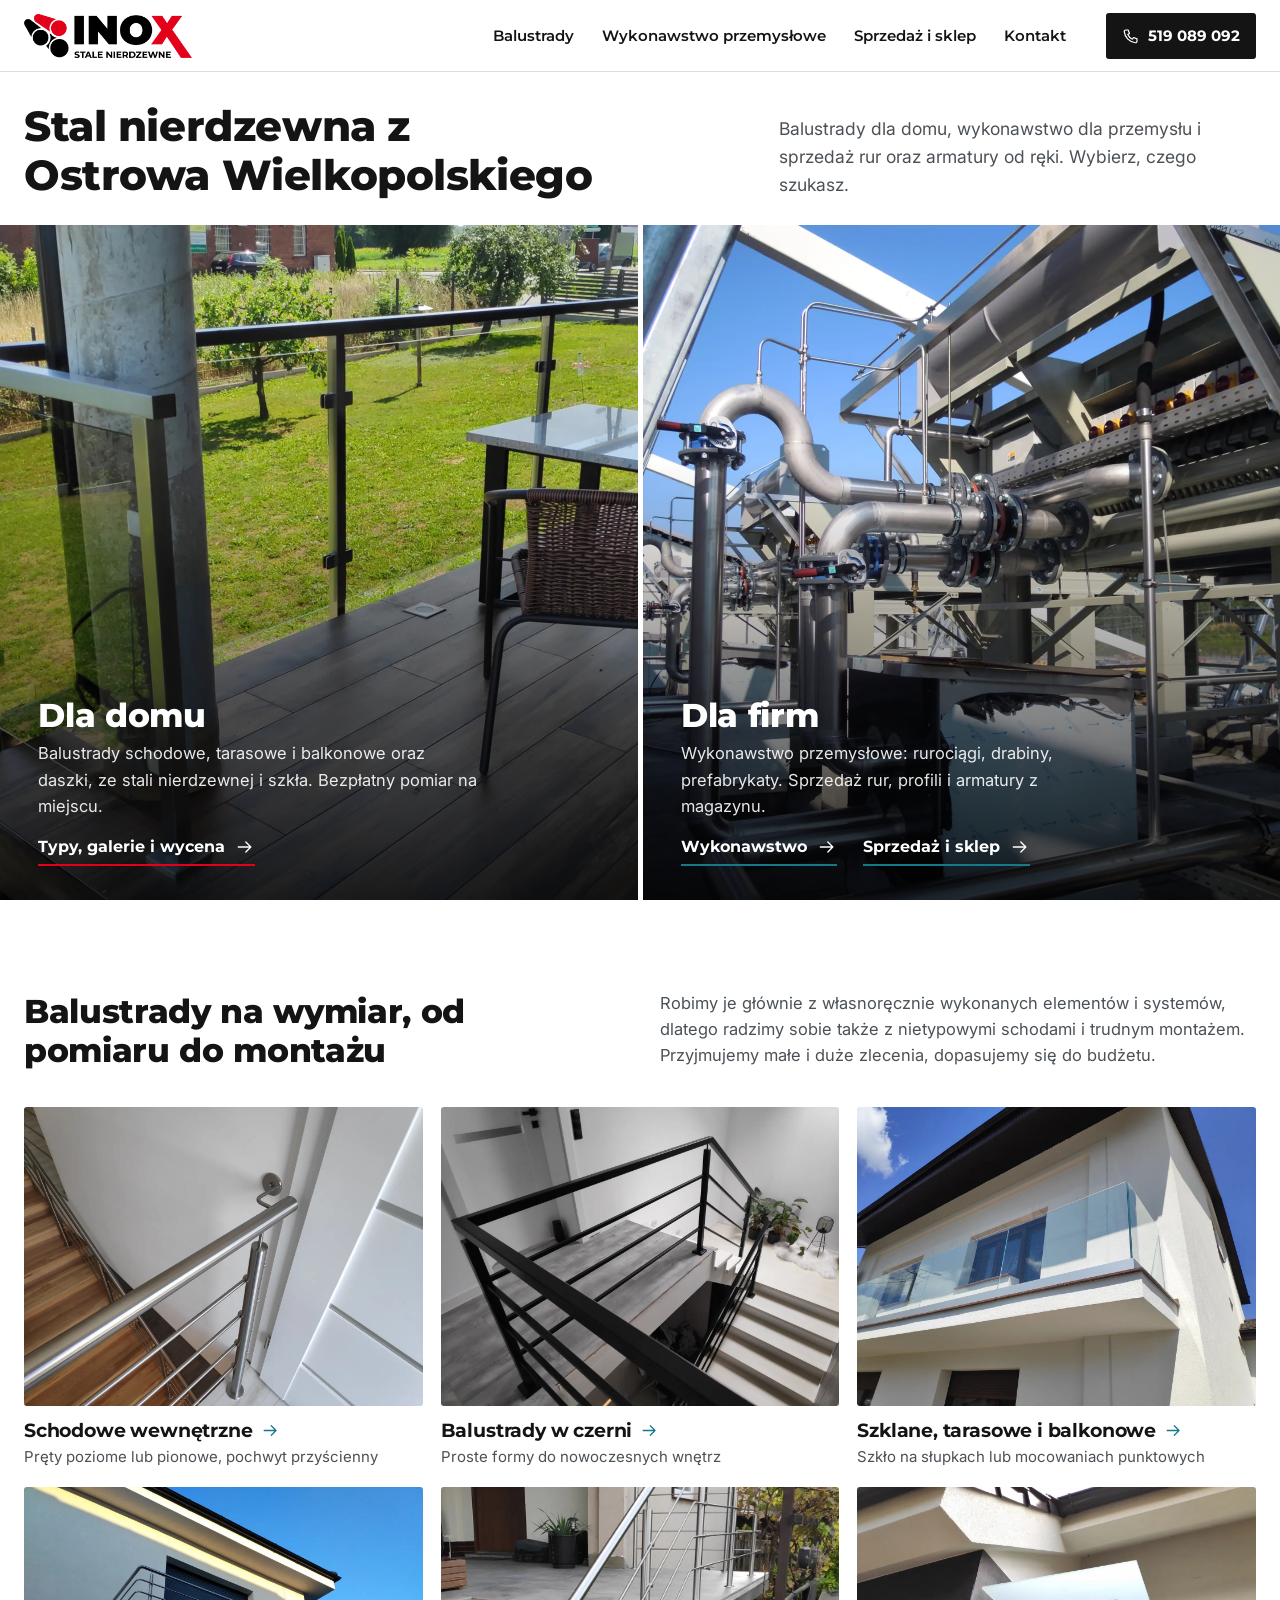
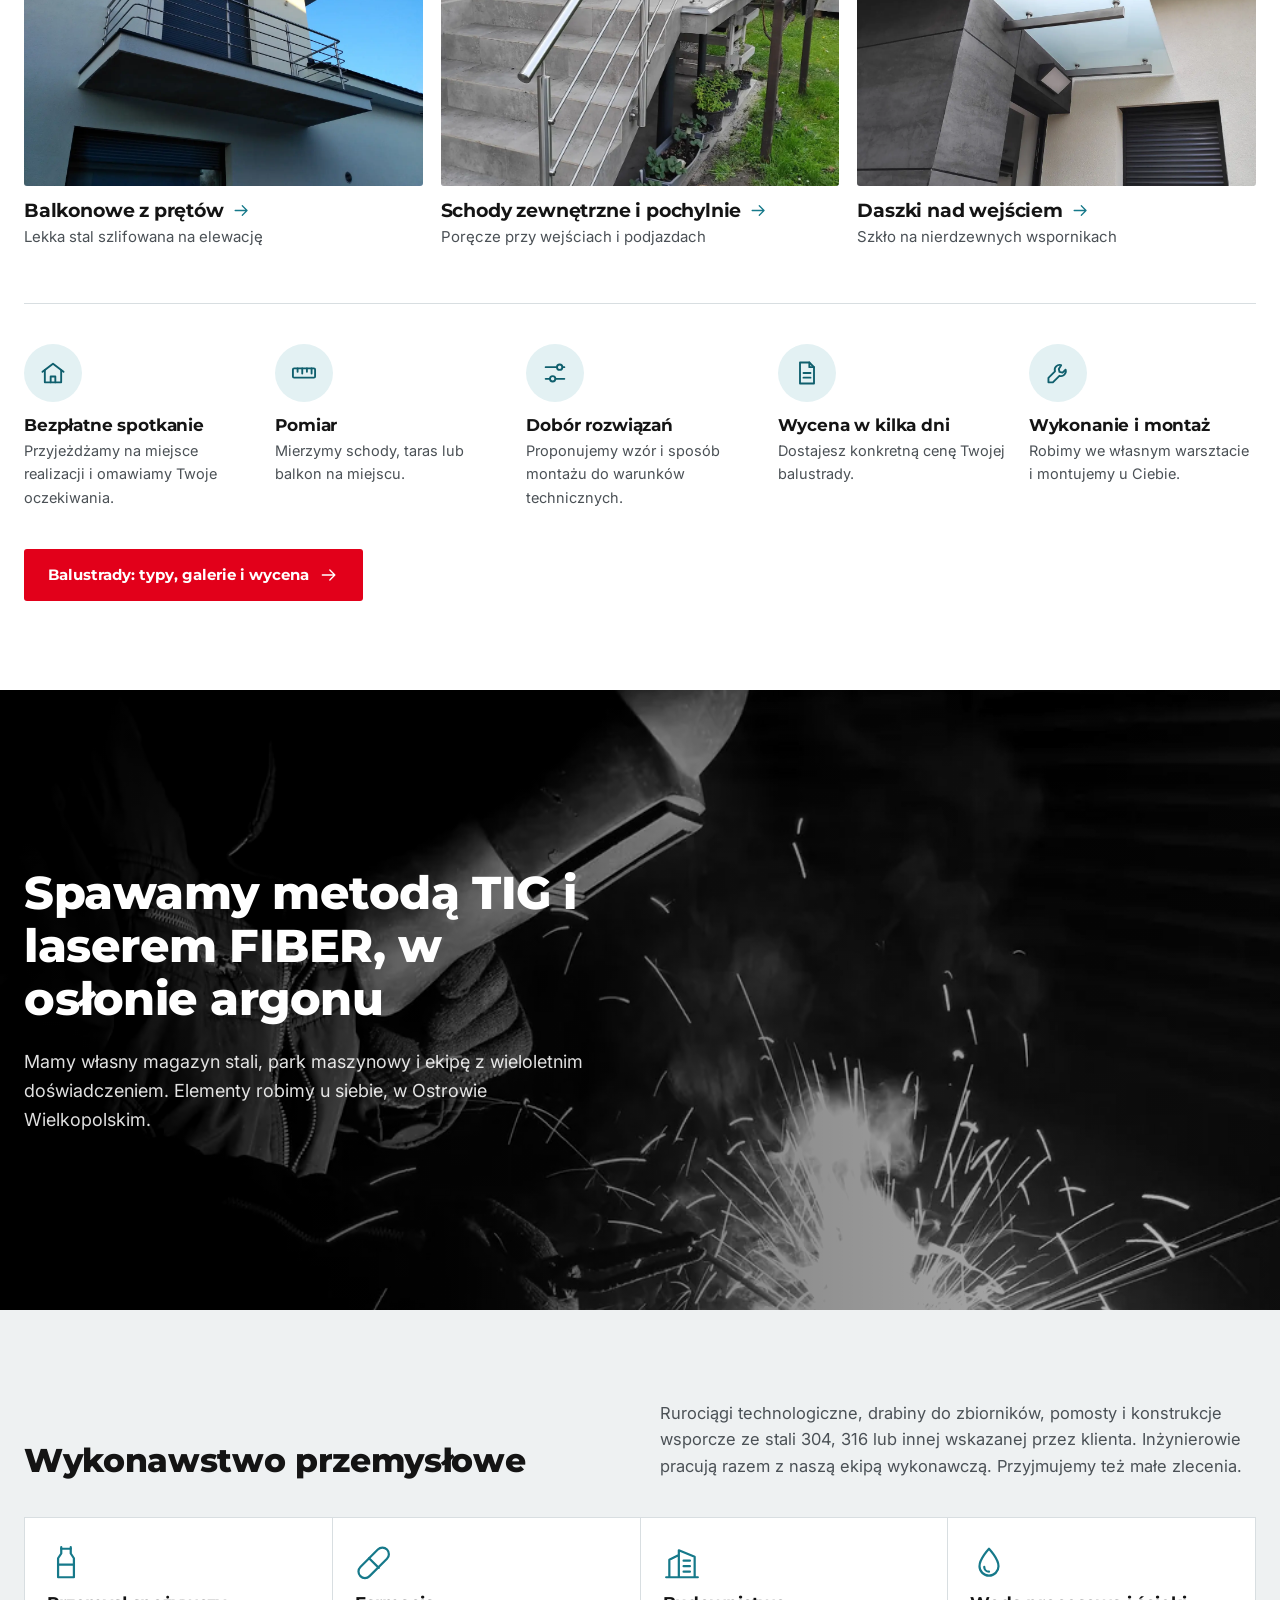
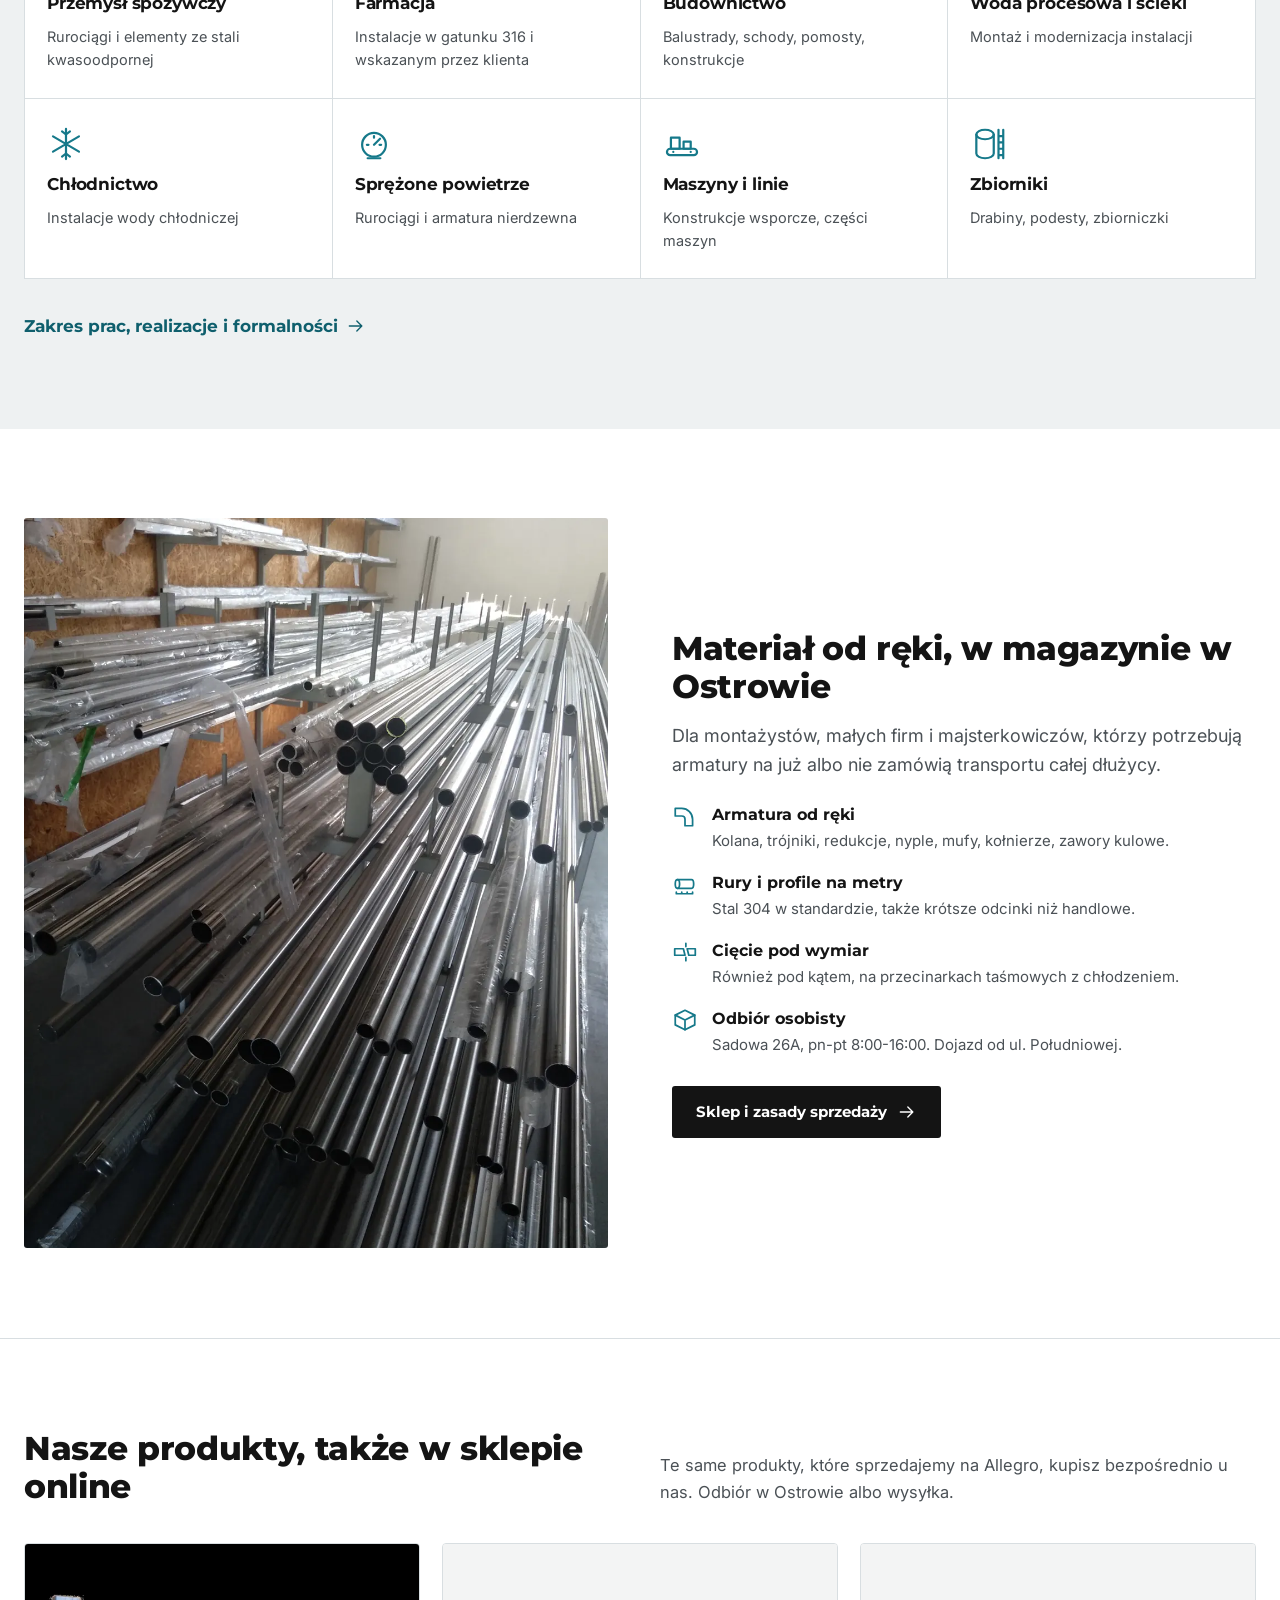
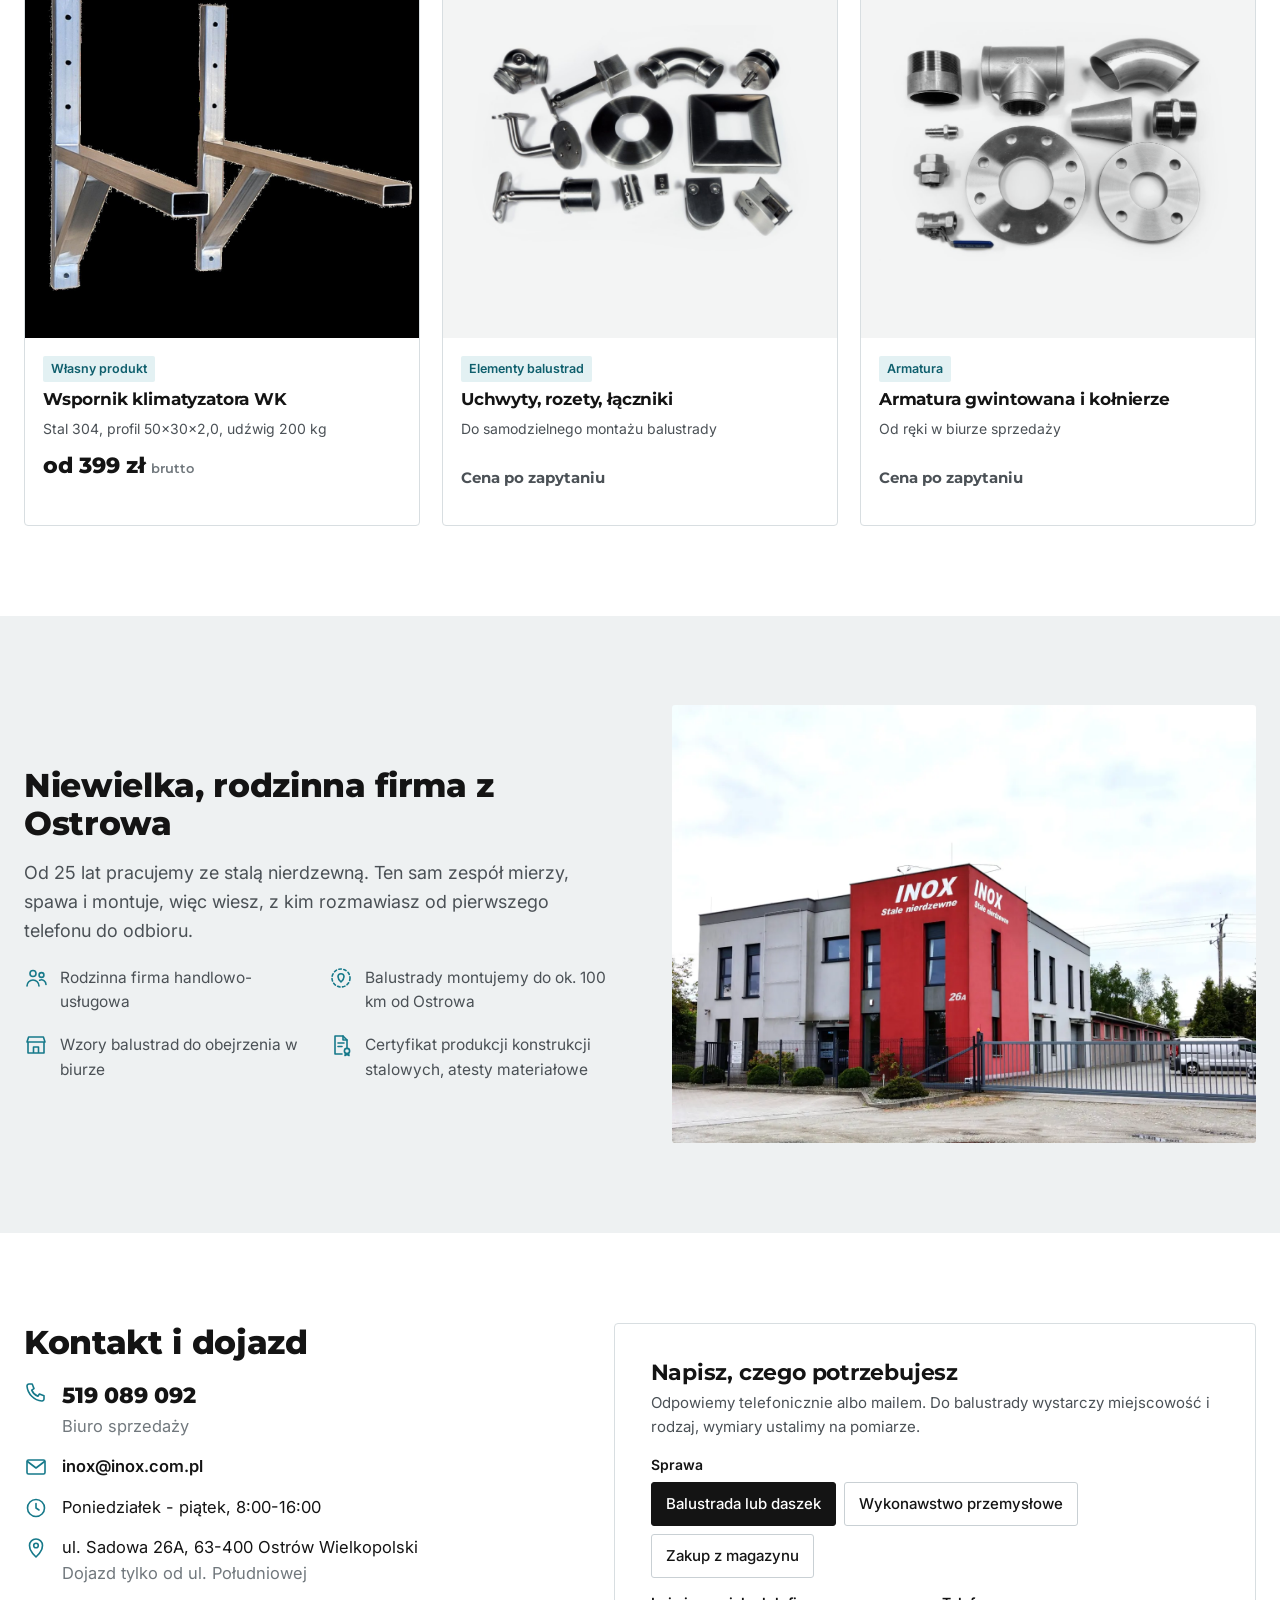
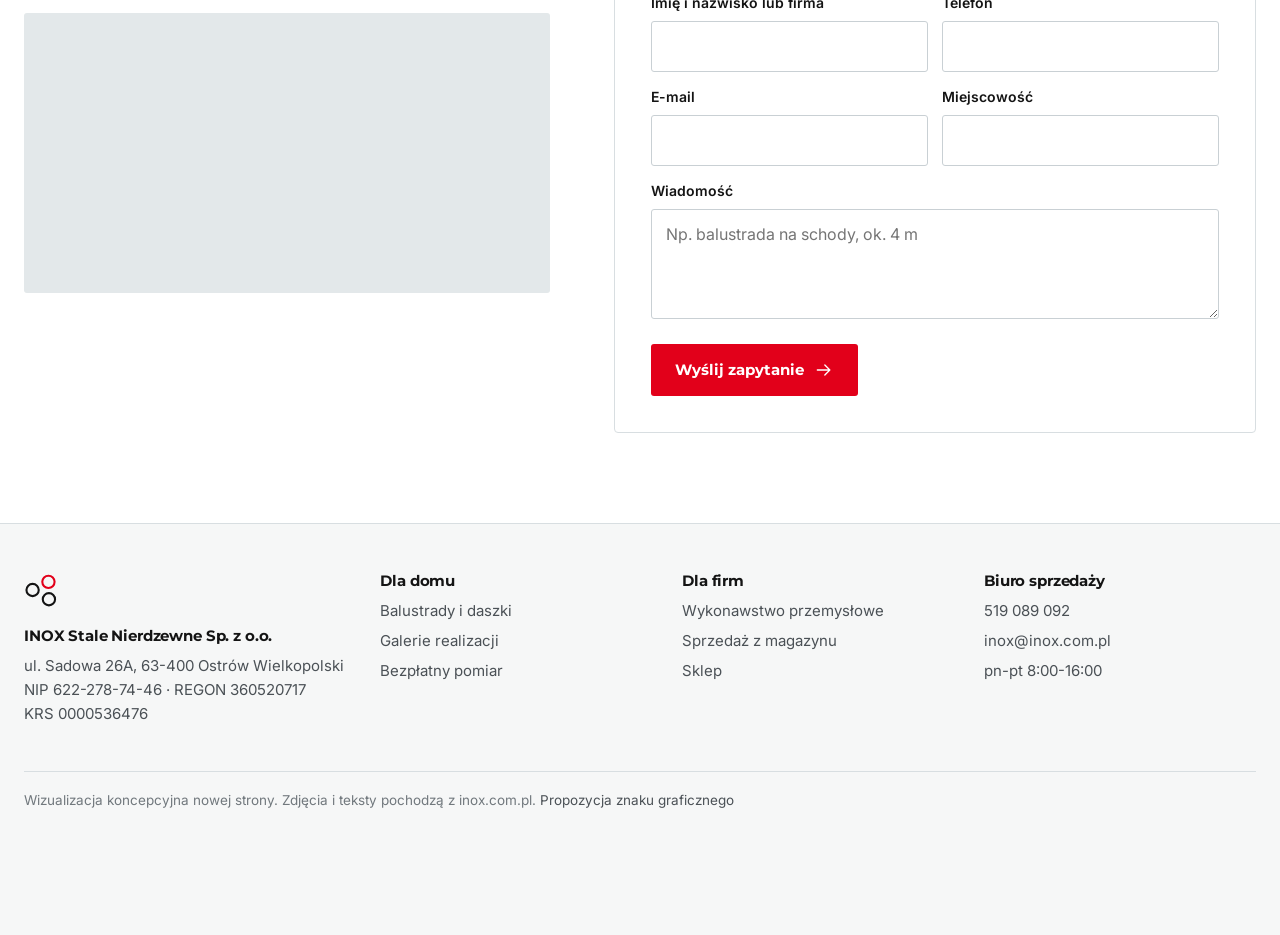
<file: index.html>
<!doctype html>
<html lang="pl">
<head>
<meta charset="utf-8">
<meta name="viewport" content="width=device-width, initial-scale=1">
<meta name="robots" content="noindex">
<title>INOX Stale Nierdzewne - balustrady, wykonawstwo, sprzedaż stali | Ostrów Wielkopolski</title>
<meta name="description" content="Balustrady ze stali nierdzewnej i szkła dla domu, wykonawstwo przemysłowe oraz sprzedaż rur, profili i armatury od ręki. Ostrów Wielkopolski, ul. Sadowa 26A.">
<link rel="icon" href="img/znak.svg" type="image/svg+xml">
<link rel="preconnect" href="https://fonts.googleapis.com"><link rel="preconnect" href="https://fonts.gstatic.com" crossorigin>
<link href="https://fonts.googleapis.com/css2?family=Inter:wght@400;500;600&family=Montserrat:wght@600;700;800&display=swap" rel="stylesheet">
<link rel="stylesheet" href="style.css">
</head>
<body>
<!-- Wizualizacja koncepcyjna nowej strony INOX Stale Nierdzewne. Teksty i zdjecia z inox.com.pl. -->
<header class="top"><div class="wrap">
  <a class="logo" href="index.html"><img src="img/logo.png" alt="INOX Stale Nierdzewne" width="168" height="44"></a>
  <nav class="nav" aria-label="Menu główne">
    <a href="balustrady.html">Balustrady</a>
    <a href="wykonawstwo.html">Wykonawstwo przemysłowe</a>
    <a href="sklep.html">Sprzedaż i sklep</a>
    <a href="#kontakt">Kontakt</a>
  </nav>
  <a class="top-tel" href="tel:+48519089092"><svg class="ico"><use href="icons.svg#i-phone"/></svg>519 089 092</a>
  <a class="tel-ico" href="tel:+48519089092" aria-label="Zadzwoń 519 089 092"><svg class="ico"><use href="icons.svg#i-phone"/></svg></a>
  <button class="burger" aria-label="Menu" aria-expanded="false"><svg class="ico"><use href="icons.svg#i-menu"/></svg></button>
</div></header>
<div class="panel">
  <a href="balustrady.html"><span>Balustrady<small>schodowe, tarasowe, balkonowe, daszki</small></span><svg class="ico"><use href="icons.svg#i-arrow"/></svg></a>
  <a href="wykonawstwo.html"><span>Wykonawstwo przemysłowe<small>rurociągi, drabiny, konstrukcje wsporcze</small></span><svg class="ico"><use href="icons.svg#i-arrow"/></svg></a>
  <a href="sklep.html"><span>Sprzedaż i sklep<small>rury na metry, armatura, elementy balustrad</small></span><svg class="ico"><use href="icons.svg#i-arrow"/></svg></a>
  <a href="#kontakt"><span>Kontakt i dojazd</span><svg class="ico"><use href="icons.svg#i-arrow"/></svg></a>
  <p class="pc">Biuro sprzedaży pn-pt 8:00-16:00<br><a href="tel:+48519089092">519 089 092</a> · <a href="mailto:inox@inox.com.pl">inox@inox.com.pl</a></p>
</div>

<main>
<section class="hero">
  <div class="hero-intro"><div class="wrap">
    <h1>Stal nierdzewna z Ostrowa Wielkopolskiego</h1>
    <p class="lead">Balustrady dla domu, wykonawstwo dla przemysłu i sprzedaż rur oraz armatury od ręki. Wybierz, czego szukasz.</p>
  </div></div>
  <div class="paths">
    <a class="path" href="balustrady.html">
      <img src="img/hero-taras.webp" alt="Balustrada ze stali nierdzewnej i szkła na tarasie domu" width="1800" height="1350">
      <div class="path-in">
        <h2>Dla domu</h2>
        <p>Balustrady schodowe, tarasowe i balkonowe oraz daszki, ze stali nierdzewnej i szkła. Bezpłatny pomiar na miejscu.</p>
        <span class="go">Typy, galerie i wycena <svg class="ico"><use href="icons.svg#i-arrow"/></svg></span>
      </div>
    </a>
    <div class="path path-firmy">
      <img src="img/hero-przemysl.webp" alt="Rurociągi technologiczne ze stali nierdzewnej wykonane przez INOX" width="1800" height="1350">
      <div class="path-in">
        <h2>Dla firm</h2>
        <p>Wykonawstwo przemysłowe: rurociągi, drabiny, prefabrykaty. Sprzedaż rur, profili i armatury z magazynu.</p>
        <div class="path-links">
          <a href="wykonawstwo.html"><span class="go">Wykonawstwo <svg class="ico"><use href="icons.svg#i-arrow"/></svg></span></a>
          <a href="sklep.html"><span class="go">Sprzedaż i sklep <svg class="ico"><use href="icons.svg#i-arrow"/></svg></span></a>
        </div>
      </div>
    </div>
  </div>
</section>

<section class="sec" id="balustrady">
  <div class="wrap">
    <div class="sec-head">
      <h2>Balustrady na wymiar, od pomiaru do montażu</h2>
      <p>Robimy je głównie z własnoręcznie wykonanych elementów i systemów, dlatego radzimy sobie także z nietypowymi schodami i trudnym montażem. Przyjmujemy małe i duże zlecenia, dopasujemy się do budżetu.</p>
    </div>
    <div class="types">
      <a class="type" href="balustrady.html#schodowe"><figure><img src="img/b-sch1.webp" alt="Balustrada schodowa wewnętrzna ze stali nierdzewnej" loading="lazy" width="1400" height="1050"></figure><h3>Schodowe wewnętrzne <svg class="ico"><use href="icons.svg#i-arrow"/></svg></h3><p>Pręty poziome lub pionowe, pochwyt przyścienny</p></a>
      <a class="type" href="balustrady.html#czarne"><figure><img src="img/b-cz2.webp" alt="Czarna balustrada schodowa" loading="lazy" width="1400" height="1050"></figure><h3>Balustrady w czerni <svg class="ico"><use href="icons.svg#i-arrow"/></svg></h3><p>Proste formy do nowoczesnych wnętrz</p></a>
      <a class="type" href="balustrady.html#szklane"><figure><img src="img/balkon-szklo.webp" alt="Szklana balustrada balkonowa" loading="lazy" width="1400" height="1050"></figure><h3>Szklane, tarasowe i balkonowe <svg class="ico"><use href="icons.svg#i-arrow"/></svg></h3><p>Szkło na słupkach lub mocowaniach punktowych</p></a>
      <a class="type" href="balustrady.html#balkonowe"><figure><img src="img/b-pr1.webp" alt="Balustrada balkonowa ze stali nierdzewnej z prętami" loading="lazy" width="1400" height="1050"></figure><h3>Balkonowe z prętów <svg class="ico"><use href="icons.svg#i-arrow"/></svg></h3><p>Lekka stal szlifowana na elewację</p></a>
      <a class="type" href="balustrady.html#zewnetrzne"><figure><img src="img/schody-zewn.webp" alt="Poręcz nierdzewna przy schodach zewnętrznych" loading="lazy" width="1050" height="1400" style="object-position:50% 35%"></figure><h3>Schody zewnętrzne i pochylnie <svg class="ico"><use href="icons.svg#i-arrow"/></svg></h3><p>Poręcze przy wejściach i podjazdach</p></a>
      <a class="type" href="balustrady.html#daszki"><figure><img src="img/b-da2.webp" alt="Daszek szklany nad wejściem" loading="lazy" width="1400" height="1050"></figure><h3>Daszki nad wejściem <svg class="ico"><use href="icons.svg#i-arrow"/></svg></h3><p>Szkło na nierdzewnych wspornikach</p></a>
    </div>
    <div class="steps">
      <div class="step"><div class="ib"><svg class="ico"><use href="icons.svg#i-meet"/></svg></div><h3>Bezpłatne spotkanie</h3><p>Przyjeżdżamy na miejsce realizacji i omawiamy Twoje oczekiwania.</p></div>
      <div class="step"><div class="ib"><svg class="ico"><use href="icons.svg#i-measure"/></svg></div><h3>Pomiar</h3><p>Mierzymy schody, taras lub balkon na miejscu.</p></div>
      <div class="step"><div class="ib"><svg class="ico"><use href="icons.svg#i-sliders"/></svg></div><h3>Dobór rozwiązań</h3><p>Proponujemy wzór i sposób montażu do warunków technicznych.</p></div>
      <div class="step"><div class="ib"><svg class="ico"><use href="icons.svg#i-doc"/></svg></div><h3>Wycena w kilka dni</h3><p>Dostajesz konkretną cenę Twojej balustrady.</p></div>
      <div class="step"><div class="ib"><svg class="ico"><use href="icons.svg#i-wrench"/></svg></div><h3>Wykonanie i montaż</h3><p>Robimy we własnym warsztacie i montujemy u Ciebie.</p></div>
    </div>
    <p style="margin:40px 0 0"><a class="btn btn-red" href="balustrady.html">Balustrady: typy, galerie i wycena <svg class="ico"><use href="icons.svg#i-arrow"/></svg></a></p>
  </div>
</section>

<section class="band">
  <img src="img/spawanie.webp" alt="Spawanie stali nierdzewnej" loading="lazy" width="1000" height="750">
  <div class="wrap">
    <h2>Spawamy metodą TIG i laserem FIBER, w osłonie argonu</h2>
    <p>Mamy własny magazyn stali, park maszynowy i ekipę z wieloletnim doświadczeniem. Elementy robimy u siebie, w Ostrowie Wielkopolskim.</p>
  </div>
</section>

<section class="sec sec-steel" id="wykonawstwo">
  <div class="wrap">
    <div class="sec-head">
      <h2>Wykonawstwo przemysłowe</h2>
      <p>Rurociągi technologiczne, drabiny do zbiorników, pomosty i konstrukcje wsporcze ze stali 304, 316 lub innej wskazanej przez klienta. Inżynierowie pracują razem z naszą ekipą wykonawczą. Przyjmujemy też małe zlecenia.</p>
    </div>
    <!-- Lista branz: spozywcza, farmacja, budownictwo z briefu klientki; pozostale wynikaja z uslug na inox.com.pl. Do potwierdzenia. -->
    <div class="inds">
      <div class="ind"><svg class="ico"><use href="icons.svg#i-food"/></svg><h3>Przemysł spożywczy</h3><p>Rurociągi i elementy ze stali kwasoodpornej</p></div>
      <div class="ind"><svg class="ico"><use href="icons.svg#i-pharma"/></svg><h3>Farmacja</h3><p>Instalacje w gatunku 316 i wskazanym przez klienta</p></div>
      <div class="ind"><svg class="ico"><use href="icons.svg#i-build"/></svg><h3>Budownictwo</h3><p>Balustrady, schody, pomosty, konstrukcje</p></div>
      <div class="ind"><svg class="ico"><use href="icons.svg#i-water"/></svg><h3>Woda procesowa i ścieki</h3><p>Montaż i modernizacja instalacji</p></div>
      <div class="ind"><svg class="ico"><use href="icons.svg#i-cold"/></svg><h3>Chłodnictwo</h3><p>Instalacje wody chłodniczej</p></div>
      <div class="ind"><svg class="ico"><use href="icons.svg#i-air"/></svg><h3>Sprężone powietrze</h3><p>Rurociągi i armatura nierdzewna</p></div>
      <div class="ind"><svg class="ico"><use href="icons.svg#i-line"/></svg><h3>Maszyny i linie</h3><p>Konstrukcje wsporcze, części maszyn</p></div>
      <div class="ind"><svg class="ico"><use href="icons.svg#i-tank"/></svg><h3>Zbiorniki</h3><p>Drabiny, podesty, zbiorniczki</p></div>
    </div>
    <p style="margin:34px 0 0"><a class="link" href="wykonawstwo.html">Zakres prac, realizacje i formalności <svg class="ico"><use href="icons.svg#i-arrow"/></svg></a></p>
  </div>
</section>

<section class="sec" id="sprzedaz">
  <div class="wrap">
    <div class="split">
      <figure class="split-foto tall"><img src="img/magazyn-rury.webp" alt="Rury ze stali nierdzewnej w magazynie INOX" loading="lazy" width="1050" height="1400"></figure>
      <div>
        <h2>Materiał od ręki, w magazynie w Ostrowie</h2>
        <p class="lead">Dla montażystów, małych firm i majsterkowiczów, którzy potrzebują armatury na już albo nie zamówią transportu całej dłużycy.</p>
        <ul class="ilist">
          <li><svg class="ico"><use href="icons.svg#i-elbow"/></svg><div><b>Armatura od ręki</b><span>Kolana, trójniki, redukcje, nyple, mufy, kołnierze, zawory kulowe.</span></div></li>
          <li><svg class="ico"><use href="icons.svg#i-pipe"/></svg><div><b>Rury i profile na metry</b><span>Stal 304 w standardzie, także krótsze odcinki niż handlowe.</span></div></li>
          <li><svg class="ico"><use href="icons.svg#i-cut"/></svg><div><b>Cięcie pod wymiar</b><span>Również pod kątem, na przecinarkach taśmowych z chłodzeniem.</span></div></li>
          <li><svg class="ico"><use href="icons.svg#i-box"/></svg><div><b>Odbiór osobisty</b><span>Sadowa 26A, pn-pt 8:00-16:00. Dojazd od ul. Południowej.</span></div></li>
        </ul>
        <a class="btn btn-ink" href="sklep.html">Sklep i zasady sprzedaży <svg class="ico"><use href="icons.svg#i-arrow"/></svg></a>
      </div>
    </div>
  </div>
</section>

<hr class="sep">

<section class="sec" id="sklep">
  <div class="wrap">
    <div class="sec-head">
      <h2>Nasze produkty, także w sklepie online</h2>
      <p>Te same produkty, które sprzedajemy na Allegro, kupisz bezpośrednio u nas. Odbiór w Ostrowie albo wysyłka.</p>
    </div>
    <div class="prods">
      <a class="prod" href="sklep.html" style="text-decoration:none;color:inherit"><figure><img src="img/wspornik.jpg" alt="Wspornik klimatyzatora ze stali nierdzewnej" loading="lazy" width="1000" height="1000"></figure><div class="prod-in"><span class="badge">Własny produkt</span><h3>Wspornik klimatyzatora WK</h3><p class="spec">Stal 304, profil 50x30x2,0, udźwig 200 kg</p><p class="price">od 399 zł <small>brutto</small></p></div></a>
      <a class="prod" href="sklep.html" style="text-decoration:none;color:inherit"><figure class="pack"><img src="img/elementy-packshot.jpg" alt="Elementy balustrad ze stali nierdzewnej" loading="lazy" width="1000" height="667"></figure><div class="prod-in"><span class="badge">Elementy balustrad</span><h3>Uchwyty, rozety, łączniki</h3><p class="spec">Do samodzielnego montażu balustrady</p><p class="ask">Cena po zapytaniu</p></div></a>
      <a class="prod" href="sklep.html" style="text-decoration:none;color:inherit"><figure class="pack"><img src="img/armatura-packshot.jpg" alt="Armatura nierdzewna gwintowana i kołnierze" loading="lazy" width="1000" height="667"></figure><div class="prod-in"><span class="badge">Armatura</span><h3>Armatura gwintowana i kołnierze</h3><p class="spec">Od ręki w biurze sprzedaży</p><p class="ask">Cena po zapytaniu</p></div></a>
    </div>
  </div>
</section>

<section class="sec sec-steel" id="o-firmie">
  <div class="wrap">
    <div class="split rev">
      <figure class="split-foto"><img src="img/siedziba.webp" alt="Siedziba INOX Stale Nierdzewne przy ul. Sadowej 26A w Ostrowie Wielkopolskim" loading="lazy" width="1400" height="1050"></figure>
      <div>
        <h2>Niewielka, rodzinna firma z Ostrowa</h2>
        <p class="lead">Od 25 lat pracujemy ze stalą nierdzewną. Ten sam zespół mierzy, spawa i montuje, więc wiesz, z kim rozmawiasz od pierwszego telefonu do odbioru.</p>
        <ul class="facts">
          <li><svg class="ico"><use href="icons.svg#i-family"/></svg>Rodzinna firma handlowo-usługowa</li>
          <li><svg class="ico"><use href="icons.svg#i-route"/></svg>Balustrady montujemy do ok. 100 km od Ostrowa</li>
          <li><svg class="ico"><use href="icons.svg#i-store"/></svg>Wzory balustrad do obejrzenia w biurze</li>
          <li><svg class="ico"><use href="icons.svg#i-cert"/></svg>Certyfikat produkcji konstrukcji stalowych, atesty materiałowe</li>
        </ul>
      </div>
    </div>
  </div>
</section>

<section class="sec" id="kontakt">
  <div class="wrap contact">
    <div>
      <h2>Kontakt i dojazd</h2>
      <ul class="cdata">
        <li><svg class="ico"><use href="icons.svg#i-phone"/></svg><div><a class="big" href="tel:+48519089092">519 089 092</a><br><span class="muted">Biuro sprzedaży</span></div></li>
        <li><svg class="ico"><use href="icons.svg#i-mail"/></svg><a href="mailto:inox@inox.com.pl">inox@inox.com.pl</a></li>
        <li><svg class="ico"><use href="icons.svg#i-clock"/></svg><span>Poniedziałek - piątek, 8:00-16:00</span></li>
        <li><svg class="ico"><use href="icons.svg#i-pin"/></svg><span>ul. Sadowa 26A, 63-400 Ostrów Wielkopolski<br><span class="muted">Dojazd tylko od ul. Południowej</span></span></li>
      </ul>
      <iframe class="map" title="Mapa dojazdu do INOX, ul. Sadowa 26A" loading="lazy" src="https://www.openstreetmap.org/export/embed.html?bbox=17.8035%2C51.6221%2C17.8235%2C51.6301&amp;layer=mapnik&amp;marker=51.62610%2C17.81351"></iframe>
    </div>
    <form class="form" novalidate>
      <h3>Napisz, czego potrzebujesz</h3>
      <p>Odpowiemy telefonicznie albo mailem. Do balustrady wystarczy miejscowość i rodzaj, wymiary ustalimy na pomiarze.</p>
      <div class="f-grid">
        <div class="full"><label>Sprawa</label>
          <div class="chips">
            <label><input type="radio" name="typ" value="balustrada" checked><span>Balustrada lub daszek</span></label>
            <label><input type="radio" name="typ" value="przemysl"><span>Wykonawstwo przemysłowe</span></label>
            <label><input type="radio" name="typ" value="zakup"><span>Zakup z magazynu</span></label>
          </div>
        </div>
        <div><label for="f-imie">Imię i nazwisko lub firma</label><input id="f-imie" name="imie" autocomplete="name"></div>
        <div><label for="f-tel">Telefon</label><input id="f-tel" name="tel" type="tel" autocomplete="tel"></div>
        <div><label for="f-mail">E-mail</label><input id="f-mail" name="mail" type="email" autocomplete="email"></div>
        <div><label for="f-miasto">Miejscowość</label><input id="f-miasto" name="miasto"></div>
        <div class="full"><label for="f-msg">Wiadomość</label><textarea id="f-msg" name="msg" placeholder="Np. balustrada na schody, ok. 4 m"></textarea></div>
      </div>
      <button class="btn btn-red" type="submit">Wyślij zapytanie <svg class="ico"><use href="icons.svg#i-arrow"/></svg></button>
      <div class="f-ok" role="status"></div>
    </form>
  </div>
</section>
</main>

<footer class="foot">
  <div class="wrap">
    <div>
      <svg class="znak-mini" viewBox="0 0 112 120" aria-hidden="true"><use href="icons.svg#znak"/></svg>
      <h4>INOX Stale Nierdzewne Sp. z o.o.</h4>
      <p>ul. Sadowa 26A, 63-400 Ostrów Wielkopolski<br>NIP 622-278-74-46 · REGON 360520717<br>KRS 0000536476</p>
    </div>
    <div><h4>Dla domu</h4><ul><li><a href="balustrady.html">Balustrady i daszki</a></li><li><a href="balustrady.html#galerie">Galerie realizacji</a></li><li><a href="balustrady.html#wycena">Bezpłatny pomiar</a></li></ul></div>
    <div><h4>Dla firm</h4><ul><li><a href="wykonawstwo.html">Wykonawstwo przemysłowe</a></li><li><a href="sklep.html">Sprzedaż z magazynu</a></li><li><a href="sklep.html#produkty">Sklep</a></li></ul></div>
    <div><h4>Biuro sprzedaży</h4><ul><li><a href="tel:+48519089092">519 089 092</a></li><li><a href="mailto:inox@inox.com.pl">inox@inox.com.pl</a></li><li>pn-pt 8:00-16:00</li></ul></div>
    <p class="koncept">Wizualizacja koncepcyjna nowej strony. Zdjęcia i teksty pochodzą z inox.com.pl. <a href="znak.html">Propozycja znaku graficznego</a></p>
  </div>
</footer>

<div class="mob">
  <a class="btn btn-ink" href="tel:+48519089092"><svg class="ico"><use href="icons.svg#i-phone"/></svg>Zadzwoń</a>
  <a class="btn btn-red" href="#kontakt">Napisz do nas</a>
</div>
<script src="app.js"></script>
</body>
</html>
</file>
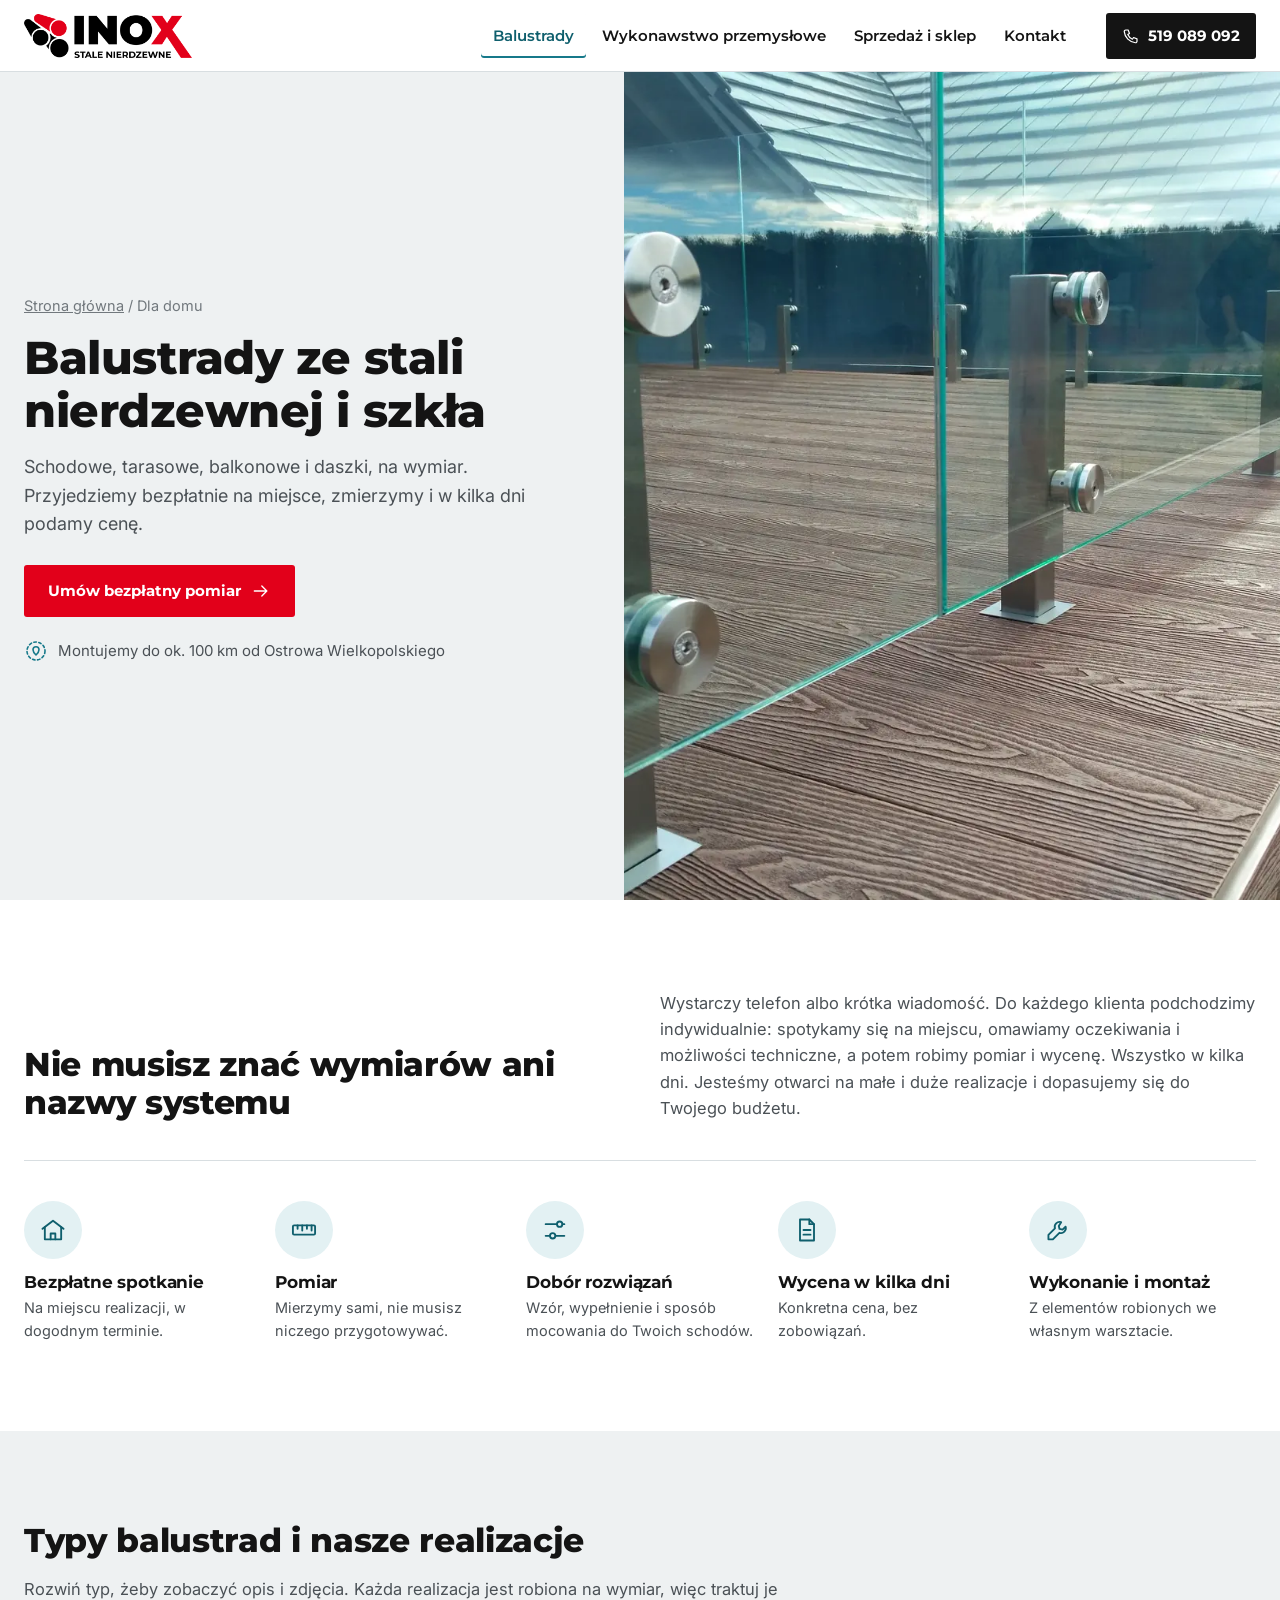
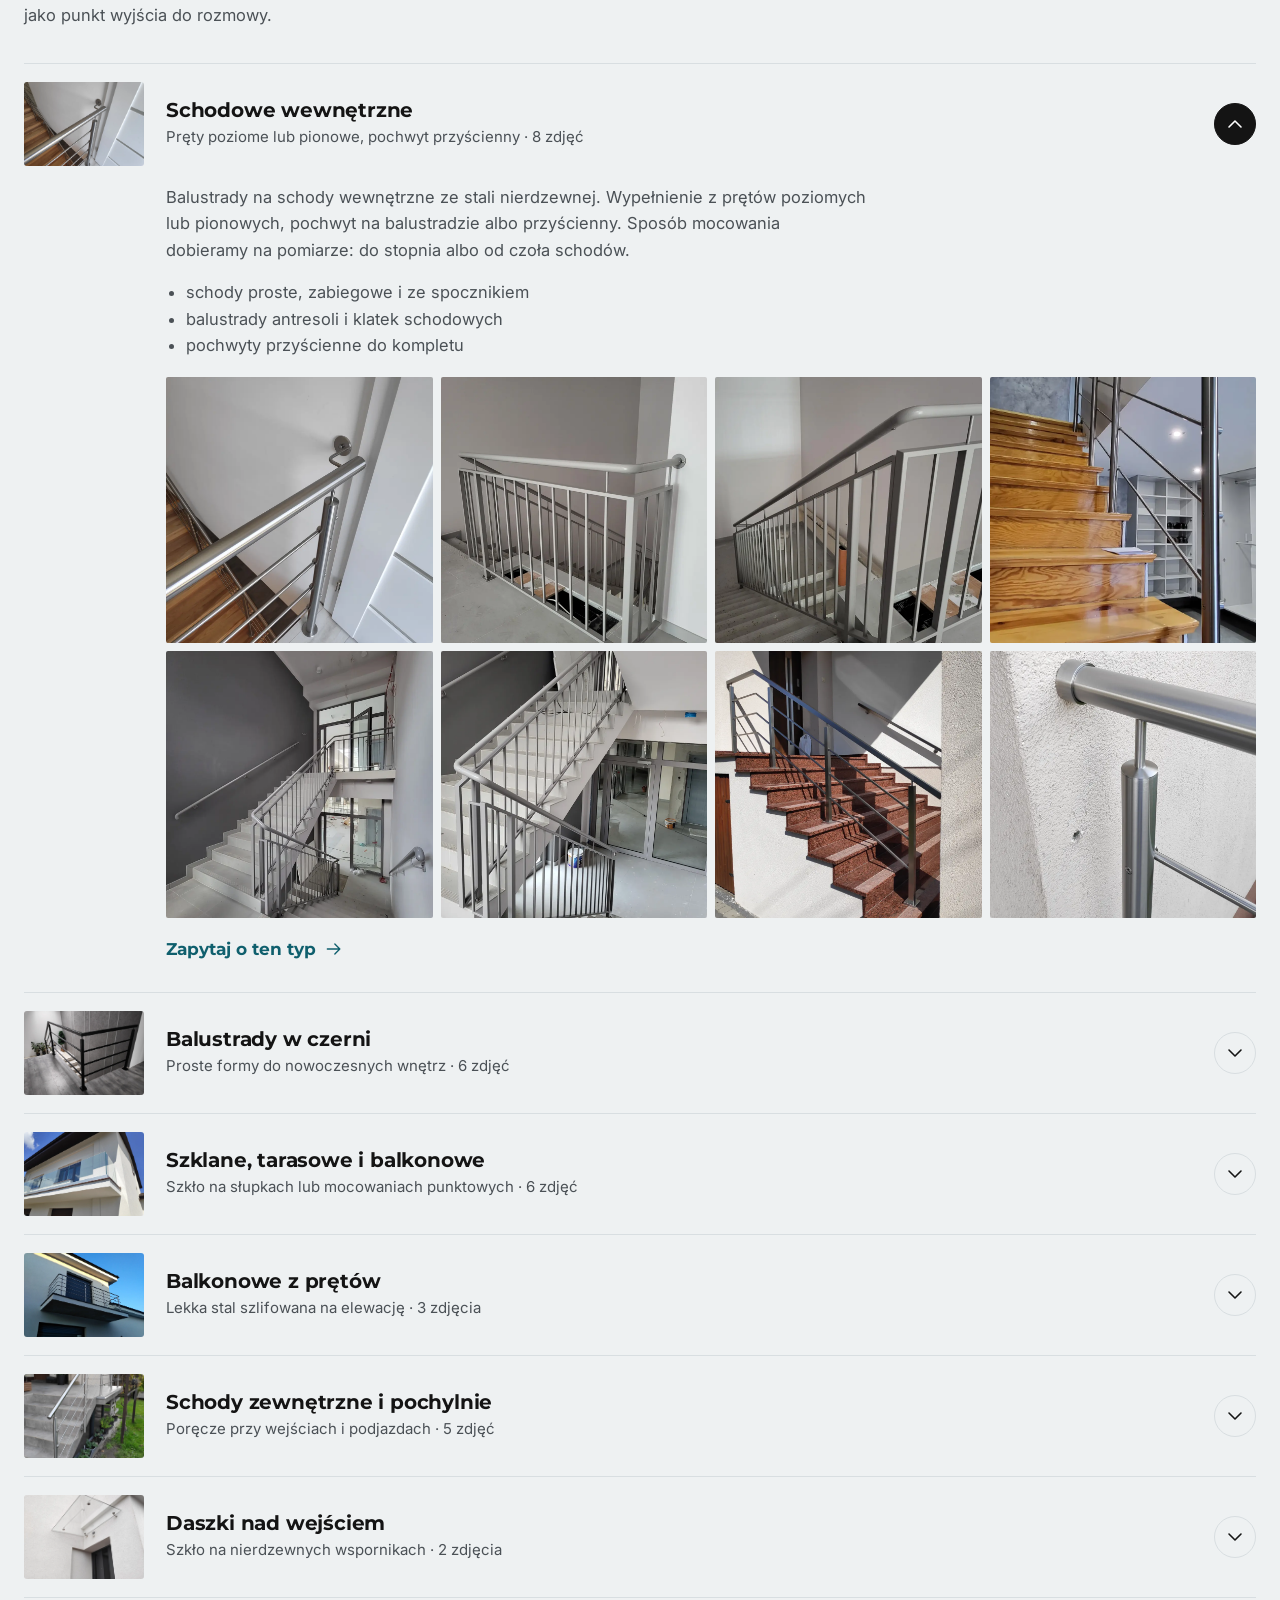
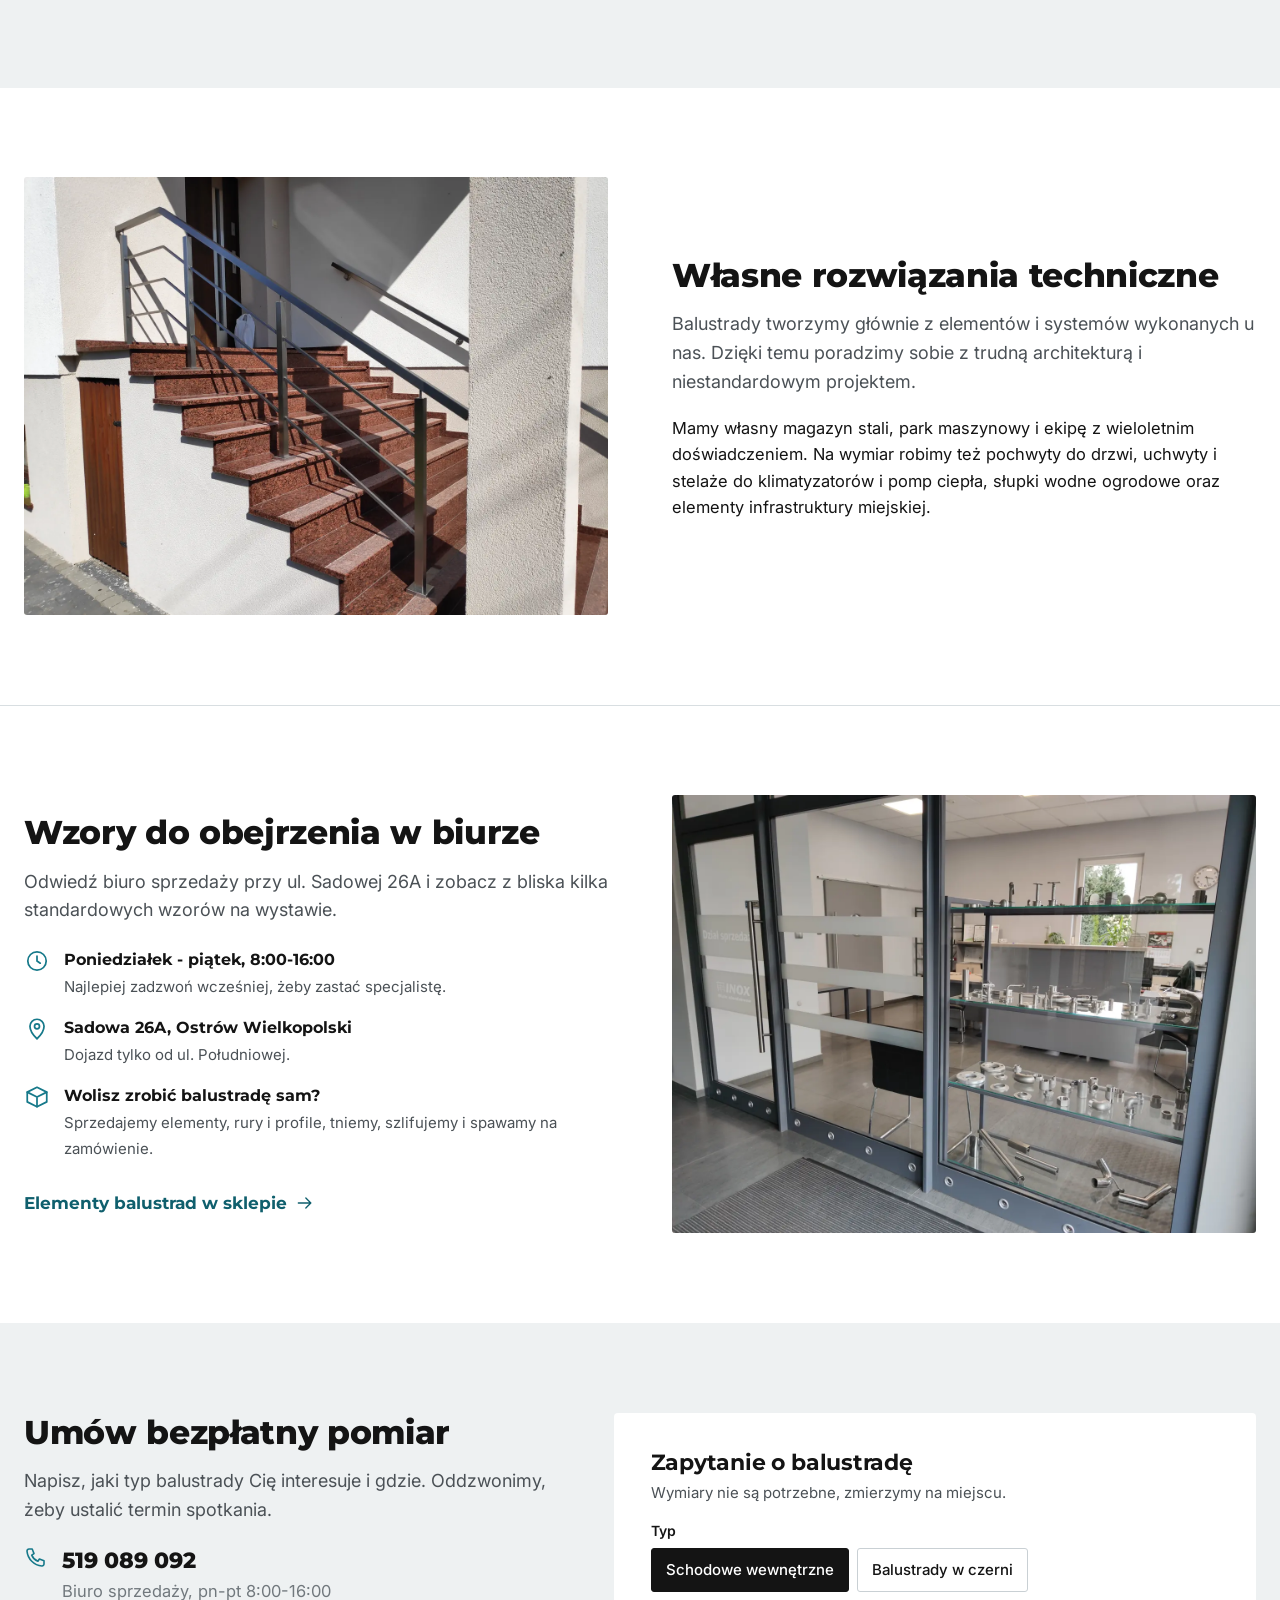
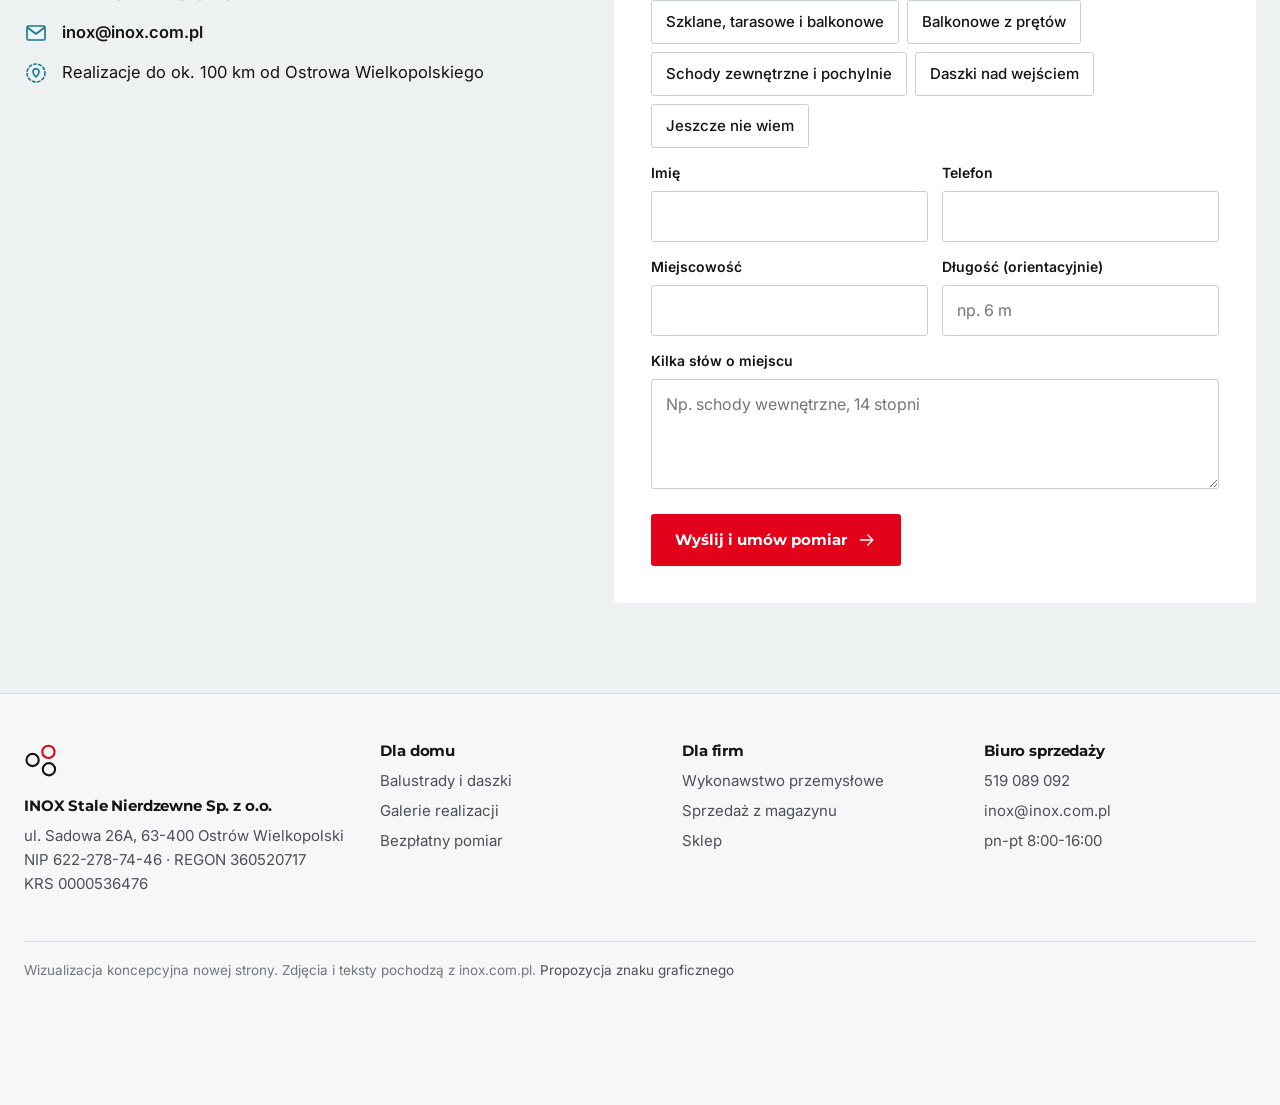
<file: balustrady.html>
<!doctype html>
<html lang="pl">
<head>
<meta charset="utf-8">
<meta name="viewport" content="width=device-width, initial-scale=1">
<meta name="robots" content="noindex">
<title>Balustrady ze stali nierdzewnej i szkła - schodowe, tarasowe, balkonowe | INOX Ostrów Wlkp.</title>
<meta name="description" content="Balustrady schodowe, tarasowe i balkonowe oraz daszki ze stali nierdzewnej i szkła. Bezpłatne spotkanie i pomiar na miejscu, wycena w kilka dni. Do ok. 100 km od Ostrowa Wielkopolskiego.">
<link rel="icon" href="img/znak.svg" type="image/svg+xml">
<link rel="preconnect" href="https://fonts.googleapis.com"><link rel="preconnect" href="https://fonts.gstatic.com" crossorigin>
<link href="https://fonts.googleapis.com/css2?family=Inter:wght@400;500;600&family=Montserrat:wght@600;700;800&display=swap" rel="stylesheet">
<link rel="stylesheet" href="style.css">
</head>
<body>
<!-- Wizualizacja koncepcyjna nowej strony INOX Stale Nierdzewne. Teksty i zdjecia z inox.com.pl. -->
<header class="top"><div class="wrap">
  <a class="logo" href="index.html"><img src="img/logo.png" alt="INOX Stale Nierdzewne" width="168" height="44"></a>
  <nav class="nav" aria-label="Menu główne">
    <a href="balustrady.html" class="on">Balustrady</a>
    <a href="wykonawstwo.html">Wykonawstwo przemysłowe</a>
    <a href="sklep.html">Sprzedaż i sklep</a>
    <a href="#kontakt">Kontakt</a>
  </nav>
  <a class="top-tel" href="tel:+48519089092"><svg class="ico"><use href="icons.svg#i-phone"/></svg>519 089 092</a>
  <a class="tel-ico" href="tel:+48519089092" aria-label="Zadzwoń 519 089 092"><svg class="ico"><use href="icons.svg#i-phone"/></svg></a>
  <button class="burger" aria-label="Menu" aria-expanded="false"><svg class="ico"><use href="icons.svg#i-menu"/></svg></button>
</div></header>
<div class="panel">
  <a href="index.html"><span>Strona główna</span><svg class="ico"><use href="icons.svg#i-arrow"/></svg></a>
  <a href="balustrady.html"><span>Balustrady<small>schodowe, tarasowe, balkonowe, daszki</small></span><svg class="ico"><use href="icons.svg#i-arrow"/></svg></a>
  <a href="wykonawstwo.html"><span>Wykonawstwo przemysłowe<small>rurociągi, drabiny, konstrukcje wsporcze</small></span><svg class="ico"><use href="icons.svg#i-arrow"/></svg></a>
  <a href="sklep.html"><span>Sprzedaż i sklep<small>rury na metry, armatura, elementy balustrad</small></span><svg class="ico"><use href="icons.svg#i-arrow"/></svg></a>
  <a href="#kontakt"><span>Kontakt</span><svg class="ico"><use href="icons.svg#i-arrow"/></svg></a>
  <p class="pc">Biuro sprzedaży pn-pt 8:00-16:00<br><a href="tel:+48519089092">519 089 092</a> · <a href="mailto:inox@inox.com.pl">inox@inox.com.pl</a></p>
</div>
<main>
<section class="phero">
  <div class="phero-txt">
    <p class="crumb"><a href="index.html">Strona główna</a> / Dla domu</p>
    <h1>Balustrady ze stali nierdzewnej i szkła</h1>
    <p class="lead">Schodowe, tarasowe, balkonowe i daszki, na wymiar. Przyjedziemy bezpłatnie na miejsce, zmierzymy i w kilka dni podamy cenę.</p>
    <div class="phero-cta"><a class="btn btn-red" href="#kontakt">Umów bezpłatny pomiar <svg class="ico"><use href="icons.svg#i-arrow"/></svg></a></div>
    <p class="phero-note"><svg class="ico"><use href="icons.svg#i-route"/></svg>Montujemy do ok. 100 km od Ostrowa Wielkopolskiego</p>
  </div>
  <figure class="phero-foto"><img src="img/b-sz1.webp" alt="Szklana balustrada na tarasie wykonana przez INOX" width="1400" height="1050"></figure>
</section>

<section class="sec">
  <div class="wrap">
    <div class="sec-head">
      <h2>Nie musisz znać wymiarów ani nazwy systemu</h2>
      <p>Wystarczy telefon albo krótka wiadomość. Do każdego klienta podchodzimy indywidualnie: spotykamy się na miejscu, omawiamy oczekiwania i możliwości techniczne, a potem robimy pomiar i wycenę. Wszystko w kilka dni. Jesteśmy otwarci na małe i duże realizacje i dopasujemy się do Twojego budżetu.</p>
    </div>
    <div class="steps" style="margin-top:0">
      <div class="step"><div class="ib"><svg class="ico"><use href="icons.svg#i-meet"/></svg></div><h3>Bezpłatne spotkanie</h3><p>Na miejscu realizacji, w dogodnym terminie.</p></div>
      <div class="step"><div class="ib"><svg class="ico"><use href="icons.svg#i-measure"/></svg></div><h3>Pomiar</h3><p>Mierzymy sami, nie musisz niczego przygotowywać.</p></div>
      <div class="step"><div class="ib"><svg class="ico"><use href="icons.svg#i-sliders"/></svg></div><h3>Dobór rozwiązań</h3><p>Wzór, wypełnienie i sposób mocowania do Twoich schodów.</p></div>
      <div class="step"><div class="ib"><svg class="ico"><use href="icons.svg#i-doc"/></svg></div><h3>Wycena w kilka dni</h3><p>Konkretna cena, bez zobowiązań.</p></div>
      <div class="step"><div class="ib"><svg class="ico"><use href="icons.svg#i-wrench"/></svg></div><h3>Wykonanie i montaż</h3><p>Z elementów robionych we własnym warsztacie.</p></div>
    </div>
  </div>
</section>

<section class="sec sec-steel" id="galerie">
  <div class="wrap">
    <div class="sec-one">
      <h2>Typy balustrad i nasze realizacje</h2>
      <p>Rozwiń typ, żeby zobaczyć opis i zdjęcia. Każda realizacja jest robiona na wymiar, więc traktuj je jako punkt wyjścia do rozmowy.</p>
    </div>
    <div class="acc">
      <details id="schodowe" open>
        <summary><img src="img/b-sch1.webp" alt="" loading="lazy"><div><h3>Schodowe wewnętrzne</h3><p>Pręty poziome lub pionowe, pochwyt przyścienny · 8 zdjęć</p></div><span class="tg"><svg class="ico"><use href="icons.svg#i-chev"/></svg></span></summary>
        <div class="acc-body">
          <p class="txt">Balustrady na schody wewnętrzne ze stali nierdzewnej. Wypełnienie z prętów poziomych lub pionowych, pochwyt na balustradzie albo przyścienny. Sposób mocowania dobieramy na pomiarze: do stopnia albo od czoła schodów.</p><ul><li>schody proste, zabiegowe i ze spocznikiem</li><li>balustrady antresoli i klatek schodowych</li><li>pochwyty przyścienne do kompletu</li></ul>
          <div class="gal" data-gal><button aria-label="Powiększ zdjęcie 1"><img src="img/b-sch1.webp" alt="Schodowe wewnętrzne - realizacja INOX" loading="lazy"></button><button aria-label="Powiększ zdjęcie 2"><img src="img/b-sch2.webp" alt="Schodowe wewnętrzne - realizacja INOX" loading="lazy"></button><button aria-label="Powiększ zdjęcie 3"><img src="img/b-sch3.webp" alt="Schodowe wewnętrzne - realizacja INOX" loading="lazy"></button><button aria-label="Powiększ zdjęcie 4"><img src="img/b-sch4.webp" alt="Schodowe wewnętrzne - realizacja INOX" loading="lazy"></button><button aria-label="Powiększ zdjęcie 5"><img src="img/b-sch5.webp" alt="Schodowe wewnętrzne - realizacja INOX" loading="lazy"></button><button aria-label="Powiększ zdjęcie 6"><img src="img/b-sch6.webp" alt="Schodowe wewnętrzne - realizacja INOX" loading="lazy"></button><button aria-label="Powiększ zdjęcie 7"><img src="img/b-sch7.webp" alt="Schodowe wewnętrzne - realizacja INOX" loading="lazy"></button><button aria-label="Powiększ zdjęcie 8"><img src="img/b-sch8.webp" alt="Schodowe wewnętrzne - realizacja INOX" loading="lazy"></button></div>
          <a class="link" href="#kontakt" data-typ="balustrada-schodowa">Zapytaj o ten typ <svg class="ico"><use href="icons.svg#i-arrow"/></svg></a>
        </div>
      </details>
      <details id="czarne">
        <summary><img src="img/b-cz1.webp" alt="" loading="lazy"><div><h3>Balustrady w czerni</h3><p>Proste formy do nowoczesnych wnętrz · 6 zdjęć</p></div><span class="tg"><svg class="ico"><use href="icons.svg#i-chev"/></svg></span></summary>
        <div class="acc-body">
          <p class="txt">Ta sama konstrukcja co w balustradach nierdzewnych, w kolorze czarnym. Proste słupki i poziome wypełnienie dobrze wyglądają przy jasnych ścianach i drewnianych stopniach.</p>
          <div class="gal" data-gal><button aria-label="Powiększ zdjęcie 1"><img src="img/b-cz1.webp" alt="Balustrady w czerni - realizacja INOX" loading="lazy"></button><button aria-label="Powiększ zdjęcie 2"><img src="img/b-cz2.webp" alt="Balustrady w czerni - realizacja INOX" loading="lazy"></button><button aria-label="Powiększ zdjęcie 3"><img src="img/b-cz3.webp" alt="Balustrady w czerni - realizacja INOX" loading="lazy"></button><button aria-label="Powiększ zdjęcie 4"><img src="img/b-cz4.webp" alt="Balustrady w czerni - realizacja INOX" loading="lazy"></button><button aria-label="Powiększ zdjęcie 5"><img src="img/b-cz5.webp" alt="Balustrady w czerni - realizacja INOX" loading="lazy"></button><button aria-label="Powiększ zdjęcie 6"><img src="img/b-cz6.webp" alt="Balustrady w czerni - realizacja INOX" loading="lazy"></button></div>
          <a class="link" href="#kontakt" data-typ="balustrada-czarna">Zapytaj o ten typ <svg class="ico"><use href="icons.svg#i-arrow"/></svg></a>
        </div>
      </details>
      <details id="szklane">
        <summary><img src="img/balkon-szklo.webp" alt="" loading="lazy"><div><h3>Szklane, tarasowe i balkonowe</h3><p>Szkło na słupkach lub mocowaniach punktowych · 6 zdjęć</p></div><span class="tg"><svg class="ico"><use href="icons.svg#i-chev"/></svg></span></summary>
        <div class="acc-body">
          <p class="txt">Szkło bezpieczne na słupkach nierdzewnych albo na mocowaniach punktowych. Na tarasy, balkony, portfenetry, antresole i schody. Nie zasłania widoku i łatwo je utrzymać w czystości.</p>
          <div class="gal" data-gal><button aria-label="Powiększ zdjęcie 1"><img src="img/balkon-szklo.webp" alt="Szklane, tarasowe i balkonowe - realizacja INOX" loading="lazy"></button><button aria-label="Powiększ zdjęcie 2"><img src="img/b-sz1.webp" alt="Szklane, tarasowe i balkonowe - realizacja INOX" loading="lazy"></button><button aria-label="Powiększ zdjęcie 3"><img src="img/b-sz2.webp" alt="Szklane, tarasowe i balkonowe - realizacja INOX" loading="lazy"></button><button aria-label="Powiększ zdjęcie 4"><img src="img/b-sz3.webp" alt="Szklane, tarasowe i balkonowe - realizacja INOX" loading="lazy"></button><button aria-label="Powiększ zdjęcie 5"><img src="img/b-sz4.webp" alt="Szklane, tarasowe i balkonowe - realizacja INOX" loading="lazy"></button><button aria-label="Powiększ zdjęcie 6"><img src="img/b-sz5.webp" alt="Szklane, tarasowe i balkonowe - realizacja INOX" loading="lazy"></button></div>
          <a class="link" href="#kontakt" data-typ="balustrada-szklana">Zapytaj o ten typ <svg class="ico"><use href="icons.svg#i-arrow"/></svg></a>
        </div>
      </details>
      <details id="balkonowe">
        <summary><img src="img/b-pr1.webp" alt="" loading="lazy"><div><h3>Balkonowe z prętów</h3><p>Lekka stal szlifowana na elewację · 3 zdjęcia</p></div><span class="tg"><svg class="ico"><use href="icons.svg#i-chev"/></svg></span></summary>
        <div class="acc-body">
          <p class="txt">Balustrady balkonowe i tarasowe z rur i prętów nierdzewnych, mocowane do płyty od czoła albo od góry. Stal nierdzewna nie wymaga malowania i nie rdzewieje na zewnątrz.</p>
          <div class="gal" data-gal><button aria-label="Powiększ zdjęcie 1"><img src="img/b-pr1.webp" alt="Balkonowe z prętów - realizacja INOX" loading="lazy"></button><button aria-label="Powiększ zdjęcie 2"><img src="img/b-pr2.webp" alt="Balkonowe z prętów - realizacja INOX" loading="lazy"></button><button aria-label="Powiększ zdjęcie 3"><img src="img/b-pr3.webp" alt="Balkonowe z prętów - realizacja INOX" loading="lazy"></button></div>
          <a class="link" href="#kontakt" data-typ="balustrada-balkonowa">Zapytaj o ten typ <svg class="ico"><use href="icons.svg#i-arrow"/></svg></a>
        </div>
      </details>
      <details id="zewnetrzne">
        <summary><img src="img/schody-zewn.webp" alt="" loading="lazy"><div><h3>Schody zewnętrzne i pochylnie</h3><p>Poręcze przy wejściach i podjazdach · 5 zdjęć</p></div><span class="tg"><svg class="ico"><use href="icons.svg#i-chev"/></svg></span></summary>
        <div class="acc-body">
          <p class="txt">Poręcze i balustrady przy schodach wejściowych, pochylniach i podjazdach. Robimy je dla domów, firm i przestrzeni publicznych.</p>
          <div class="gal" data-gal><button aria-label="Powiększ zdjęcie 1"><img src="img/schody-zewn.webp" alt="Schody zewnętrzne i pochylnie - realizacja INOX" loading="lazy"></button><button aria-label="Powiększ zdjęcie 2"><img src="img/b-zw1.webp" alt="Schody zewnętrzne i pochylnie - realizacja INOX" loading="lazy"></button><button aria-label="Powiększ zdjęcie 3"><img src="img/b-zw2.webp" alt="Schody zewnętrzne i pochylnie - realizacja INOX" loading="lazy"></button><button aria-label="Powiększ zdjęcie 4"><img src="img/b-zw3.webp" alt="Schody zewnętrzne i pochylnie - realizacja INOX" loading="lazy"></button><button aria-label="Powiększ zdjęcie 5"><img src="img/b-zw4.webp" alt="Schody zewnętrzne i pochylnie - realizacja INOX" loading="lazy"></button></div>
          <a class="link" href="#kontakt" data-typ="schody-zewnetrzne">Zapytaj o ten typ <svg class="ico"><use href="icons.svg#i-arrow"/></svg></a>
        </div>
      </details>
      <details id="daszki">
        <summary><img src="img/b-da1.webp" alt="" loading="lazy"><div><h3>Daszki nad wejściem</h3><p>Szkło na nierdzewnych wspornikach · 2 zdjęcia</p></div><span class="tg"><svg class="ico"><use href="icons.svg#i-chev"/></svg></span></summary>
        <div class="acc-body">
          <p class="txt">Daszki nad drzwi wejściowe ze szkła na nierdzewnych wspornikach. Chronią przed deszczem i nie zabierają światła.</p>
          <div class="gal" data-gal><button aria-label="Powiększ zdjęcie 1"><img src="img/b-da1.webp" alt="Daszki nad wejściem - realizacja INOX" loading="lazy"></button><button aria-label="Powiększ zdjęcie 2"><img src="img/b-da2.webp" alt="Daszki nad wejściem - realizacja INOX" loading="lazy"></button></div>
          <a class="link" href="#kontakt" data-typ="daszek">Zapytaj o ten typ <svg class="ico"><use href="icons.svg#i-arrow"/></svg></a>
        </div>
      </details>
    </div>
  </div>
</section>

<section class="sec">
  <div class="wrap">
    <div class="split">
      <figure class="split-foto"><img src="img/b-sch7.webp" alt="Balustrada schodowa ze stali nierdzewnej" loading="lazy" width="1400" height="1050"></figure>
      <div>
        <h2>Własne rozwiązania techniczne</h2>
        <p class="lead">Balustrady tworzymy głównie z elementów i systemów wykonanych u nas. Dzięki temu poradzimy sobie z trudną architekturą i niestandardowym projektem.</p>
        <p>Mamy własny magazyn stali, park maszynowy i ekipę z wieloletnim doświadczeniem. Na wymiar robimy też pochwyty do drzwi, uchwyty i stelaże do klimatyzatorów i pomp ciepła, słupki wodne ogrodowe oraz elementy infrastruktury miejskiej.</p>
      </div>
    </div>
  </div>
</section>

<hr class="sep">

<section class="sec">
  <div class="wrap">
    <div class="split rev">
      <figure class="split-foto"><img src="img/biuro-wystawa.webp" alt="Biuro sprzedaży INOX z wystawą elementów balustrad" loading="lazy" width="1400" height="1050"></figure>
      <div>
        <h2>Wzory do obejrzenia w biurze</h2>
        <p class="lead">Odwiedź biuro sprzedaży przy ul. Sadowej 26A i zobacz z bliska kilka standardowych wzorów na wystawie.</p>
        <ul class="ilist">
          <li><svg class="ico"><use href="icons.svg#i-clock"/></svg><div><b>Poniedziałek - piątek, 8:00-16:00</b><span>Najlepiej zadzwoń wcześniej, żeby zastać specjalistę.</span></div></li>
          <li><svg class="ico"><use href="icons.svg#i-pin"/></svg><div><b>Sadowa 26A, Ostrów Wielkopolski</b><span>Dojazd tylko od ul. Południowej.</span></div></li>
          <li><svg class="ico"><use href="icons.svg#i-box"/></svg><div><b>Wolisz zrobić balustradę sam?</b><span>Sprzedajemy elementy, rury i profile, tniemy, szlifujemy i spawamy na zamówienie.</span></div></li>
        </ul>
        <a class="link" href="sklep.html">Elementy balustrad w sklepie <svg class="ico"><use href="icons.svg#i-arrow"/></svg></a>
      </div>
    </div>
  </div>
</section>

<section class="sec sec-steel" id="kontakt">
  <div class="wrap contact">
    <div>
      <h2>Umów bezpłatny pomiar</h2>
      <p class="lead">Napisz, jaki typ balustrady Cię interesuje i gdzie. Oddzwonimy, żeby ustalić termin spotkania.</p>
      <ul class="cdata">
        <li><svg class="ico"><use href="icons.svg#i-phone"/></svg><div><a class="big" href="tel:+48519089092">519 089 092</a><br><span class="muted">Biuro sprzedaży, pn-pt 8:00-16:00</span></div></li>
        <li><svg class="ico"><use href="icons.svg#i-mail"/></svg><a href="mailto:inox@inox.com.pl">inox@inox.com.pl</a></li>
        <li><svg class="ico"><use href="icons.svg#i-route"/></svg><span>Realizacje do ok. 100 km od Ostrowa Wielkopolskiego</span></li>
      </ul>
    </div>
    <form class="form" novalidate>
      <h3>Zapytanie o balustradę</h3>
      <p>Wymiary nie są potrzebne, zmierzymy na miejscu.</p>
      <div class="f-grid">
        <div class="full"><label>Typ</label><div class="chips"><label><input type="radio" name="typ" value="balustrada-schodowa" checked><span>Schodowe wewnętrzne</span></label><label><input type="radio" name="typ" value="balustrada-czarna"><span>Balustrady w czerni</span></label><label><input type="radio" name="typ" value="balustrada-szklana"><span>Szklane, tarasowe i balkonowe</span></label><label><input type="radio" name="typ" value="balustrada-balkonowa"><span>Balkonowe z prętów</span></label><label><input type="radio" name="typ" value="schody-zewnetrzne"><span>Schody zewnętrzne i pochylnie</span></label><label><input type="radio" name="typ" value="daszek"><span>Daszki nad wejściem</span></label><label><input type="radio" name="typ" value="nie-wiem"><span>Jeszcze nie wiem</span></label></div></div>
        <div><label for="b-imie">Imię</label><input id="b-imie" name="imie" autocomplete="given-name"></div>
        <div><label for="b-tel">Telefon</label><input id="b-tel" name="tel" type="tel" autocomplete="tel"></div>
        <div><label for="b-miasto">Miejscowość</label><input id="b-miasto" name="miasto"></div>
        <div><label for="b-dl">Długość (orientacyjnie)</label><input id="b-dl" name="dl" placeholder="np. 6 m"></div>
        <div class="full"><label for="b-msg">Kilka słów o miejscu</label><textarea id="b-msg" name="msg" placeholder="Np. schody wewnętrzne, 14 stopni"></textarea></div>
      </div>
      <button class="btn btn-red" type="submit">Wyślij i umów pomiar <svg class="ico"><use href="icons.svg#i-arrow"/></svg></button>
      <div class="f-ok" role="status"></div>
    </form>
  </div>
</section>
</main>
<footer class="foot">
  <div class="wrap">
    <div>
      <svg class="znak-mini" viewBox="0 0 112 120" aria-hidden="true"><use href="icons.svg#znak"/></svg>
      <h4>INOX Stale Nierdzewne Sp. z o.o.</h4>
      <p>ul. Sadowa 26A, 63-400 Ostrów Wielkopolski<br>NIP 622-278-74-46 · REGON 360520717<br>KRS 0000536476</p>
    </div>
    <div><h4>Dla domu</h4><ul><li><a href="balustrady.html">Balustrady i daszki</a></li><li><a href="balustrady.html#galerie">Galerie realizacji</a></li><li><a href="balustrady.html#kontakt">Bezpłatny pomiar</a></li></ul></div>
    <div><h4>Dla firm</h4><ul><li><a href="wykonawstwo.html">Wykonawstwo przemysłowe</a></li><li><a href="sklep.html">Sprzedaż z magazynu</a></li><li><a href="sklep.html#produkty">Sklep</a></li></ul></div>
    <div><h4>Biuro sprzedaży</h4><ul><li><a href="tel:+48519089092">519 089 092</a></li><li><a href="mailto:inox@inox.com.pl">inox@inox.com.pl</a></li><li>pn-pt 8:00-16:00</li></ul></div>
    <p class="koncept">Wizualizacja koncepcyjna nowej strony. Zdjęcia i teksty pochodzą z inox.com.pl. <a href="znak.html">Propozycja znaku graficznego</a></p>
  </div>
</footer>
<div class="mob">
  <a class="btn btn-ink" href="tel:+48519089092"><svg class="ico"><use href="icons.svg#i-phone"/></svg>Zadzwoń</a>
  <a class="btn btn-red" href="#kontakt">Bezpłatny pomiar</a>
</div>
<script src="app.js"></script>
</body>
</html>
</file>
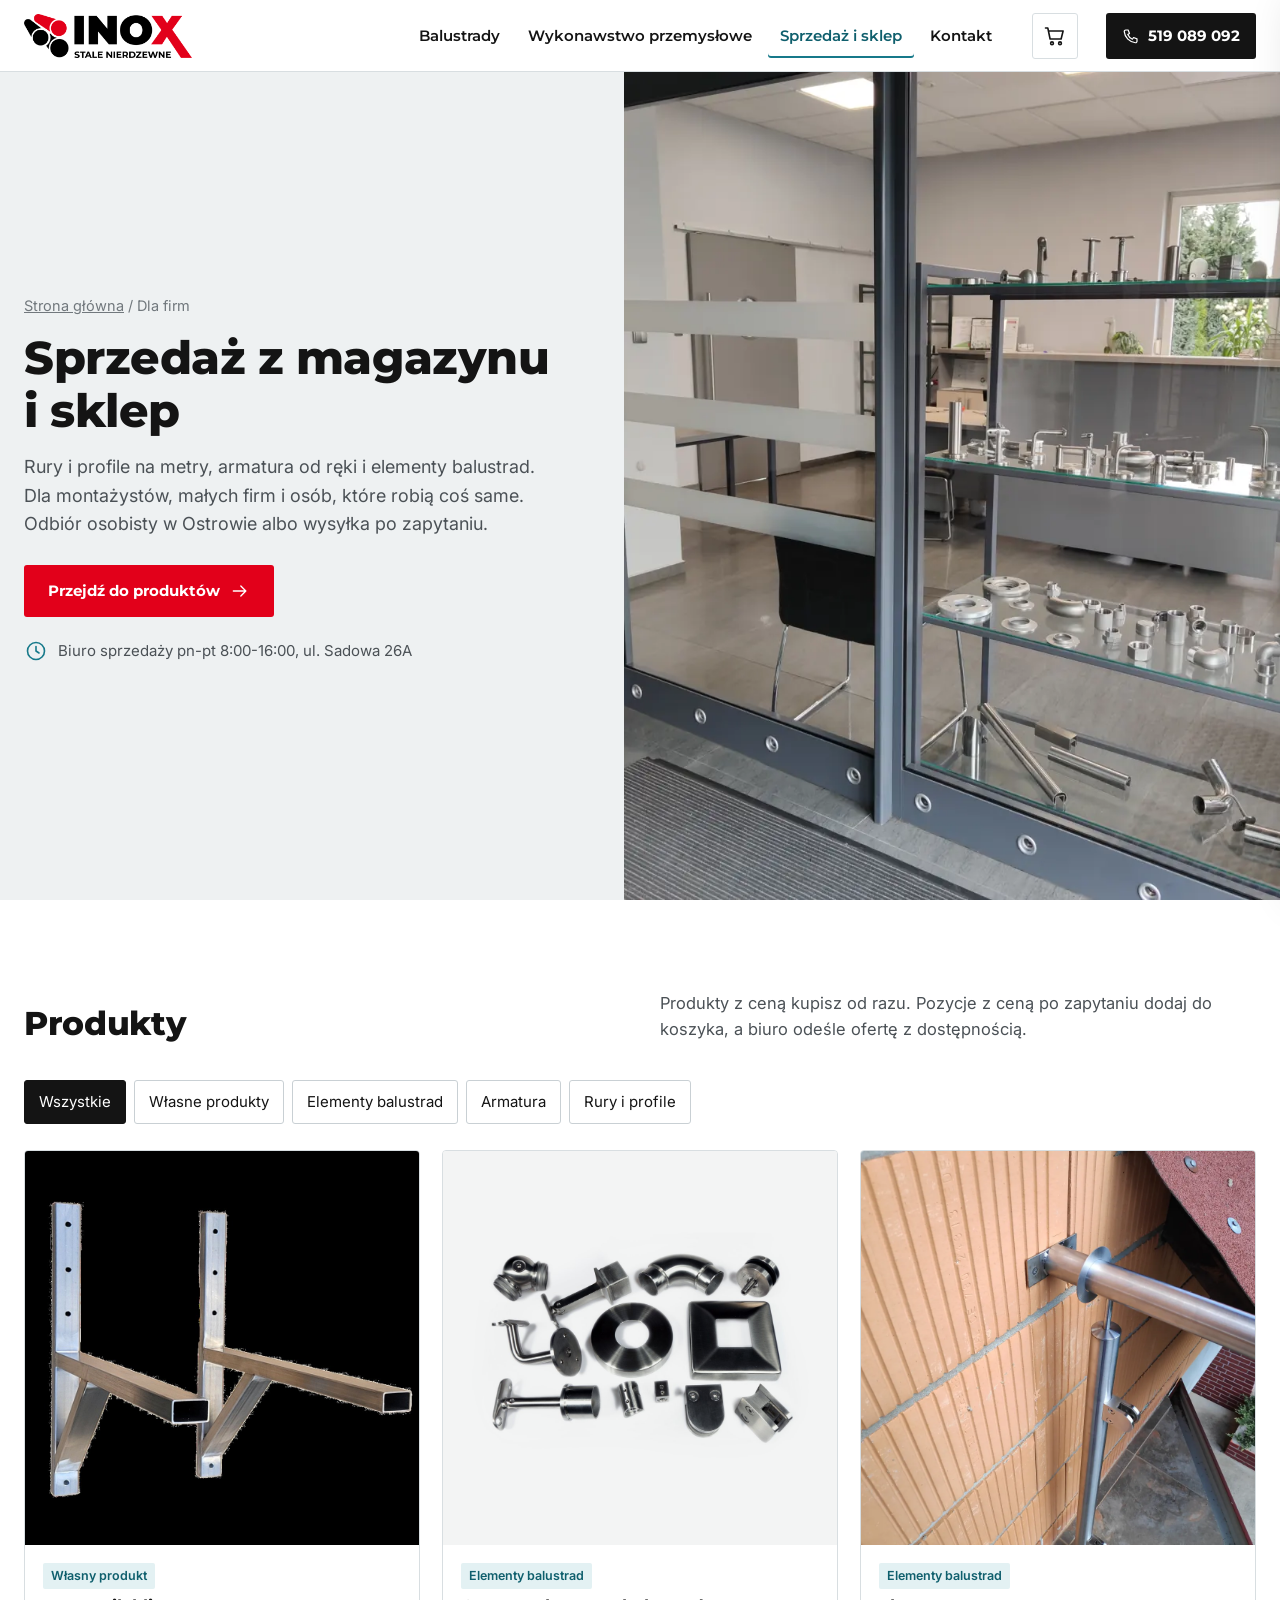
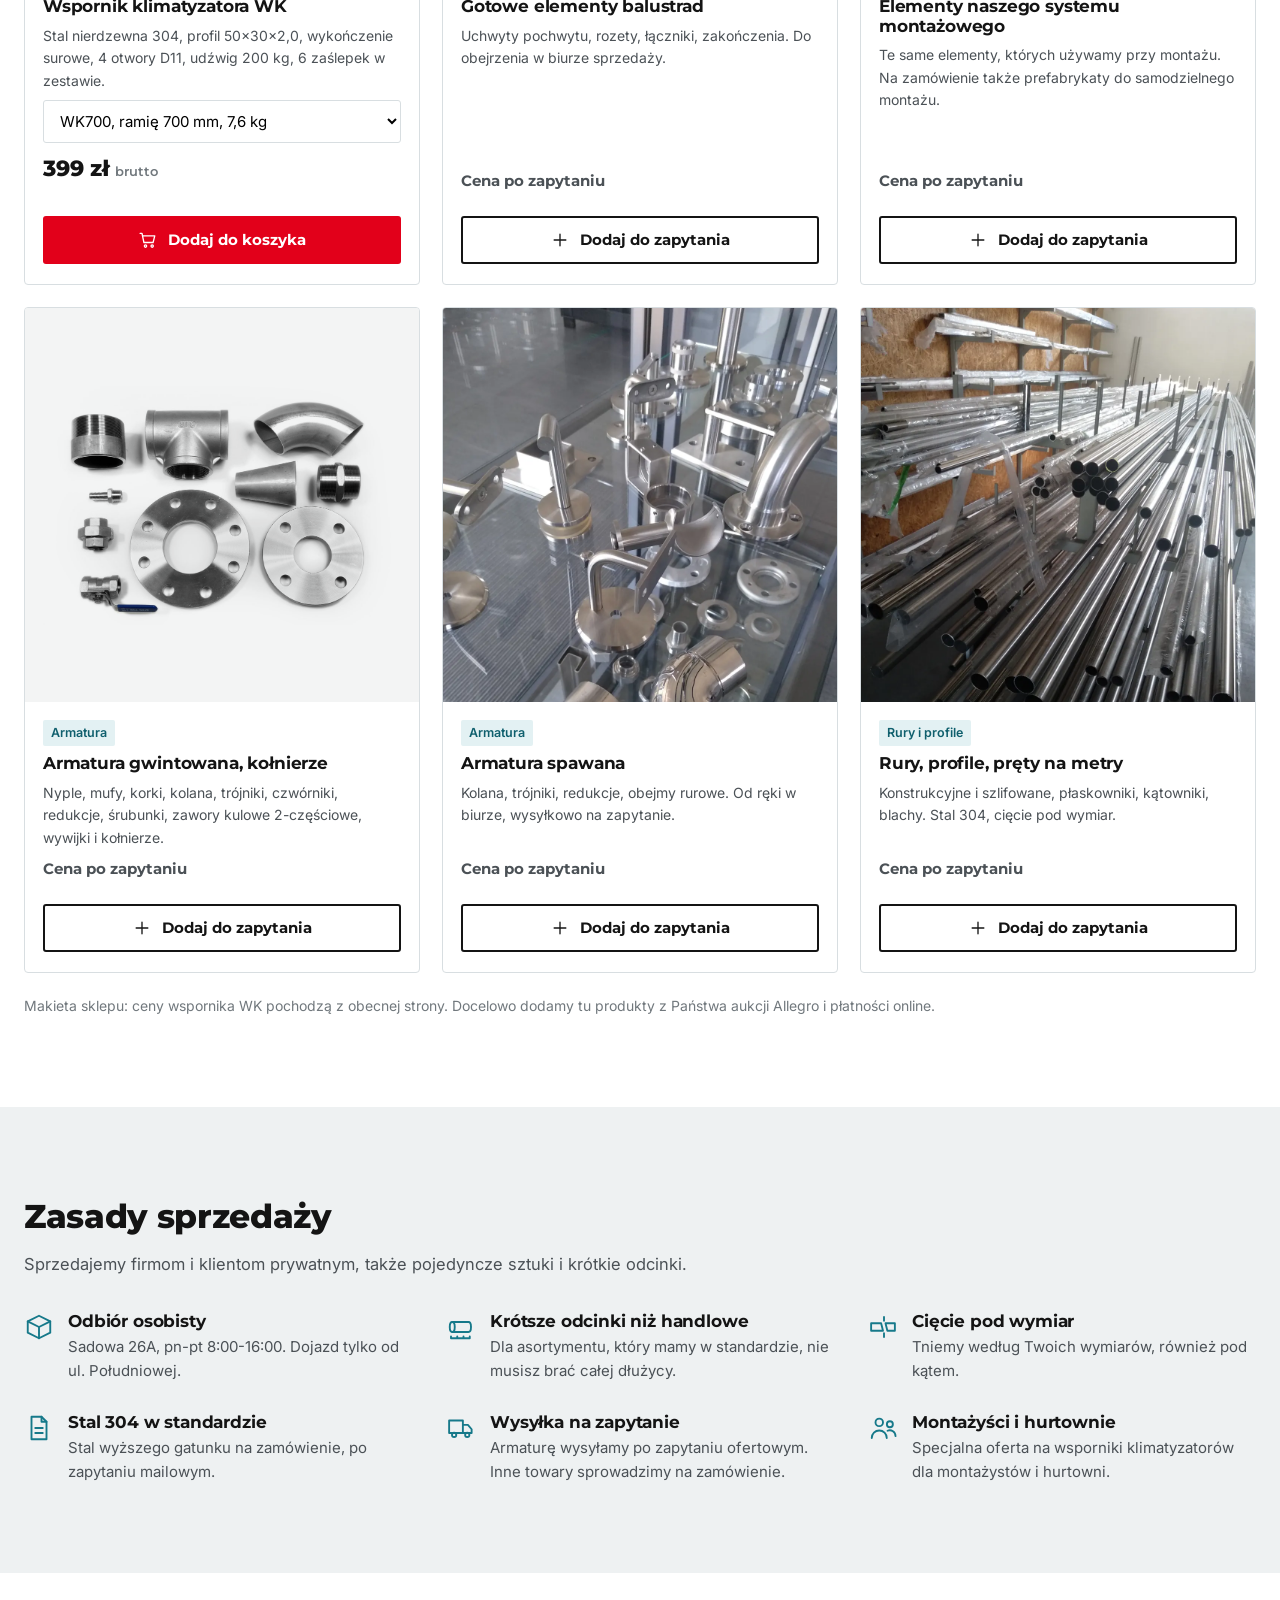
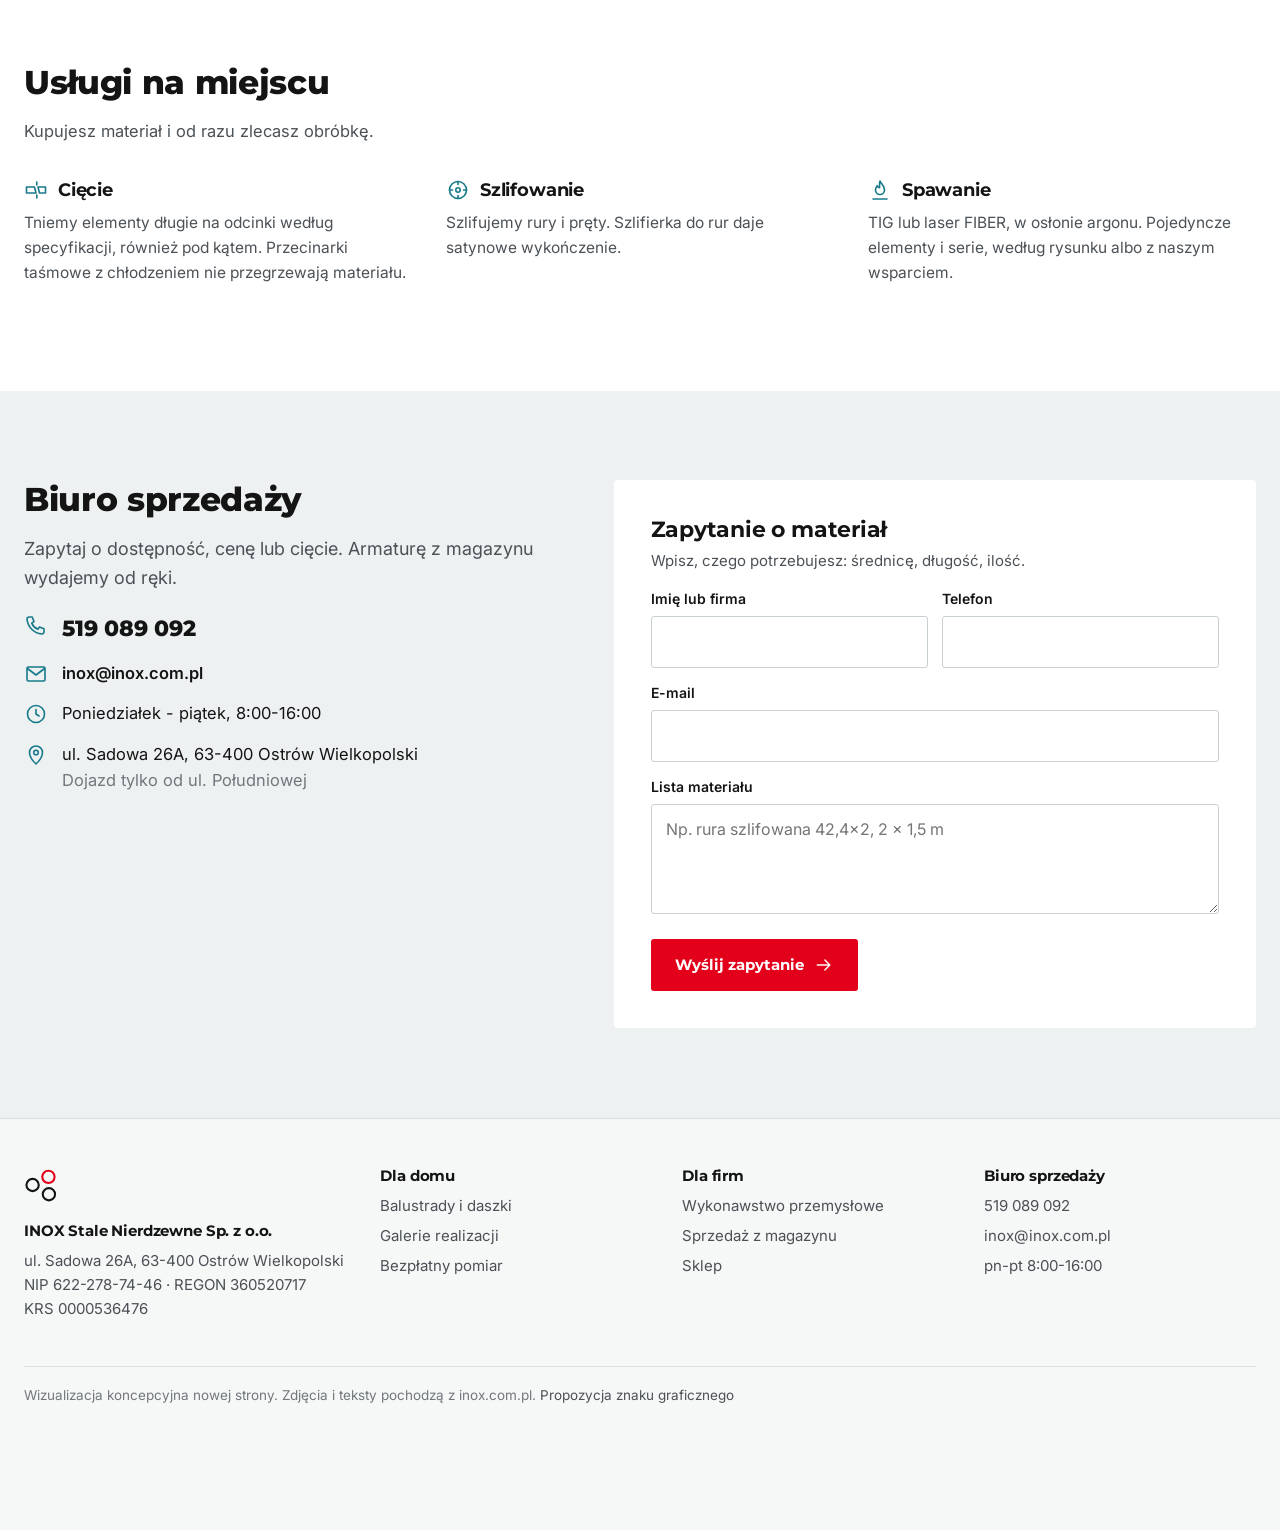
<file: sklep.html>
<!doctype html>
<html lang="pl">
<head>
<meta charset="utf-8">
<meta name="viewport" content="width=device-width, initial-scale=1">
<meta name="robots" content="noindex">
<title>Sprzedaż stali nierdzewnej i armatury, sklep - Ostrów Wielkopolski | INOX</title>
<meta name="description" content="Rury i profile nierdzewne na metry, armatura gwintowana i spawana od ręki, elementy balustrad, wspornik klimatyzatora WK. Cięcie pod wymiar, odbiór osobisty przy ul. Sadowej 26A.">
<link rel="icon" href="img/znak.svg" type="image/svg+xml">
<link rel="preconnect" href="https://fonts.googleapis.com"><link rel="preconnect" href="https://fonts.gstatic.com" crossorigin>
<link href="https://fonts.googleapis.com/css2?family=Inter:wght@400;500;600&family=Montserrat:wght@600;700;800&display=swap" rel="stylesheet">
<link rel="stylesheet" href="style.css">
</head>
<body>
<!-- Wizualizacja koncepcyjna nowej strony INOX Stale Nierdzewne. Teksty i zdjecia z inox.com.pl. -->
<header class="top"><div class="wrap">
  <a class="logo" href="index.html"><img src="img/logo.png" alt="INOX Stale Nierdzewne" width="168" height="44"></a>
  <nav class="nav" aria-label="Menu główne">
    <a href="balustrady.html">Balustrady</a>
    <a href="wykonawstwo.html">Wykonawstwo przemysłowe</a>
    <a href="sklep.html" class="on">Sprzedaż i sklep</a>
    <a href="#kontakt">Kontakt</a>
  </nav>
  <button class="cart-btn" aria-label="Koszyk"><svg class="ico"><use href="icons.svg#i-cart"/></svg><b></b></button>
  <a class="top-tel" href="tel:+48519089092"><svg class="ico"><use href="icons.svg#i-phone"/></svg>519 089 092</a>
  <a class="tel-ico" href="tel:+48519089092" aria-label="Zadzwoń 519 089 092"><svg class="ico"><use href="icons.svg#i-phone"/></svg></a>
  <button class="burger" aria-label="Menu" aria-expanded="false"><svg class="ico"><use href="icons.svg#i-menu"/></svg></button>
</div></header>
<div class="panel">
  <a href="index.html"><span>Strona główna</span><svg class="ico"><use href="icons.svg#i-arrow"/></svg></a>
  <a href="balustrady.html"><span>Balustrady<small>schodowe, tarasowe, balkonowe, daszki</small></span><svg class="ico"><use href="icons.svg#i-arrow"/></svg></a>
  <a href="wykonawstwo.html"><span>Wykonawstwo przemysłowe<small>rurociągi, drabiny, konstrukcje wsporcze</small></span><svg class="ico"><use href="icons.svg#i-arrow"/></svg></a>
  <a href="sklep.html"><span>Sprzedaż i sklep<small>rury na metry, armatura, elementy balustrad</small></span><svg class="ico"><use href="icons.svg#i-arrow"/></svg></a>
  <a href="#kontakt"><span>Kontakt</span><svg class="ico"><use href="icons.svg#i-arrow"/></svg></a>
  <p class="pc">Biuro sprzedaży pn-pt 8:00-16:00<br><a href="tel:+48519089092">519 089 092</a> · <a href="mailto:inox@inox.com.pl">inox@inox.com.pl</a></p>
</div>
<main>
<section class="phero">
  <div class="phero-txt">
    <p class="crumb"><a href="index.html">Strona główna</a> / Dla firm</p>
    <h1>Sprzedaż z magazynu i sklep</h1>
    <p class="lead">Rury i profile na metry, armatura od ręki i elementy balustrad. Dla montażystów, małych firm i osób, które robią coś same. Odbiór osobisty w Ostrowie albo wysyłka po zapytaniu.</p>
    <div class="phero-cta"><a class="btn btn-red" href="#produkty">Przejdź do produktów <svg class="ico"><use href="icons.svg#i-arrow"/></svg></a></div>
    <p class="phero-note"><svg class="ico"><use href="icons.svg#i-clock"/></svg>Biuro sprzedaży pn-pt 8:00-16:00, ul. Sadowa 26A</p>
  </div>
  <figure class="phero-foto"><img src="img/biuro-wystawa.webp" alt="Biuro sprzedaży INOX z wystawą armatury i elementów balustrad" width="1400" height="1050"></figure>
</section>

<section class="sec" id="produkty">
  <div class="wrap">
    <div class="sec-head">
      <h2>Produkty</h2>
      <p>Produkty z ceną kupisz od razu. Pozycje z ceną po zapytaniu dodaj do koszyka, a biuro odeśle ofertę z dostępnością.</p>
    </div>
    <div class="shop-bar">
      <div class="filters">
        <button class="on" data-f="all">Wszystkie</button>
        <button data-f="wlasne">Własne produkty</button>
        <button data-f="balustrady">Elementy balustrad</button>
        <button data-f="armatura">Armatura</button>
        <button data-f="rury">Rury i profile</button>
      </div>
    </div>
    <div class="prods">
      <article class="prod" data-cat="wlasne" data-name="Wspornik klimatyzatora">
        <figure><img src="img/wspornik.jpg" alt="Wspornik klimatyzatora WK ze stali nierdzewnej" loading="lazy" width="1000" height="1000"></figure>
        <div class="prod-in">
          <span class="badge">Własny produkt</span>
          <h3>Wspornik klimatyzatora WK</h3>
          <p class="spec">Stal nierdzewna 304, profil 50x30x2,0, wykończenie surowe, 4 otwory D11, udźwig 200 kg, 6 zaślepek w zestawie.</p>
          <select aria-label="Długość ramienia">
            <option value="WK700" data-p="399">WK700, ramię 700 mm, 7,6 kg</option>
            <option value="WK800" data-p="409">WK800, ramię 800 mm, 8,1 kg</option>
            <option value="WK900" data-p="419">WK900, ramię 900 mm, 8,5 kg</option>
            <option value="WK1000" data-p="429">WK1000, ramię 1000 mm, 8,9 kg</option>
            <option value="WK1100" data-p="439">WK1100, ramię 1100 mm, 9,4 kg</option>
          </select>
          <p class="price">399 zł <small>brutto</small></p>
          <button class="btn btn-red add"><svg class="ico"><use href="icons.svg#i-cart"/></svg>Dodaj do koszyka</button>
        </div>
      </article>
      <article class="prod" data-cat="balustrady" data-name="Elementy balustrad">
        <figure class="pack"><img src="img/elementy-packshot.jpg" alt="Gotowe elementy balustrad ze stali nierdzewnej" loading="lazy" width="1000" height="667"></figure>
        <div class="prod-in">
          <span class="badge">Elementy balustrad</span>
          <h3>Gotowe elementy balustrad</h3>
          <p class="spec">Uchwyty pochwytu, rozety, łączniki, zakończenia. Do obejrzenia w biurze sprzedaży.</p>
          <p class="ask">Cena po zapytaniu</p>
          <button class="btn btn-line add"><svg class="ico"><use href="icons.svg#i-plus"/></svg>Dodaj do zapytania</button>
        </div>
      </article>
      <article class="prod" data-cat="balustrady" data-name="System montażowy INOX">
        <figure><img src="img/b-pr3.webp" alt="Mocowanie balustrady z systemu montażowego INOX" loading="lazy" width="1400" height="1050"></figure>
        <div class="prod-in">
          <span class="badge">Elementy balustrad</span>
          <h3>Elementy naszego systemu montażowego</h3>
          <p class="spec">Te same elementy, których używamy przy montażu. Na zamówienie także prefabrykaty do samodzielnego montażu.</p>
          <p class="ask">Cena po zapytaniu</p>
          <button class="btn btn-line add"><svg class="ico"><use href="icons.svg#i-plus"/></svg>Dodaj do zapytania</button>
        </div>
      </article>
      <article class="prod" data-cat="armatura" data-name="Armatura gwintowana">
        <figure class="pack"><img src="img/armatura-packshot.jpg" alt="Armatura nierdzewna gwintowana, kołnierze i zawór kulowy" loading="lazy" width="1000" height="667"></figure>
        <div class="prod-in">
          <span class="badge">Armatura</span>
          <h3>Armatura gwintowana, kołnierze</h3>
          <p class="spec">Nyple, mufy, korki, kolana, trójniki, czwórniki, redukcje, śrubunki, zawory kulowe 2-częściowe, wywijki i kołnierze.</p>
          <p class="ask">Cena po zapytaniu</p>
          <button class="btn btn-line add"><svg class="ico"><use href="icons.svg#i-plus"/></svg>Dodaj do zapytania</button>
        </div>
      </article>
      <article class="prod" data-cat="armatura" data-name="Armatura spawana">
        <figure><img src="img/akcesoria.webp" alt="Armatura spawana ze stali nierdzewnej" loading="lazy" width="1050" height="1400"></figure>
        <div class="prod-in">
          <span class="badge">Armatura</span>
          <h3>Armatura spawana</h3>
          <p class="spec">Kolana, trójniki, redukcje, obejmy rurowe. Od ręki w biurze, wysyłkowo na zapytanie.</p>
          <p class="ask">Cena po zapytaniu</p>
          <button class="btn btn-line add"><svg class="ico"><use href="icons.svg#i-plus"/></svg>Dodaj do zapytania</button>
        </div>
      </article>
      <article class="prod" data-cat="rury" data-name="Rury i profile na metry">
        <figure><img src="img/magazyn-rury.webp" alt="Rury nierdzewne w magazynie" loading="lazy" width="1050" height="1400"></figure>
        <div class="prod-in">
          <span class="badge">Rury i profile</span>
          <h3>Rury, profile, pręty na metry</h3>
          <p class="spec">Konstrukcyjne i szlifowane, płaskowniki, kątowniki, blachy. Stal 304, cięcie pod wymiar.</p>
          <p class="ask">Cena po zapytaniu</p>
          <button class="btn btn-line add"><svg class="ico"><use href="icons.svg#i-plus"/></svg>Dodaj do zapytania</button>
        </div>
      </article>
    </div>
    <p class="shop-note">Makieta sklepu: ceny wspornika WK pochodzą z obecnej strony. Docelowo dodamy tu produkty z Państwa aukcji Allegro i płatności online.</p>
  </div>
</section>

<section class="sec sec-steel">
  <div class="wrap">
    <div class="sec-one"><h2>Zasady sprzedaży</h2><p>Sprzedajemy firmom i klientom prywatnym, także pojedyncze sztuki i krótkie odcinki.</p></div>
    <div class="rules">
      <div class="rule"><svg class="ico"><use href="icons.svg#i-box"/></svg><div><h3>Odbiór osobisty</h3><p>Sadowa 26A, pn-pt 8:00-16:00. Dojazd tylko od ul. Południowej.</p></div></div>
      <div class="rule"><svg class="ico"><use href="icons.svg#i-pipe"/></svg><div><h3>Krótsze odcinki niż handlowe</h3><p>Dla asortymentu, który mamy w standardzie, nie musisz brać całej dłużycy.</p></div></div>
      <div class="rule"><svg class="ico"><use href="icons.svg#i-cut"/></svg><div><h3>Cięcie pod wymiar</h3><p>Tniemy według Twoich wymiarów, również pod kątem.</p></div></div>
      <div class="rule"><svg class="ico"><use href="icons.svg#i-doc"/></svg><div><h3>Stal 304 w standardzie</h3><p>Stal wyższego gatunku na zamówienie, po zapytaniu mailowym.</p></div></div>
      <div class="rule"><svg class="ico"><use href="icons.svg#i-truck"/></svg><div><h3>Wysyłka na zapytanie</h3><p>Armaturę wysyłamy po zapytaniu ofertowym. Inne towary sprowadzimy na zamówienie.</p></div></div>
      <div class="rule"><svg class="ico"><use href="icons.svg#i-family"/></svg><div><h3>Montażyści i hurtownie</h3><p>Specjalna oferta na wsporniki klimatyzatorów dla montażystów i hurtowni.</p></div></div>
    </div>
  </div>
</section>

<section class="sec">
  <div class="wrap">
    <div class="sec-one"><h2>Usługi na miejscu</h2><p>Kupujesz materiał i od razu zlecasz obróbkę.</p></div>
    <div class="cols3">
      <div><h3><svg class="ico"><use href="icons.svg#i-cut"/></svg>Cięcie</h3><p>Tniemy elementy długie na odcinki według specyfikacji, również pod kątem. Przecinarki taśmowe z chłodzeniem nie przegrzewają materiału.</p></div>
      <div><h3><svg class="ico"><use href="icons.svg#i-grind"/></svg>Szlifowanie</h3><p>Szlifujemy rury i pręty. Szlifierka do rur daje satynowe wykończenie.</p></div>
      <div><h3><svg class="ico"><use href="icons.svg#i-torch"/></svg>Spawanie</h3><p>TIG lub laser FIBER, w osłonie argonu. Pojedyncze elementy i serie, według rysunku albo z naszym wsparciem.</p></div>
    </div>
  </div>
</section>

<section class="sec sec-steel" id="kontakt">
  <div class="wrap contact">
    <div>
      <h2>Biuro sprzedaży</h2>
      <p class="lead">Zapytaj o dostępność, cenę lub cięcie. Armaturę z magazynu wydajemy od ręki.</p>
      <ul class="cdata">
        <li><svg class="ico"><use href="icons.svg#i-phone"/></svg><a class="big" href="tel:+48519089092">519 089 092</a></li>
        <li><svg class="ico"><use href="icons.svg#i-mail"/></svg><a href="mailto:inox@inox.com.pl">inox@inox.com.pl</a></li>
        <li><svg class="ico"><use href="icons.svg#i-clock"/></svg><span>Poniedziałek - piątek, 8:00-16:00</span></li>
        <li><svg class="ico"><use href="icons.svg#i-pin"/></svg><span>ul. Sadowa 26A, 63-400 Ostrów Wielkopolski<br><span class="muted">Dojazd tylko od ul. Południowej</span></span></li>
      </ul>
    </div>
    <form class="form" novalidate>
      <h3>Zapytanie o materiał</h3>
      <p>Wpisz, czego potrzebujesz: średnicę, długość, ilość.</p>
      <div class="f-grid">
        <div><label for="s-imie">Imię lub firma</label><input id="s-imie" name="imie" autocomplete="name"></div>
        <div><label for="s-tel">Telefon</label><input id="s-tel" name="tel" type="tel" autocomplete="tel"></div>
        <div class="full"><label for="s-mail">E-mail</label><input id="s-mail" name="mail" type="email" autocomplete="email"></div>
        <div class="full"><label for="s-msg">Lista materiału</label><textarea id="s-msg" name="msg" placeholder="Np. rura szlifowana 42,4x2, 2 x 1,5 m"></textarea></div>
      </div>
      <button class="btn btn-red" type="submit">Wyślij zapytanie <svg class="ico"><use href="icons.svg#i-arrow"/></svg></button>
      <div class="f-ok" role="status"></div>
    </form>
  </div>
</section>
</main>
<div class="shade"></div>
<aside class="drawer" aria-label="Koszyk">
  <div class="drawer-h"><h3>Koszyk</h3><button aria-label="Zamknij koszyk"><svg class="ico"><use href="icons.svg#i-close"/></svg></button></div>
  <div class="drawer-b"></div>
  <div class="drawer-f">
    <div class="sum"><span>Razem</span><b>0 zł</b></div>
    <p class="ask-note" style="display:none">Pozycje z ceną po zapytaniu wycenimy mailowo.</p>
    <button class="btn btn-red order">Przejdź do zamówienia</button>
    <p class="order-msg" style="display:none"></p>
  </div>
</aside>
<footer class="foot">
  <div class="wrap">
    <div>
      <svg class="znak-mini" viewBox="0 0 112 120" aria-hidden="true"><use href="icons.svg#znak"/></svg>
      <h4>INOX Stale Nierdzewne Sp. z o.o.</h4>
      <p>ul. Sadowa 26A, 63-400 Ostrów Wielkopolski<br>NIP 622-278-74-46 · REGON 360520717<br>KRS 0000536476</p>
    </div>
    <div><h4>Dla domu</h4><ul><li><a href="balustrady.html">Balustrady i daszki</a></li><li><a href="balustrady.html#galerie">Galerie realizacji</a></li><li><a href="balustrady.html#kontakt">Bezpłatny pomiar</a></li></ul></div>
    <div><h4>Dla firm</h4><ul><li><a href="wykonawstwo.html">Wykonawstwo przemysłowe</a></li><li><a href="sklep.html">Sprzedaż z magazynu</a></li><li><a href="sklep.html#produkty">Sklep</a></li></ul></div>
    <div><h4>Biuro sprzedaży</h4><ul><li><a href="tel:+48519089092">519 089 092</a></li><li><a href="mailto:inox@inox.com.pl">inox@inox.com.pl</a></li><li>pn-pt 8:00-16:00</li></ul></div>
    <p class="koncept">Wizualizacja koncepcyjna nowej strony. Zdjęcia i teksty pochodzą z inox.com.pl. <a href="znak.html">Propozycja znaku graficznego</a></p>
  </div>
</footer>
<div class="mob">
  <a class="btn btn-ink" href="tel:+48519089092"><svg class="ico"><use href="icons.svg#i-phone"/></svg>Zadzwoń</a>
  <a class="btn btn-red" href="#produkty">Do produktów</a>
</div>
<script src="app.js"></script>
</body>
</html>
</file>
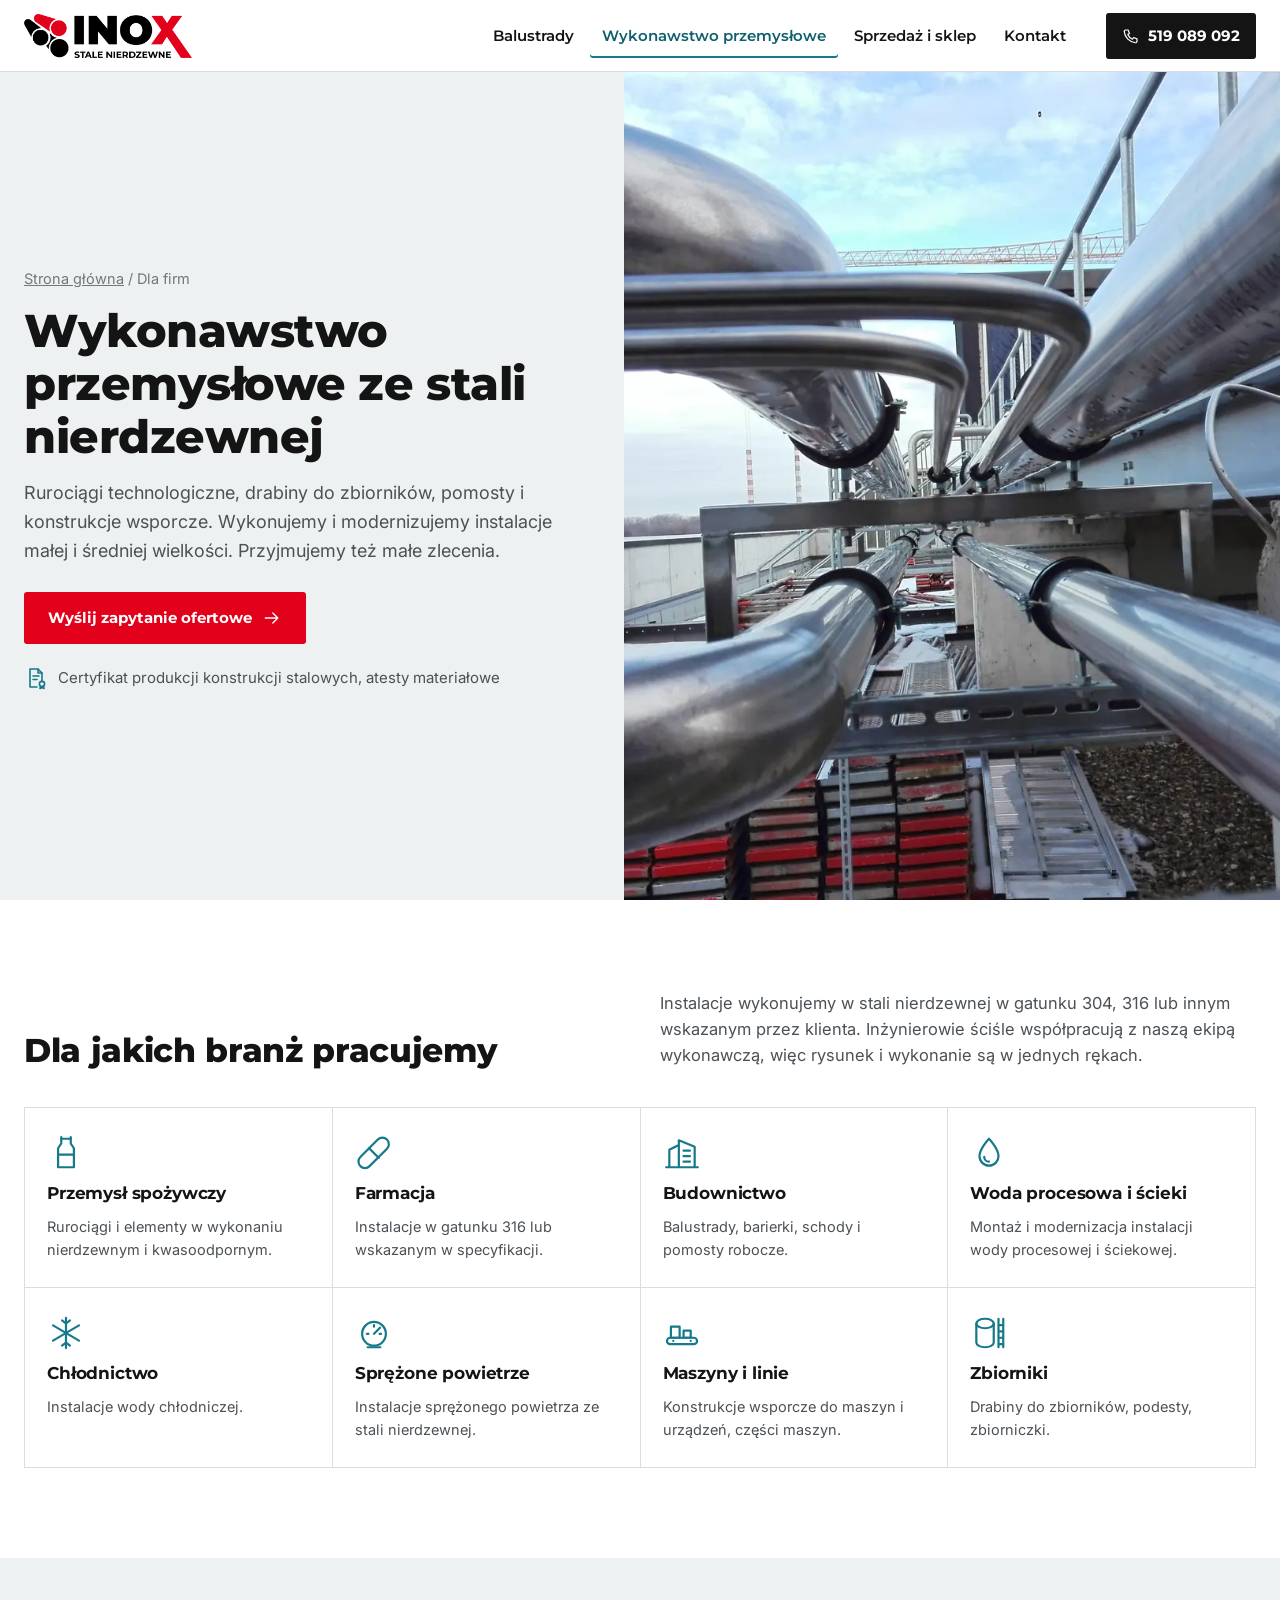
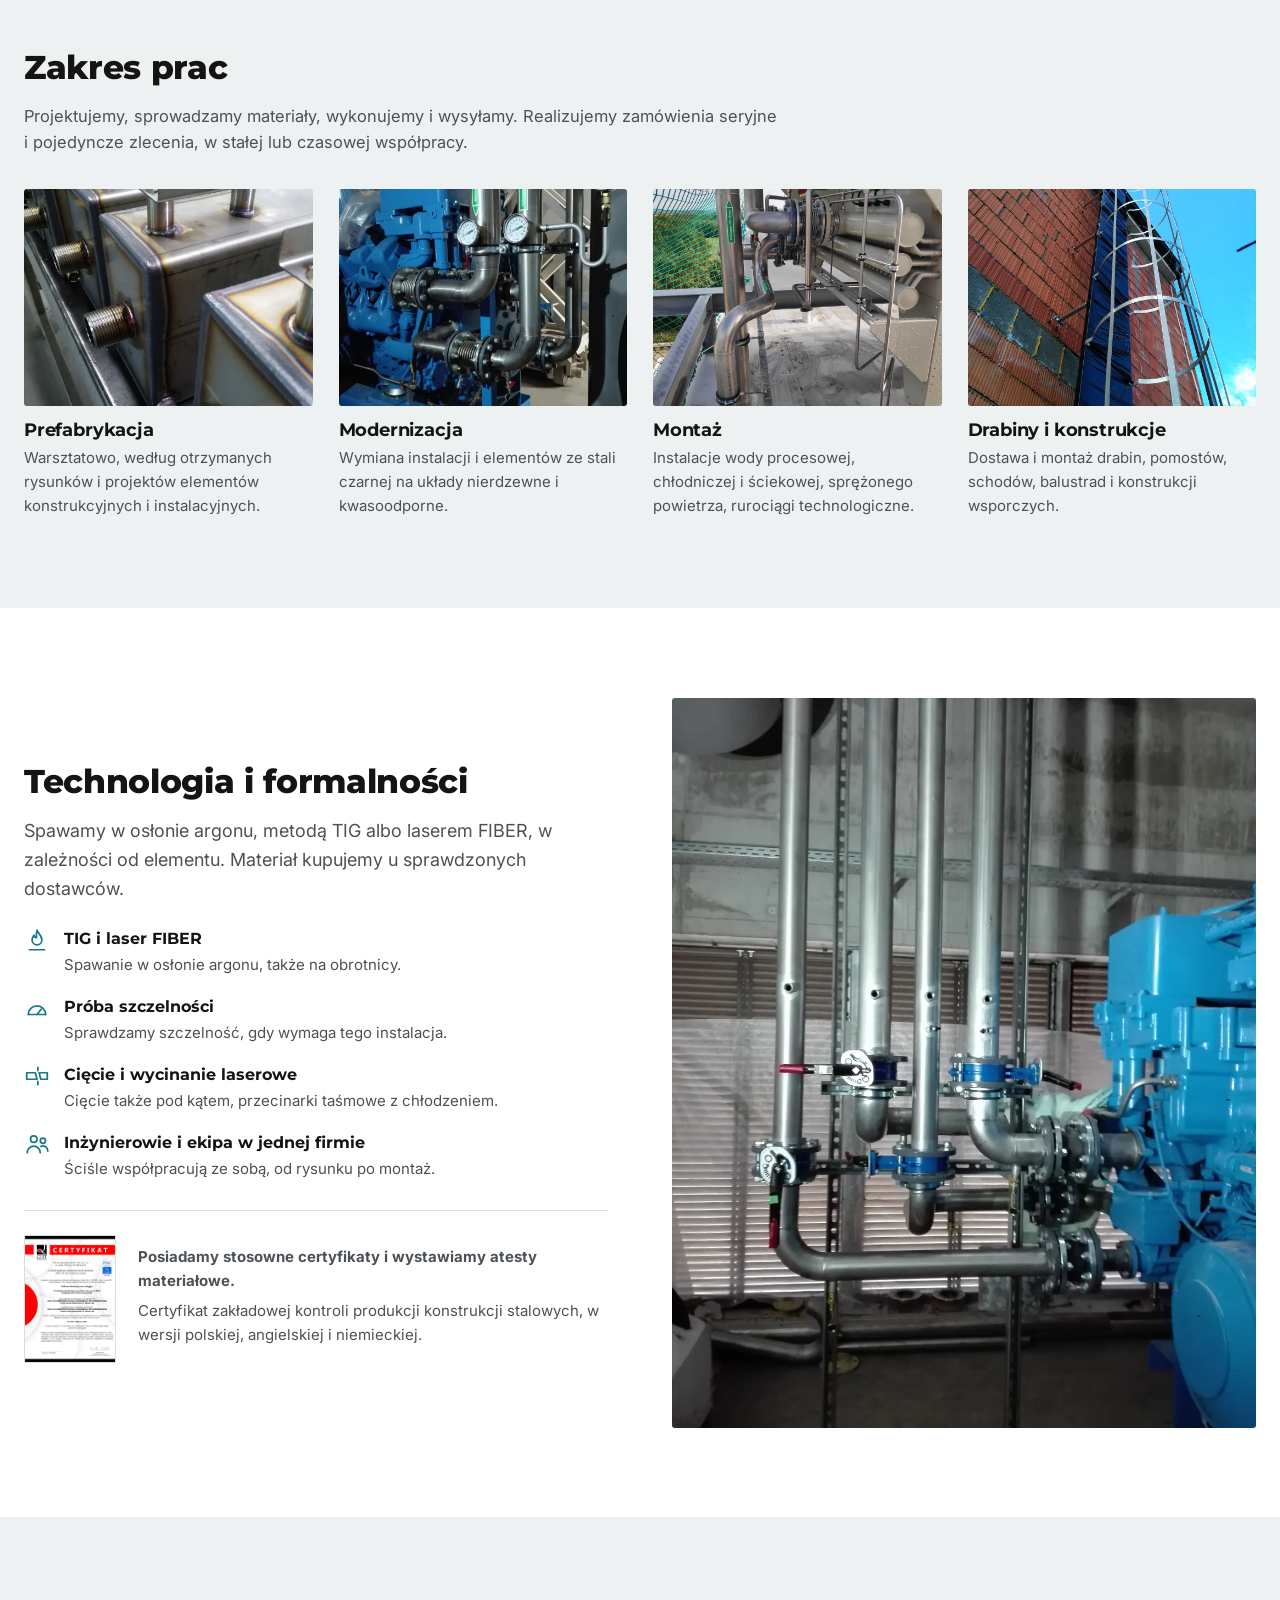
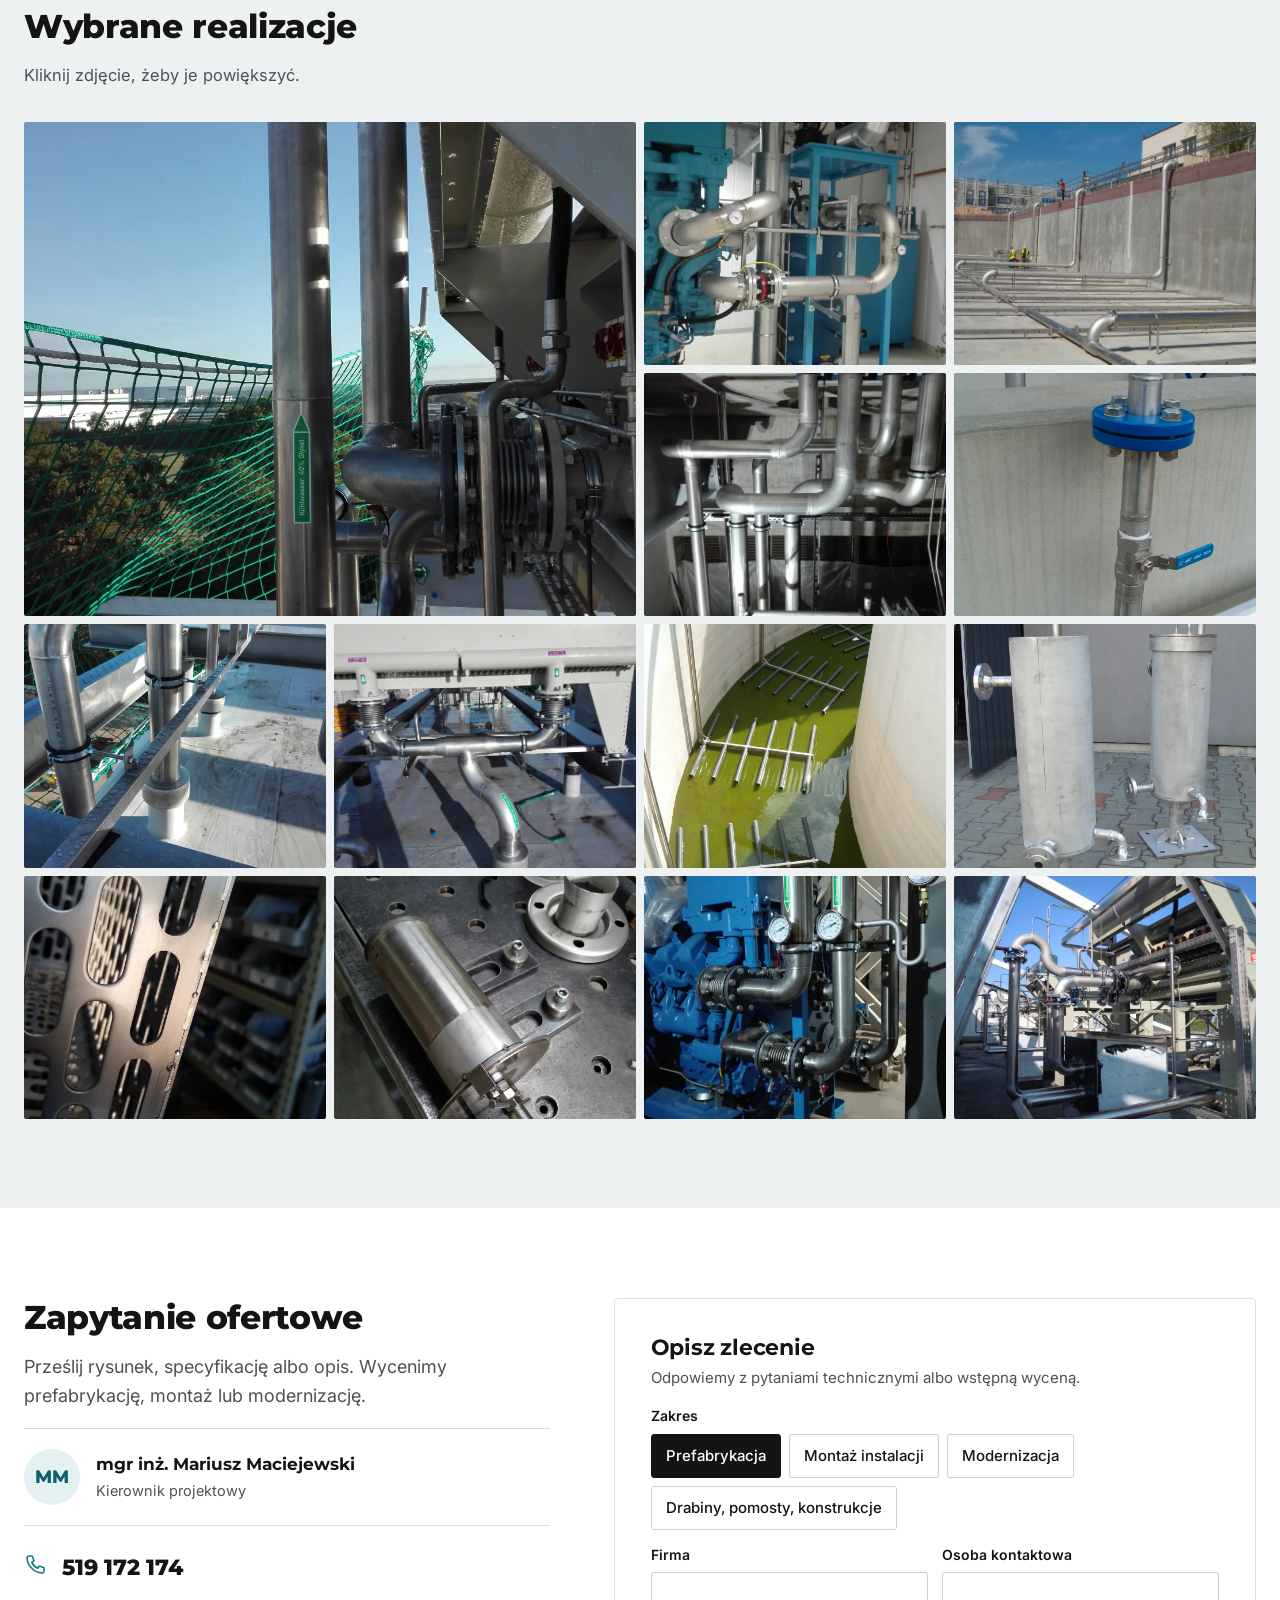
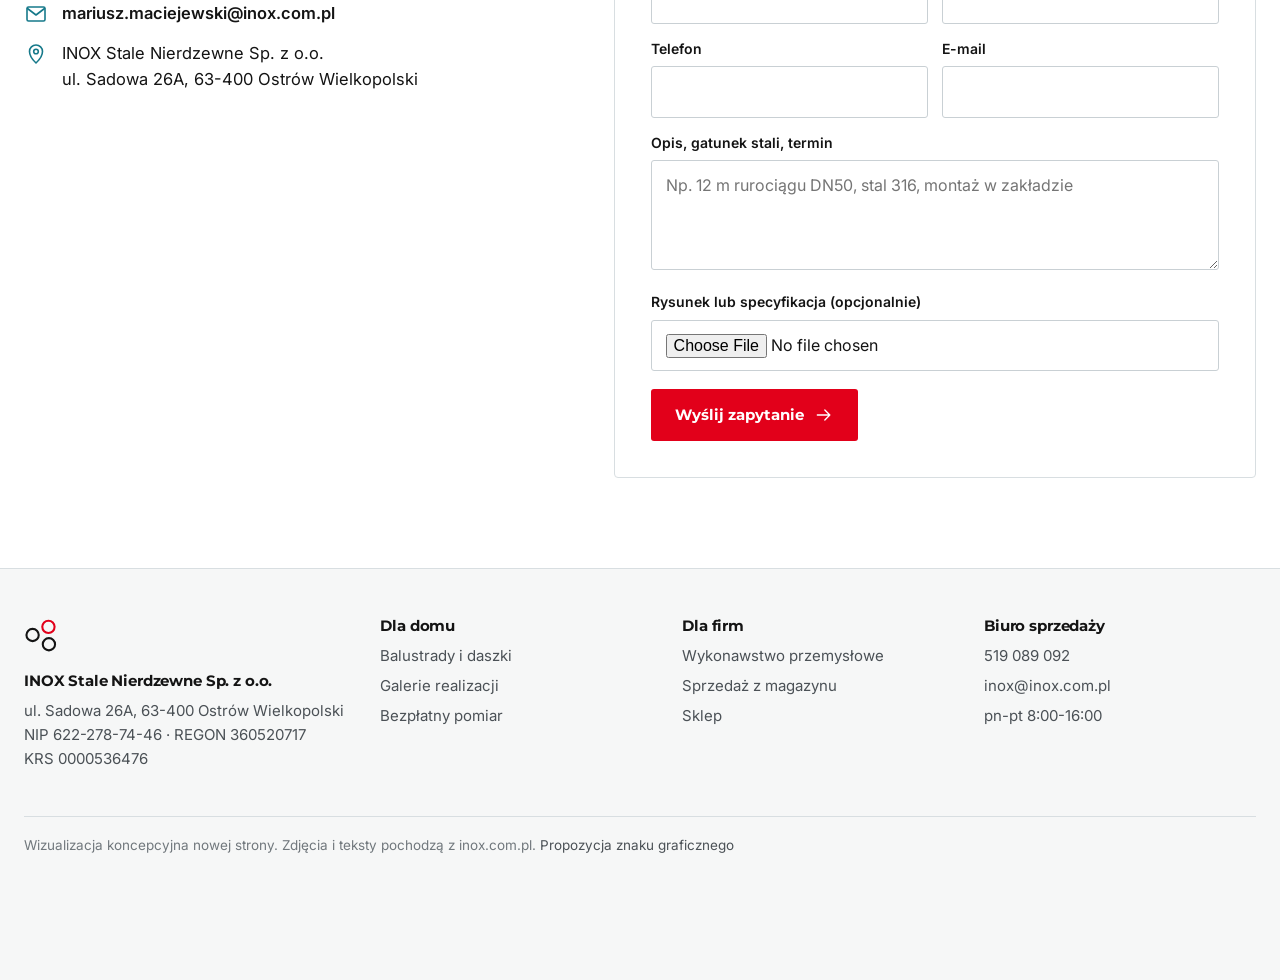
<file: wykonawstwo.html>
<!doctype html>
<html lang="pl">
<head>
<meta charset="utf-8">
<meta name="viewport" content="width=device-width, initial-scale=1">
<meta name="robots" content="noindex">
<title>Wykonawstwo przemysłowe ze stali nierdzewnej - rurociągi, drabiny, prefabrykacja | INOX</title>
<meta name="description" content="Rurociągi technologiczne, instalacje wody procesowej, chłodniczej i ściekowej, sprężonego powietrza, drabiny, pomosty i konstrukcje wsporcze ze stali 304 i 316. Prefabrykacja, modernizacja, montaż.">
<link rel="icon" href="img/znak.svg" type="image/svg+xml">
<link rel="preconnect" href="https://fonts.googleapis.com"><link rel="preconnect" href="https://fonts.gstatic.com" crossorigin>
<link href="https://fonts.googleapis.com/css2?family=Inter:wght@400;500;600&family=Montserrat:wght@600;700;800&display=swap" rel="stylesheet">
<link rel="stylesheet" href="style.css">
</head>
<body>
<!-- Wizualizacja koncepcyjna nowej strony INOX Stale Nierdzewne. Teksty i zdjecia z inox.com.pl. -->
<header class="top"><div class="wrap">
  <a class="logo" href="index.html"><img src="img/logo.png" alt="INOX Stale Nierdzewne" width="168" height="44"></a>
  <nav class="nav" aria-label="Menu główne">
    <a href="balustrady.html">Balustrady</a>
    <a href="wykonawstwo.html" class="on">Wykonawstwo przemysłowe</a>
    <a href="sklep.html">Sprzedaż i sklep</a>
    <a href="#kontakt">Kontakt</a>
  </nav>
  <a class="top-tel" href="tel:+48519089092"><svg class="ico"><use href="icons.svg#i-phone"/></svg>519 089 092</a>
  <a class="tel-ico" href="tel:+48519089092" aria-label="Zadzwoń 519 089 092"><svg class="ico"><use href="icons.svg#i-phone"/></svg></a>
  <button class="burger" aria-label="Menu" aria-expanded="false"><svg class="ico"><use href="icons.svg#i-menu"/></svg></button>
</div></header>
<div class="panel">
  <a href="index.html"><span>Strona główna</span><svg class="ico"><use href="icons.svg#i-arrow"/></svg></a>
  <a href="balustrady.html"><span>Balustrady<small>schodowe, tarasowe, balkonowe, daszki</small></span><svg class="ico"><use href="icons.svg#i-arrow"/></svg></a>
  <a href="wykonawstwo.html"><span>Wykonawstwo przemysłowe<small>rurociągi, drabiny, konstrukcje wsporcze</small></span><svg class="ico"><use href="icons.svg#i-arrow"/></svg></a>
  <a href="sklep.html"><span>Sprzedaż i sklep<small>rury na metry, armatura, elementy balustrad</small></span><svg class="ico"><use href="icons.svg#i-arrow"/></svg></a>
  <a href="#kontakt"><span>Kontakt</span><svg class="ico"><use href="icons.svg#i-arrow"/></svg></a>
  <p class="pc">Biuro sprzedaży pn-pt 8:00-16:00<br><a href="tel:+48519089092">519 089 092</a> · <a href="mailto:inox@inox.com.pl">inox@inox.com.pl</a></p>
</div>
<main>
<section class="phero">
  <div class="phero-txt">
    <p class="crumb"><a href="index.html">Strona główna</a> / Dla firm</p>
    <h1>Wykonawstwo przemysłowe ze stali nierdzewnej</h1>
    <p class="lead">Rurociągi technologiczne, drabiny do zbiorników, pomosty i konstrukcje wsporcze. Wykonujemy i modernizujemy instalacje małej i średniej wielkości. Przyjmujemy też małe zlecenia.</p>
    <div class="phero-cta"><a class="btn btn-red" href="#kontakt">Wyślij zapytanie ofertowe <svg class="ico"><use href="icons.svg#i-arrow"/></svg></a></div>
    <p class="phero-note"><svg class="ico"><use href="icons.svg#i-cert"/></svg>Certyfikat produkcji konstrukcji stalowych, atesty materiałowe</p>
  </div>
  <figure class="phero-foto"><img src="img/p-1.webp" alt="Rurociągi ze stali nierdzewnej na dachu zakładu wykonane przez INOX" width="1400" height="1050"></figure>
</section>

<section class="sec">
  <div class="wrap">
    <div class="sec-head">
      <h2>Dla jakich branż pracujemy</h2>
      <p>Instalacje wykonujemy w stali nierdzewnej w gatunku 304, 316 lub innym wskazanym przez klienta. Inżynierowie ściśle współpracują z naszą ekipą wykonawczą, więc rysunek i wykonanie są w jednych rękach.</p>
    </div>
    <!-- Branze: spozywcza, farmacja, budownictwo z briefu klientki; pozostale wynikaja z zakresu uslug na inox.com.pl. Do potwierdzenia. -->
    <div class="inds">
      <div class="ind"><svg class="ico"><use href="icons.svg#i-food"/></svg><h3>Przemysł spożywczy</h3><p>Rurociągi i elementy w wykonaniu nierdzewnym i kwasoodpornym.</p></div>
      <div class="ind"><svg class="ico"><use href="icons.svg#i-pharma"/></svg><h3>Farmacja</h3><p>Instalacje w gatunku 316 lub wskazanym w specyfikacji.</p></div>
      <div class="ind"><svg class="ico"><use href="icons.svg#i-build"/></svg><h3>Budownictwo</h3><p>Balustrady, barierki, schody i pomosty robocze.</p></div>
      <div class="ind"><svg class="ico"><use href="icons.svg#i-water"/></svg><h3>Woda procesowa i ścieki</h3><p>Montaż i modernizacja instalacji wody procesowej i ściekowej.</p></div>
      <div class="ind"><svg class="ico"><use href="icons.svg#i-cold"/></svg><h3>Chłodnictwo</h3><p>Instalacje wody chłodniczej.</p></div>
      <div class="ind"><svg class="ico"><use href="icons.svg#i-air"/></svg><h3>Sprężone powietrze</h3><p>Instalacje sprężonego powietrza ze stali nierdzewnej.</p></div>
      <div class="ind"><svg class="ico"><use href="icons.svg#i-line"/></svg><h3>Maszyny i linie</h3><p>Konstrukcje wsporcze do maszyn i urządzeń, części maszyn.</p></div>
      <div class="ind"><svg class="ico"><use href="icons.svg#i-tank"/></svg><h3>Zbiorniki</h3><p>Drabiny do zbiorników, podesty, zbiorniczki.</p></div>
    </div>
  </div>
</section>

<section class="sec sec-steel">
  <div class="wrap">
    <div class="sec-one"><h2>Zakres prac</h2><p>Projektujemy, sprowadzamy materiały, wykonujemy i wysyłamy. Realizujemy zamówienia seryjne i pojedyncze zlecenia, w stałej lub czasowej współpracy.</p></div>
    <div class="scope">
      <div><figure><img src="img/p-prefab1.webp" alt="Prefabrykowany element ze stali nierdzewnej" loading="lazy"></figure><h3>Prefabrykacja</h3><p>Warsztatowo, według otrzymanych rysunków i projektów elementów konstrukcyjnych i instalacyjnych.</p></div>
      <div><figure><img src="img/p-6.webp" alt="Zmodernizowana instalacja ze stali nierdzewnej" loading="lazy"></figure><h3>Modernizacja</h3><p>Wymiana instalacji i elementów ze stali czarnej na układy nierdzewne i kwasoodporne.</p></div>
      <div><figure><img src="img/p-2.webp" alt="Montaż rurociągów technologicznych" loading="lazy"></figure><h3>Montaż</h3><p>Instalacje wody procesowej, chłodniczej i ściekowej, sprężonego powietrza, rurociągi technologiczne.</p></div>
      <div><figure><img src="img/p-drabina.webp" alt="Drabina ze stali nierdzewnej na ścianie budynku" loading="lazy"></figure><h3>Drabiny i konstrukcje</h3><p>Dostawa i montaż drabin, pomostów, schodów, balustrad i konstrukcji wsporczych.</p></div>
    </div>
  </div>
</section>

<section class="sec">
  <div class="wrap">
    <div class="split">
      <div>
        <h2>Technologia i formalności</h2>
        <p class="lead">Spawamy w osłonie argonu, metodą TIG albo laserem FIBER, w zależności od elementu. Materiał kupujemy u sprawdzonych dostawców.</p>
        <ul class="ilist">
          <li><svg class="ico"><use href="icons.svg#i-torch"/></svg><div><b>TIG i laser FIBER</b><span>Spawanie w osłonie argonu, także na obrotnicy.</span></div></li>
          <li><svg class="ico"><use href="icons.svg#i-gauge"/></svg><div><b>Próba szczelności</b><span>Sprawdzamy szczelność, gdy wymaga tego instalacja.</span></div></li>
          <li><svg class="ico"><use href="icons.svg#i-cut"/></svg><div><b>Cięcie i wycinanie laserowe</b><span>Cięcie także pod kątem, przecinarki taśmowe z chłodzeniem.</span></div></li>
          <li><svg class="ico"><use href="icons.svg#i-family"/></svg><div><b>Inżynierowie i ekipa w jednej firmie</b><span>Ściśle współpracują ze sobą, od rysunku po montaż.</span></div></li>
        </ul>
        <div class="cert">
          <img src="img/certyfikat.webp" alt="Certyfikat zakładowej kontroli produkcji INOX Stale Nierdzewne" loading="lazy" width="786" height="1100">
          <div>
            <p><b>Posiadamy stosowne certyfikaty i wystawiamy atesty materiałowe.</b></p>
            <p>Certyfikat zakładowej kontroli produkcji konstrukcji stalowych, w wersji polskiej, angielskiej i niemieckiej.</p>
            <!-- docelowo linki do PDF certyfikatu (PL / EN / DE) -->
          </div>
        </div>
      </div>
      <figure class="split-foto tall"><img src="img/p-4.webp" alt="Instalacja rurowa ze stali nierdzewnej przy agregacie" loading="lazy" width="1050" height="1400"></figure>
    </div>
  </div>
</section>

<section class="sec sec-steel">
  <div class="wrap">
    <div class="sec-one"><h2>Wybrane realizacje</h2><p>Kliknij zdjęcie, żeby je powiększyć.</p></div>
    <div class="works" data-gal>
      <button aria-label="Powiększ"><img src="img/p-3.webp" alt="Rurociąg nierdzewny przy urządzeniu na dachu" loading="lazy"></button>
      <button aria-label="Powiększ"><img src="img/p-5.webp" alt="Instalacja nierdzewna przy pompie" loading="lazy"></button>
      <button aria-label="Powiększ"><img src="img/p-7.webp" alt="Rurociąg wzdłuż ściany oporowej" loading="lazy"></button>
      <button aria-label="Powiększ"><img src="img/p-8.webp" alt="Rurociągi technologiczne pod stropem" loading="lazy"></button>
      <button aria-label="Powiększ"><img src="img/p-9.webp" alt="Pion instalacji z zaworem" loading="lazy"></button>
      <button aria-label="Powiększ"><img src="img/p-10.webp" alt="Kolana rurociągu nierdzewnego" loading="lazy"></button>
      <button aria-label="Powiększ"><img src="img/p-11.webp" alt="Rurociągi przy urządzeniu chłodniczym" loading="lazy"></button>
      <button aria-label="Powiększ"><img src="img/p-zbiornik.webp" alt="Elementy nierdzewne w zbiorniku" loading="lazy"></button>
      <button aria-label="Powiększ"><img src="img/p-zbiorniczki.webp" alt="Zbiorniczki ze stali nierdzewnej" loading="lazy"></button>
      <button aria-label="Powiększ"><img src="img/p-prefab2.webp" alt="Prefabrykat ze stali nierdzewnej" loading="lazy"></button>
      <button aria-label="Powiększ"><img src="img/p-prefab3.webp" alt="Prefabrykowane elementy na stole spawalniczym" loading="lazy"></button>
      <button aria-label="Powiększ"><img src="img/p-6.webp" alt="Instalacja nierdzewna z manometrami" loading="lazy"></button>
      <button aria-label="Powiększ"><img src="img/hero-przemysl.webp" alt="Rurociągi technologiczne na konstrukcji" loading="lazy"></button>
    </div>
  </div>
</section>

<section class="sec" id="kontakt">
  <div class="wrap contact">
    <div>
      <h2>Zapytanie ofertowe</h2>
      <p class="lead">Prześlij rysunek, specyfikację albo opis. Wycenimy prefabrykację, montaż lub modernizację.</p>
      <div class="person"><div class="av">MM</div><div><b>mgr inż. Mariusz Maciejewski</b><span>Kierownik projektowy</span></div></div>
      <ul class="cdata">
        <li><svg class="ico"><use href="icons.svg#i-phone"/></svg><a class="big" href="tel:+48519172174">519 172 174</a></li>
        <li><svg class="ico"><use href="icons.svg#i-mail"/></svg><a href="mailto:mariusz.maciejewski@inox.com.pl">mariusz.maciejewski@inox.com.pl</a></li>
        <li><svg class="ico"><use href="icons.svg#i-pin"/></svg><span>INOX Stale Nierdzewne Sp. z o.o.<br>ul. Sadowa 26A, 63-400 Ostrów Wielkopolski</span></li>
      </ul>
    </div>
    <form class="form" novalidate>
      <h3>Opisz zlecenie</h3>
      <p>Odpowiemy z pytaniami technicznymi albo wstępną wyceną.</p>
      <div class="f-grid">
        <div class="full"><label>Zakres</label><div class="chips">
          <label><input type="radio" name="typ" value="prefabrykacja" checked><span>Prefabrykacja</span></label>
          <label><input type="radio" name="typ" value="montaz"><span>Montaż instalacji</span></label>
          <label><input type="radio" name="typ" value="modernizacja"><span>Modernizacja</span></label>
          <label><input type="radio" name="typ" value="konstrukcje"><span>Drabiny, pomosty, konstrukcje</span></label>
        </div></div>
        <div><label for="w-firma">Firma</label><input id="w-firma" name="firma" autocomplete="organization"></div>
        <div><label for="w-imie">Osoba kontaktowa</label><input id="w-imie" name="imie" autocomplete="name"></div>
        <div><label for="w-tel">Telefon</label><input id="w-tel" name="tel" type="tel" autocomplete="tel"></div>
        <div><label for="w-mail">E-mail</label><input id="w-mail" name="mail" type="email" autocomplete="email"></div>
        <div class="full"><label for="w-msg">Opis, gatunek stali, termin</label><textarea id="w-msg" name="msg" placeholder="Np. 12 m rurociągu DN50, stal 316, montaż w zakładzie"></textarea></div>
        <div class="full"><label for="w-plik">Rysunek lub specyfikacja (opcjonalnie)</label><input id="w-plik" name="plik" type="file"></div>
      </div>
      <button class="btn btn-red" type="submit">Wyślij zapytanie <svg class="ico"><use href="icons.svg#i-arrow"/></svg></button>
      <div class="f-ok" role="status"></div>
    </form>
  </div>
</section>
</main>
<footer class="foot">
  <div class="wrap">
    <div>
      <svg class="znak-mini" viewBox="0 0 112 120" aria-hidden="true"><use href="icons.svg#znak"/></svg>
      <h4>INOX Stale Nierdzewne Sp. z o.o.</h4>
      <p>ul. Sadowa 26A, 63-400 Ostrów Wielkopolski<br>NIP 622-278-74-46 · REGON 360520717<br>KRS 0000536476</p>
    </div>
    <div><h4>Dla domu</h4><ul><li><a href="balustrady.html">Balustrady i daszki</a></li><li><a href="balustrady.html#galerie">Galerie realizacji</a></li><li><a href="balustrady.html#kontakt">Bezpłatny pomiar</a></li></ul></div>
    <div><h4>Dla firm</h4><ul><li><a href="wykonawstwo.html">Wykonawstwo przemysłowe</a></li><li><a href="sklep.html">Sprzedaż z magazynu</a></li><li><a href="sklep.html#produkty">Sklep</a></li></ul></div>
    <div><h4>Biuro sprzedaży</h4><ul><li><a href="tel:+48519089092">519 089 092</a></li><li><a href="mailto:inox@inox.com.pl">inox@inox.com.pl</a></li><li>pn-pt 8:00-16:00</li></ul></div>
    <p class="koncept">Wizualizacja koncepcyjna nowej strony. Zdjęcia i teksty pochodzą z inox.com.pl. <a href="znak.html">Propozycja znaku graficznego</a></p>
  </div>
</footer>
<div class="mob">
  <a class="btn btn-ink" href="tel:+48519089092"><svg class="ico"><use href="icons.svg#i-phone"/></svg>Zadzwoń</a>
  <a class="btn btn-red" href="#kontakt">Zapytanie ofertowe</a>
</div>
<script src="app.js"></script>
</body>
</html>
</file>
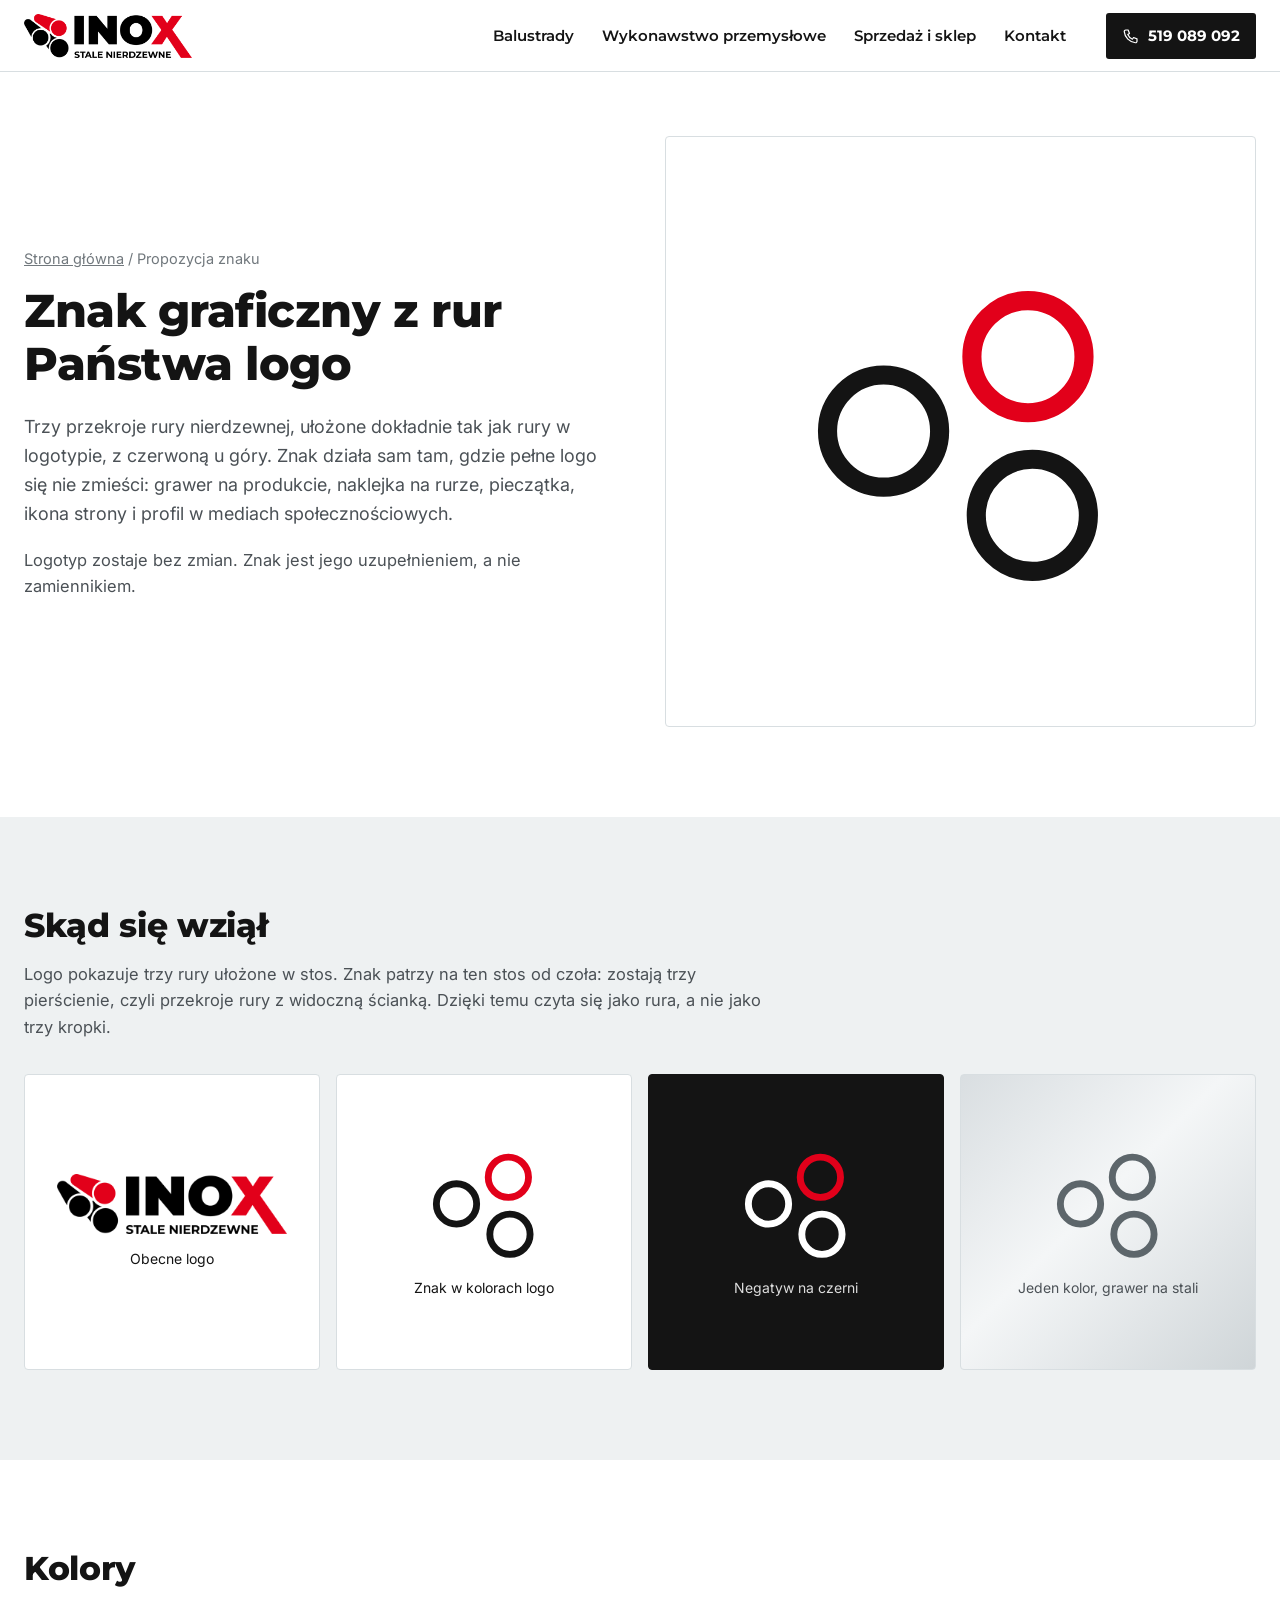
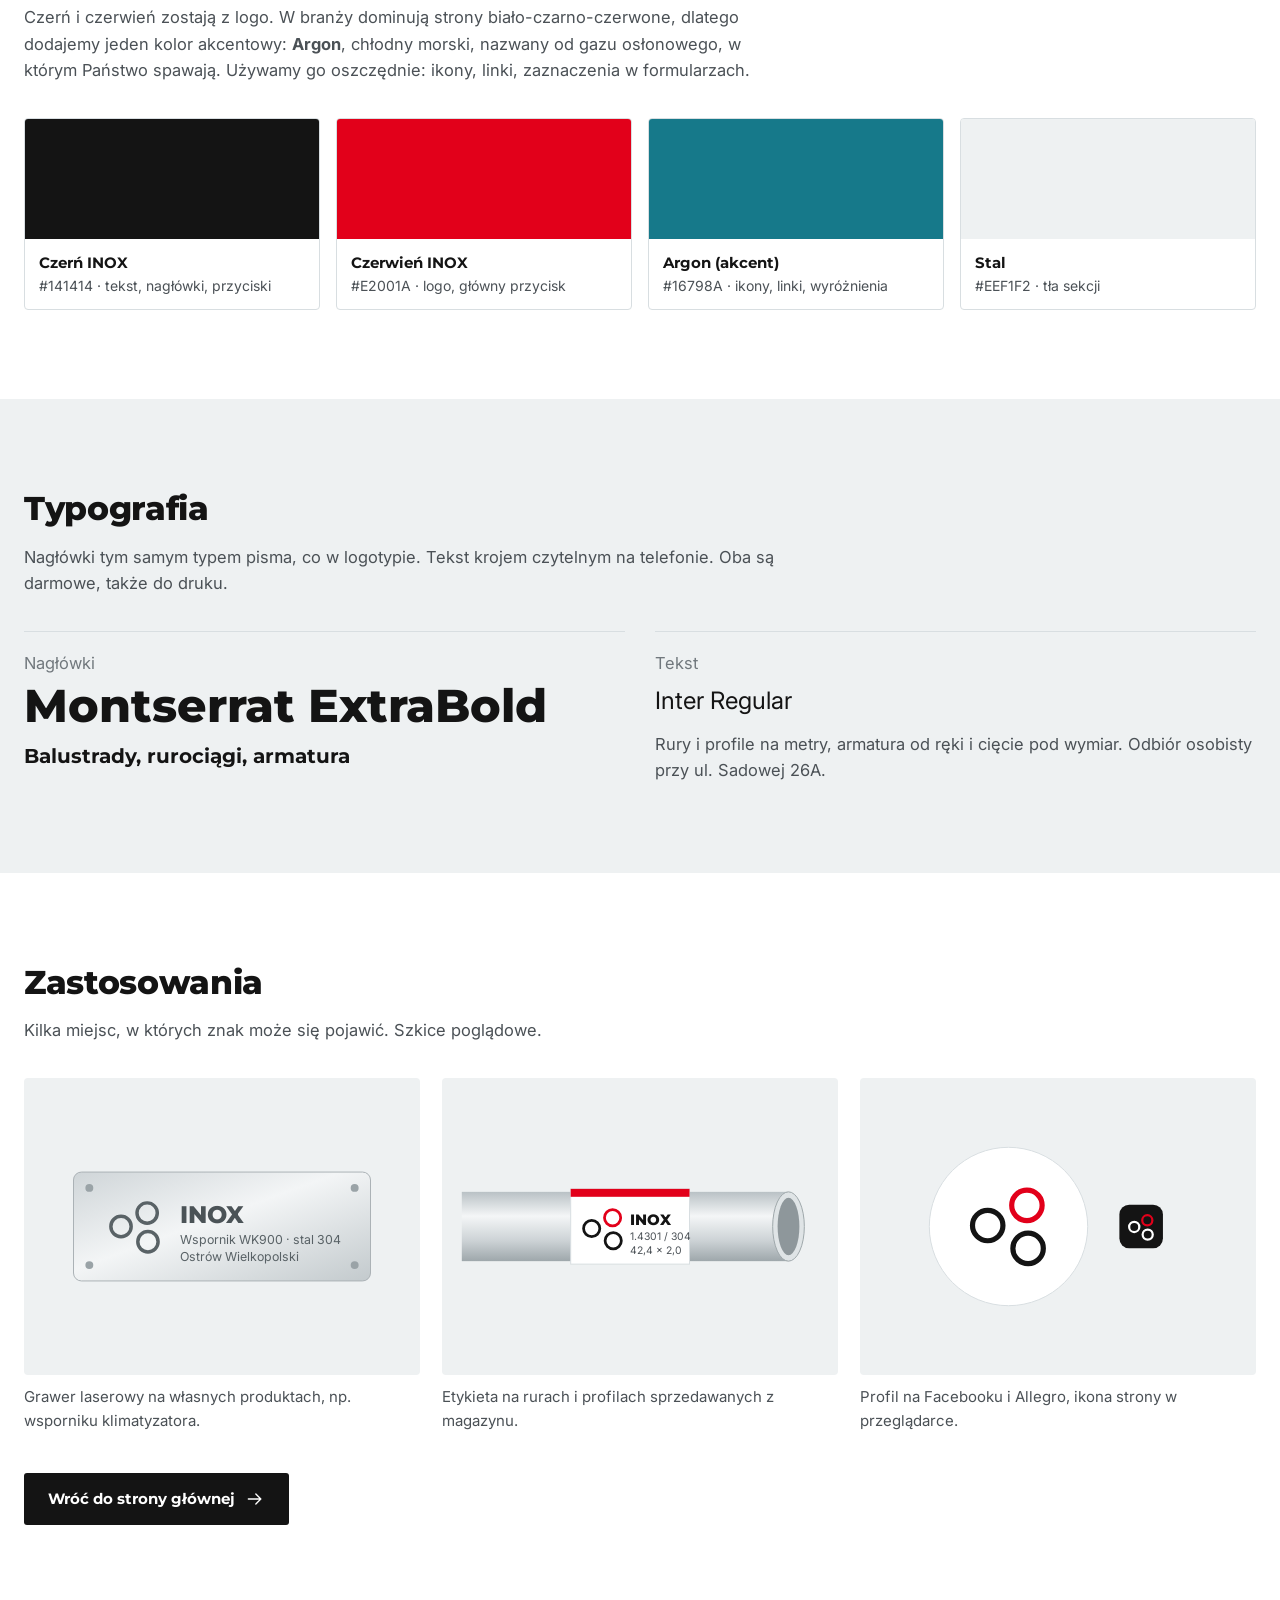
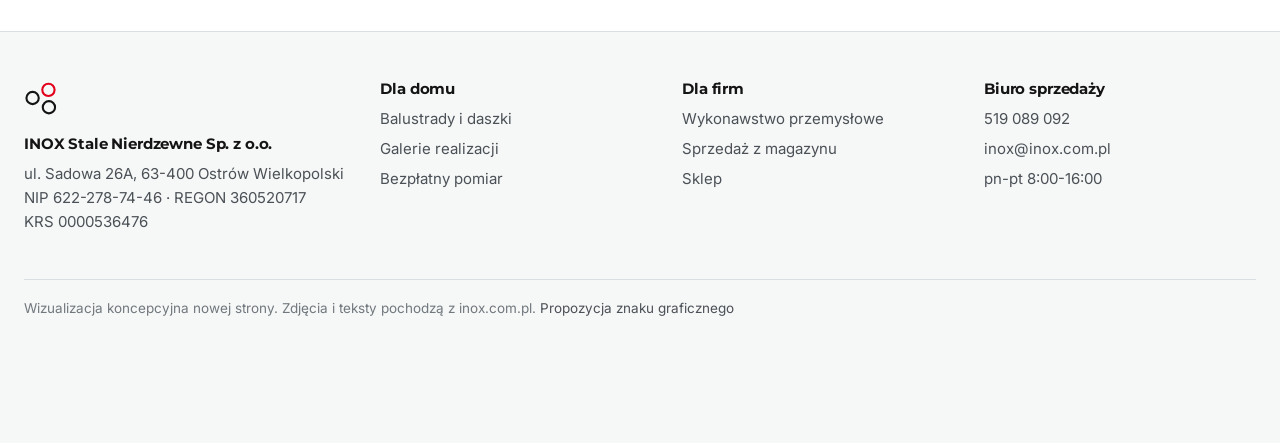
<file: znak.html>
<!doctype html>
<html lang="pl">
<head>
<meta charset="utf-8">
<meta name="viewport" content="width=device-width, initial-scale=1">
<meta name="robots" content="noindex">
<title>Propozycja znaku graficznego | INOX Stale Nierdzewne</title>
<meta name="description" content="Propozycja znaku graficznego INOX: trzy przekroje rury z logotypu, kolory i typografia do strony, produktów i materiałów.">
<link rel="icon" href="img/znak.svg" type="image/svg+xml">
<link rel="preconnect" href="https://fonts.googleapis.com"><link rel="preconnect" href="https://fonts.gstatic.com" crossorigin>
<link href="https://fonts.googleapis.com/css2?family=Inter:wght@400;500;600&family=Montserrat:wght@600;700;800&display=swap" rel="stylesheet">
<link rel="stylesheet" href="style.css">
</head>
<body>
<!-- Wizualizacja koncepcyjna nowej strony INOX Stale Nierdzewne. Teksty i zdjecia z inox.com.pl. -->
<header class="top"><div class="wrap">
  <a class="logo" href="index.html"><img src="img/logo.png" alt="INOX Stale Nierdzewne" width="168" height="44"></a>
  <nav class="nav" aria-label="Menu główne">
    <a href="balustrady.html">Balustrady</a>
    <a href="wykonawstwo.html">Wykonawstwo przemysłowe</a>
    <a href="sklep.html">Sprzedaż i sklep</a>
    <a href="index.html#kontakt">Kontakt</a>
  </nav>
  <a class="top-tel" href="tel:+48519089092"><svg class="ico"><use href="icons.svg#i-phone"/></svg>519 089 092</a>
  <a class="tel-ico" href="tel:+48519089092" aria-label="Zadzwoń 519 089 092"><svg class="ico"><use href="icons.svg#i-phone"/></svg></a>
  <button class="burger" aria-label="Menu" aria-expanded="false"><svg class="ico"><use href="icons.svg#i-menu"/></svg></button>
</div></header>
<div class="panel">
  <a href="index.html"><span>Strona główna</span><svg class="ico"><use href="icons.svg#i-arrow"/></svg></a>
  <a href="balustrady.html"><span>Balustrady<small>schodowe, tarasowe, balkonowe, daszki</small></span><svg class="ico"><use href="icons.svg#i-arrow"/></svg></a>
  <a href="wykonawstwo.html"><span>Wykonawstwo przemysłowe<small>rurociągi, drabiny, konstrukcje wsporcze</small></span><svg class="ico"><use href="icons.svg#i-arrow"/></svg></a>
  <a href="sklep.html"><span>Sprzedaż i sklep<small>rury na metry, armatura, elementy balustrad</small></span><svg class="ico"><use href="icons.svg#i-arrow"/></svg></a>
  <a href="index.html#kontakt"><span>Kontakt</span><svg class="ico"><use href="icons.svg#i-arrow"/></svg></a>
  <p class="pc">Biuro sprzedaży pn-pt 8:00-16:00<br><a href="tel:+48519089092">519 089 092</a> · <a href="mailto:inox@inox.com.pl">inox@inox.com.pl</a></p>
</div>
<main>
<section class="sec zn-top" style="padding-top:clamp(36px,5vw,70px)">
  <div class="wrap zn-hero">
    <div>
      <p class="crumb muted" style="font-size:14.5px;margin-bottom:14px"><a href="index.html" style="color:inherit">Strona główna</a> / Propozycja znaku</p>
      <h1>Znak graficzny z rur Państwa logo</h1>
      <p class="lead">Trzy przekroje rury nierdzewnej, ułożone dokładnie tak jak rury w logotypie, z czerwoną u góry. Znak działa sam tam, gdzie pełne logo się nie zmieści: grawer na produkcie, naklejka na rurze, pieczątka, ikona strony i profil w mediach społecznościowych.</p>
      <p style="color:var(--ink2)">Logotyp zostaje bez zmian. Znak jest jego uzupełnieniem, a nie zamiennikiem.</p>
    </div>
    <div class="zn-big"><svg viewBox="0 0 112 120" role="img" aria-label="Znak INOX: trzy przekroje rury"><use href="icons.svg#znak"/></svg></div>
  </div>
</section>

<section class="sec sec-steel">
  <div class="wrap">
    <div class="sec-one"><h2>Skąd się wziął</h2><p>Logo pokazuje trzy rury ułożone w stos. Znak patrzy na ten stos od czoła: zostają trzy pierścienie, czyli przekroje rury z widoczną ścianką. Dzięki temu czyta się jako rura, a nie jako trzy kropki.</p></div>
    <div class="zn-row">
      <div class="zn-cell" style="background:#fff"><img src="img/logo.png" alt="Obecne logo INOX" style="width:88%"><span>Obecne logo</span></div>
      <div class="zn-cell" style="background:#fff"><svg viewBox="0 0 112 120"><use href="icons.svg#znak"/></svg><span>Znak w kolorach logo</span></div>
      <div class="zn-cell dark"><svg viewBox="0 0 112 120"><circle cx="28" cy="60" r="20.5" fill="none" stroke="#fff" stroke-width="7"/><circle cx="80.8" cy="32.8" r="20.5" fill="none" stroke="#E2001A" stroke-width="7"/><circle cx="82.4" cy="90.8" r="20.5" fill="none" stroke="#fff" stroke-width="7"/></svg><span>Negatyw na czerni</span></div>
      <div class="zn-cell steel"><svg viewBox="0 0 112 120"><g fill="none" stroke="#5d666b" stroke-width="7"><circle cx="28" cy="60" r="20.5"/><circle cx="80.8" cy="32.8" r="20.5"/><circle cx="82.4" cy="90.8" r="20.5"/></g></svg><span>Jeden kolor, grawer na stali</span></div>
    </div>
  </div>
</section>

<section class="sec">
  <div class="wrap">
    <div class="sec-one"><h2>Kolory</h2><p>Czerń i czerwień zostają z logo. W branży dominują strony biało-czarno-czerwone, dlatego dodajemy jeden kolor akcentowy: <b>Argon</b>, chłodny morski, nazwany od gazu osłonowego, w którym Państwo spawają. Używamy go oszczędnie: ikony, linki, zaznaczenia w formularzach.</p></div>
    <div class="sw">
      <div><i style="background:#141414"></i><p><b>Czerń INOX</b>#141414 · tekst, nagłówki, przyciski</p></div>
      <div><i style="background:#E2001A"></i><p><b>Czerwień INOX</b>#E2001A · logo, główny przycisk</p></div>
      <div><i style="background:#16798A"></i><p><b>Argon (akcent)</b>#16798A · ikony, linki, wyróżnienia</p></div>
      <div><i style="background:#EEF1F2"></i><p><b>Stal</b>#EEF1F2 · tła sekcji</p></div>
    </div>
  </div>
</section>

<section class="sec sec-steel">
  <div class="wrap">
    <div class="sec-one"><h2>Typografia</h2><p>Nagłówki tym samym typem pisma, co w logotypie. Tekst krojem czytelnym na telefonie. Oba są darmowe, także do druku.</p></div>
    <div class="typo">
      <div><span class="muted">Nagłówki</span><p class="a">Montserrat ExtraBold</p><p style="font-family:var(--fh);font-weight:700;font-size:20px;margin:0">Balustrady, rurociągi, armatura</p></div>
      <div><span class="muted">Tekst</span><p class="b">Inter Regular</p><p style="margin:0;color:var(--ink2)">Rury i profile na metry, armatura od ręki i cięcie pod wymiar. Odbiór osobisty przy ul. Sadowej 26A.</p></div>
    </div>
  </div>
</section>

<section class="sec">
  <div class="wrap">
    <div class="sec-one"><h2>Zastosowania</h2><p>Kilka miejsc, w których znak może się pojawić. Szkice poglądowe.</p></div>
    <div class="uses">
      <figure>
        <div class="m">
          <svg viewBox="0 0 400 300" width="100%" height="100%" aria-label="Tabliczka grawerowana na produkcie">
            <defs><linearGradient id="st" x1="0" y1="0" x2="1" y2="1"><stop offset="0" stop-color="#cfd5d8"/><stop offset=".45" stop-color="#f3f5f6"/><stop offset="1" stop-color="#c3cacd"/></linearGradient></defs>
            <rect x="50" y="95" width="300" height="110" rx="8" fill="url(#st)" stroke="#aab2b6"/>
            <circle cx="66" cy="111" r="4" fill="#9aa3a7"/><circle cx="334" cy="111" r="4" fill="#9aa3a7"/><circle cx="66" cy="189" r="4" fill="#9aa3a7"/><circle cx="334" cy="189" r="4" fill="#9aa3a7"/>
            <g transform="translate(84 120) scale(.5)" fill="none" stroke="#596266" stroke-width="7"><circle cx="28" cy="60" r="20.5"/><circle cx="80.8" cy="32.8" r="20.5"/><circle cx="82.4" cy="90.8" r="20.5"/></g>
            <text x="158" y="146" font-family="Montserrat,sans-serif" font-weight="800" font-size="24" fill="#4b5357">INOX</text>
            <text x="158" y="168" font-family="Inter,sans-serif" font-size="12.5" fill="#596266">Wspornik WK900 · stal 304</text>
            <text x="158" y="185" font-family="Inter,sans-serif" font-size="12.5" fill="#596266">Ostrów Wielkopolski</text>
          </svg>
        </div>
        <figcaption>Grawer laserowy na własnych produktach, np. wsporniku klimatyzatora.</figcaption>
      </figure>
      <figure>
        <div class="m">
          <svg viewBox="0 0 400 300" width="100%" height="100%" aria-label="Etykieta na rurze">
            <defs><linearGradient id="pp" x1="0" y1="0" x2="0" y2="1"><stop offset="0" stop-color="#b9c1c5"/><stop offset=".35" stop-color="#f4f6f7"/><stop offset=".7" stop-color="#cdd3d6"/><stop offset="1" stop-color="#9ea7ab"/></linearGradient></defs>
            <rect x="20" y="115" width="330" height="70" fill="url(#pp)"/>
            <ellipse cx="350" cy="150" rx="16" ry="35" fill="#dfe4e6" stroke="#9ea7ab"/>
            <ellipse cx="350" cy="150" rx="11" ry="29" fill="#8e979b"/>
            <rect x="130" y="112" width="120" height="76" fill="#fff" stroke="#d8dee1"/>
            <rect x="130" y="112" width="120" height="8" fill="#E2001A"/>
            <g transform="translate(140 128) scale(.4)"><use href="icons.svg#znak" width="112" height="120"/></g>
            <text x="190" y="148" font-family="Montserrat,sans-serif" font-weight="800" font-size="15" fill="#141414">INOX</text>
            <text x="190" y="164" font-family="Inter,sans-serif" font-size="10.5" fill="#4b5156">1.4301 / 304</text>
            <text x="190" y="178" font-family="Inter,sans-serif" font-size="10.5" fill="#4b5156">42,4 x 2,0</text>
          </svg>
        </div>
        <figcaption>Etykieta na rurach i profilach sprzedawanych z magazynu.</figcaption>
      </figure>
      <figure>
        <div class="m">
          <svg viewBox="0 0 400 300" width="100%" height="100%" aria-label="Ikona profilu i strony">
            <circle cx="150" cy="150" r="80" fill="#fff" stroke="#d8dee1"/>
            <g transform="translate(108 104) scale(.75)"><use href="icons.svg#znak" width="112" height="120"/></g>
            <rect x="262" y="128" width="44" height="44" rx="10" fill="#141414"/>
            <g transform="translate(270 135.5) scale(.25)"><circle cx="28" cy="60" r="20.5" fill="none" stroke="#fff" stroke-width="9"/><circle cx="80.8" cy="32.8" r="20.5" fill="none" stroke="#E2001A" stroke-width="9"/><circle cx="82.4" cy="90.8" r="20.5" fill="none" stroke="#fff" stroke-width="9"/></g>
          </svg>
        </div>
        <figcaption>Profil na Facebooku i Allegro, ikona strony w przeglądarce.</figcaption>
      </figure>
    </div>
    <p style="margin-top:40px"><a class="btn btn-ink" href="index.html">Wróć do strony głównej <svg class="ico"><use href="icons.svg#i-arrow"/></svg></a></p>
  </div>
</section>
</main>
<footer class="foot">
  <div class="wrap">
    <div>
      <svg class="znak-mini" viewBox="0 0 112 120" aria-hidden="true"><use href="icons.svg#znak"/></svg>
      <h4>INOX Stale Nierdzewne Sp. z o.o.</h4>
      <p>ul. Sadowa 26A, 63-400 Ostrów Wielkopolski<br>NIP 622-278-74-46 · REGON 360520717<br>KRS 0000536476</p>
    </div>
    <div><h4>Dla domu</h4><ul><li><a href="balustrady.html">Balustrady i daszki</a></li><li><a href="balustrady.html#galerie">Galerie realizacji</a></li><li><a href="balustrady.html#kontakt">Bezpłatny pomiar</a></li></ul></div>
    <div><h4>Dla firm</h4><ul><li><a href="wykonawstwo.html">Wykonawstwo przemysłowe</a></li><li><a href="sklep.html">Sprzedaż z magazynu</a></li><li><a href="sklep.html#produkty">Sklep</a></li></ul></div>
    <div><h4>Biuro sprzedaży</h4><ul><li><a href="tel:+48519089092">519 089 092</a></li><li><a href="mailto:inox@inox.com.pl">inox@inox.com.pl</a></li><li>pn-pt 8:00-16:00</li></ul></div>
    <p class="koncept">Wizualizacja koncepcyjna nowej strony. Zdjęcia i teksty pochodzą z inox.com.pl. <a href="znak.html">Propozycja znaku graficznego</a></p>
  </div>
</footer>
<script src="app.js"></script>
</body>
</html>
</file>
<file: style.css>
/* INOX Stale Nierdzewne - wizualizacja koncepcyjna */
:root{
  --ink:#141414; --ink2:#4b5156; --ink3:#71787d;
  --red:#E2001A; --red-d:#b80015;
  --argon:#16798A; --argon-d:#0f5f6d; --argon-l:#e3f1f3;
  --steel:#eef1f2; --steel2:#e3e8ea; --line:#d8dee1;
  --bg:#fff;
  --hh:72px;
  --wrap:min(1240px, calc(100% - 48px));
  --fh:'Montserrat',system-ui,sans-serif;
  --fb:'Inter',system-ui,sans-serif;
}
*{box-sizing:border-box}
html{scroll-behavior:smooth;-webkit-text-size-adjust:100%}
body{margin:0;font-family:var(--fb);font-size:16.5px;line-height:1.6;color:var(--ink);background:var(--bg);overflow-x:hidden}
img{max-width:100%;display:block}
a{color:var(--argon-d)}
h1,h2,h3,h4{font-family:var(--fh);line-height:1.15;margin:0 0 .5em;letter-spacing:-.01em}
h1{font-weight:800;font-size:clamp(28px,3.6vw,50px)}
h2{font-weight:800;font-size:clamp(25px,2.6vw,38px)}
h3{font-weight:700;font-size:20px}
p{margin:0 0 1em}
.wrap{width:var(--wrap);margin:0 auto}
.ico{width:24px;height:24px;fill:none;stroke:currentColor;stroke-width:1.6;stroke-linecap:round;stroke-linejoin:round;flex:0 0 auto}
.lead{font-size:18px;color:var(--ink2);max-width:62ch}
.muted{color:var(--ink3)}
.sr{position:absolute;width:1px;height:1px;overflow:hidden;clip:rect(0 0 0 0)}

/* przyciski */
.btn{display:inline-flex;align-items:center;gap:10px;padding:14px 22px;border-radius:3px;font-family:var(--fh);font-weight:700;font-size:15px;text-decoration:none;border:2px solid transparent;cursor:pointer;transition:background .2s,color .2s,border-color .2s;line-height:1.2}
.btn .ico{width:20px;height:20px}
.btn-red{background:var(--red);color:#fff}
.btn-red:hover{background:var(--red-d)}
.btn-ink{background:var(--ink);color:#fff}
.btn-ink:hover{background:#000}
.btn-line{border-color:var(--ink);color:var(--ink);background:transparent}
.btn-line:hover{background:var(--ink);color:#fff}
.link{display:inline-flex;align-items:center;gap:8px;font-family:var(--fh);font-weight:700;color:var(--argon-d);text-decoration:none}
.link .ico{width:20px;height:20px;transition:transform .2s}
.link:hover .ico{transform:translateX(4px)}

/* naglowek */
.top{position:sticky;top:0;z-index:50;background:rgba(255,255,255,.97);border-bottom:1px solid var(--line);height:var(--hh)}
.top .wrap{height:100%;display:flex;align-items:center;gap:28px}
.logo{display:block;flex:0 0 auto}
.logo img{height:44px;width:auto}
.nav{display:flex;gap:4px;margin-left:auto;align-items:center}
.nav a{font-family:var(--fh);font-weight:600;font-size:15px;color:var(--ink);text-decoration:none;padding:10px 12px;border-radius:3px;white-space:nowrap}
.nav a:hover{background:var(--steel)}
.nav a.on{color:var(--argon-d);box-shadow:inset 0 -2px 0 var(--argon)}
.top-tel{display:inline-flex;align-items:center;gap:8px;font-family:var(--fh);font-weight:700;font-size:15px;color:#fff;background:var(--ink);padding:11px 16px;border-radius:3px;text-decoration:none;white-space:nowrap}
.top-tel .ico{width:18px;height:18px}
.top-tel:hover{background:var(--red)}
.burger,.tel-ico,.cart-ico{display:none}
.cart-btn{position:relative;display:inline-flex;align-items:center;justify-content:center;width:46px;height:46px;border:1px solid var(--line);border-radius:3px;background:#fff;color:var(--ink);cursor:pointer}
.cart-btn b{position:absolute;top:-6px;right:-6px;background:var(--red);color:#fff;font-size:11px;min-width:19px;height:19px;border-radius:10px;display:grid;place-items:center;font-family:var(--fh)}
.cart-btn b:empty{display:none}

.panel{display:none}

/* HERO strona glowna */
.hero{min-height:calc(100svh - var(--hh));display:flex;flex-direction:column}
.hero-intro{padding:30px 0 26px}
.hero-intro .wrap{display:grid;grid-template-columns:minmax(0,1.5fr) minmax(0,1fr);gap:40px;align-items:end}
.hero-intro h1{margin:0;text-wrap:balance;font-size:clamp(28px,3.3vw,48px)}
.hero-intro .lead{margin:0;font-size:17.5px}
.paths{flex:1 1 auto;display:grid;grid-template-columns:minmax(0,1fr) minmax(0,1fr);gap:5px;min-height:380px}
.path{position:relative;overflow:hidden;color:#fff;text-decoration:none;display:block;min-height:0;background:#333}
.path img{position:absolute;inset:0;width:100%;height:100%;object-fit:cover;transition:transform .6s ease}
.path::after{content:"";position:absolute;inset:0;background:linear-gradient(180deg,rgba(0,0,0,0) 35%,rgba(0,0,0,.78) 100%)}
a.path:hover img,.path:hover img{transform:scale(1.03)}
.path-in{position:absolute;left:0;right:0;bottom:0;z-index:2;padding:34px clamp(22px,3vw,48px)}
.path h2{font-size:clamp(26px,2.6vw,40px);margin:0 0 6px;color:#fff}
.path p{margin:0 0 14px;font-size:16.5px;color:rgba(255,255,255,.9);max-width:44ch}
.path .go{display:inline-flex;align-items:center;gap:10px;font-family:var(--fh);font-weight:700;font-size:16px;color:#fff;border-bottom:2px solid var(--red);padding-bottom:4px}
.path .go .ico{width:20px;height:20px}
.path-links{display:flex;flex-wrap:wrap;gap:10px 26px}
.path-links a{color:#fff;text-decoration:none}
.path-links a:hover .go{border-color:#fff}
.path-firmy .go{border-color:var(--argon)}
.path .tag{display:inline-block;font-family:var(--fh);font-weight:700;font-size:14px;background:var(--red);color:#fff;padding:5px 10px;border-radius:2px;margin-bottom:12px}
.path-firmy .tag{background:var(--argon)}

/* HERO podstrony */
.phero{min-height:calc(100svh - var(--hh));display:grid;grid-template-columns:minmax(0,1fr) minmax(0,1.05fr);align-items:stretch;background:var(--steel)}
.phero-txt{display:flex;flex-direction:column;justify-content:center;padding:40px clamp(24px,5vw,80px) 40px max(24px, calc((100vw - 1240px)/2))}
.phero-txt .crumb{font-size:14.5px;color:var(--ink3);margin-bottom:14px}
.phero-txt .crumb a{color:var(--ink3)}
.phero-txt h1{margin-bottom:16px}
.phero-txt .lead{margin-bottom:26px}
.phero-foto{position:relative;margin:0;min-height:300px}
.phero-foto img{position:absolute;inset:0;width:100%;height:100%;object-fit:cover}
.phero-cta{display:flex;flex-wrap:wrap;gap:12px 20px;align-items:center}
.phero-note{display:flex;align-items:center;gap:10px;margin-top:22px;font-size:15px;color:var(--ink2)}
.phero-note .ico{color:var(--argon)}

/* sekcje */
.sec{padding:clamp(56px,7vw,100px) 0}
.sec-steel{background:var(--steel)}
.sec-head{display:grid;grid-template-columns:minmax(0,1fr) minmax(0,1fr);gap:40px;align-items:end;margin-bottom:38px}
.sec-head p{margin:0;color:var(--ink2)}
.sec-head h2{margin:0}
.sec-one{max-width:760px;margin-bottom:34px}
.sec-one p{color:var(--ink2)}
hr.sep{border:0;border-top:1px solid var(--line);margin:0}

/* kafle typow (zdjecia) */
.types{display:grid;grid-template-columns:repeat(3,minmax(0,1fr));gap:18px}
.type{position:relative;display:block;text-decoration:none;color:var(--ink)}
.type figure{margin:0;aspect-ratio:4/3;overflow:hidden;background:var(--steel2);border-radius:3px}
.type img{width:100%;height:100%;object-fit:cover;transition:transform .5s}
.type:hover img{transform:scale(1.04)}
.type h3{margin:14px 0 4px;display:flex;align-items:center;gap:8px;font-size:18.5px}
.type h3 .ico{width:19px;height:19px;color:var(--argon);transition:transform .2s}
.type:hover h3 .ico{transform:translateX(4px)}
.type p{margin:0;font-size:15px;color:var(--ink2)}

/* rzad ikon (proces) */
.steps{display:grid;grid-template-columns:repeat(5,minmax(0,1fr));gap:24px;margin-top:54px;padding-top:40px;border-top:1px solid var(--line)}
.step .ib{width:58px;height:58px;border-radius:50%;background:var(--argon-l);color:var(--argon-d);display:grid;place-items:center;margin-bottom:14px}
.step .ib .ico{width:28px;height:28px}
.step h3{font-size:16.5px;margin:0 0 4px}
.step p{font-size:14.5px;color:var(--ink2);margin:0}

/* pas ze spawaniem */
.band{position:relative;min-height:min(78vh,620px);display:flex;align-items:center;color:#fff;overflow:hidden;background:#222}
.band img{position:absolute;inset:0;width:100%;height:100%;object-fit:cover;filter:grayscale(1) contrast(1.1)}
.band::after{content:"";position:absolute;inset:0;background:linear-gradient(90deg,rgba(0,0,0,.78) 0%,rgba(0,0,0,.45) 60%,rgba(0,0,0,.25) 100%)}
.band .wrap{position:relative;z-index:2}
.band h2{color:#fff;max-width:18ch;font-size:clamp(28px,3.6vw,52px)}
.band p{max-width:52ch;color:rgba(255,255,255,.88);font-size:18px;margin:0}

/* branze */
.inds{display:grid;grid-template-columns:repeat(4,minmax(0,1fr));gap:1px;background:var(--line);border:1px solid var(--line)}
.ind{background:#fff;padding:26px 22px;display:flex;flex-direction:column;gap:12px;min-width:0}
.sec-steel .ind{background:var(--bg)}
.ind .ico{width:38px;height:38px;stroke-width:1.4;color:var(--argon)}
.ind h3{font-size:16.5px;margin:0}
.ind p{font-size:14.5px;color:var(--ink2);margin:0}

/* dwie kolumny ze zdjeciem */
.split{display:grid;grid-template-columns:minmax(0,1fr) minmax(0,1fr);gap:clamp(30px,5vw,72px);align-items:center}
.split.rev .split-foto{order:2}
.split-foto{margin:0;border-radius:3px;overflow:hidden;aspect-ratio:4/3;background:var(--steel2)}
.split-foto img{width:100%;height:100%;object-fit:cover}
.split-foto.tall{aspect-ratio:4/5}
.ilist{list-style:none;margin:22px 0 28px;padding:0;display:grid;gap:16px}
.ilist li{display:flex;gap:14px;align-items:flex-start}
.ilist .ico{color:var(--argon);width:26px;height:26px;margin-top:1px}
.ilist b{display:block;font-family:var(--fh);font-size:16px}
.ilist span{color:var(--ink2);font-size:15px}

/* produkty */
.prods{display:grid;grid-template-columns:repeat(3,minmax(0,1fr));gap:22px}
.prod{background:#fff;border:1px solid var(--line);border-radius:4px;display:flex;flex-direction:column;overflow:hidden;min-width:0}
.prod figure{margin:0;aspect-ratio:1/1;background:#f3f4f4;display:grid;place-items:center;overflow:hidden}
.prod figure img{width:100%;height:100%;object-fit:cover}
.prod figure.pack img{object-fit:contain;padding:18px;mix-blend-mode:multiply}
.prod-in{padding:18px 18px 20px;display:flex;flex-direction:column;gap:8px;flex:1}
.prod h3{font-size:17px;margin:0}
.prod .spec{font-size:14px;color:var(--ink2);margin:0}
.prod .price{font-family:var(--fh);font-weight:800;font-size:22px;margin-top:auto}
.prod .price small{font-weight:600;font-size:13px;color:var(--ink3)}
.prod .ask{font-family:var(--fh);font-weight:700;font-size:15px;color:var(--ink2);margin-top:auto}
.prod select{width:100%;padding:10px 12px;border:1px solid var(--line);border-radius:3px;font:inherit;font-size:15px;background:#fff}
.prod .btn{justify-content:center;width:100%;padding:12px 16px}
.prod .row{display:flex;gap:8px}
.badge{display:inline-block;font-size:12.5px;font-weight:600;color:var(--argon-d);background:var(--argon-l);padding:3px 8px;border-radius:2px;align-self:flex-start}

/* o firmie */
.facts{list-style:none;padding:0;margin:20px 0 0;display:grid;grid-template-columns:minmax(0,1fr) minmax(0,1fr);gap:18px 26px}
.facts li{display:flex;gap:12px;font-size:15.5px;color:var(--ink2)}
.facts .ico{color:var(--argon);width:24px;height:24px}

/* kontakt */
.contact{display:grid;grid-template-columns:minmax(0,.9fr) minmax(0,1.1fr);gap:clamp(30px,5vw,70px)}
.cdata{list-style:none;padding:0;margin:0 0 26px;display:grid;gap:14px}
.cdata li{display:flex;gap:14px;align-items:flex-start}
.cdata .ico{color:var(--argon);margin-top:2px}
.cdata a{color:var(--ink);font-weight:600;text-decoration:none}
.cdata a:hover{color:var(--argon-d)}
.cdata .big{font-family:var(--fh);font-size:22px;font-weight:800}
.map{border:0;width:100%;height:280px;border-radius:3px;background:var(--steel2);display:block}
.form{background:#fff;border:1px solid var(--line);border-radius:4px;padding:clamp(22px,3vw,36px)}
.sec-steel .form{border-color:transparent}
.form h3{font-size:22px;margin-bottom:6px}
.form>p{color:var(--ink2);font-size:15px}
.f-grid{display:grid;grid-template-columns:minmax(0,1fr) minmax(0,1fr);gap:14px}
.f-grid .full{grid-column:1/-1}
.form label{display:block;font-size:14px;font-weight:600;margin-bottom:6px}
.form input,.form select,.form textarea{width:100%;padding:12px 14px;border:1px solid #c9d0d4;border-radius:3px;font:inherit;font-size:16px;background:#fff;color:var(--ink)}
.form textarea{min-height:110px;resize:vertical}
.form input:focus,.form select:focus,.form textarea:focus{outline:2px solid var(--argon);outline-offset:1px;border-color:var(--argon)}
.chips{display:flex;flex-wrap:wrap;gap:8px}
.chips label{margin:0;font-weight:500;cursor:pointer}
.chips input{position:absolute;opacity:0;width:1px;height:1px}
.chips span{display:inline-block;padding:9px 14px;border:1px solid #c9d0d4;border-radius:3px;font-size:15px}
.chips input:checked+span{background:var(--ink);border-color:var(--ink);color:#fff}
.chips input:focus-visible+span{outline:2px solid var(--argon);outline-offset:2px}
.form .btn{margin-top:18px}
.f-ok{display:none;margin-top:16px;padding:14px 16px;background:var(--argon-l);border-radius:3px;color:var(--argon-d);font-size:15px}
.f-ok.show{display:block}
.f-note{font-size:13px;color:var(--ink3);margin:12px 0 0}

/* stopka */
.foot{background:#f6f7f7;border-top:1px solid var(--line);padding:48px 0 110px;font-size:15px;color:var(--ink2)}
.foot .wrap{display:grid;grid-template-columns:1.2fr 1fr 1fr 1fr;gap:30px}
.foot h4{font-size:15px;color:var(--ink);margin-bottom:10px}
.foot a{color:var(--ink2);text-decoration:none}
.foot a:hover{color:var(--argon-d)}
.foot ul{list-style:none;padding:0;margin:0;display:grid;gap:6px}
.foot .znak-mini{width:34px;height:36px;margin-bottom:12px}
.foot .koncept{grid-column:1/-1;border-top:1px solid var(--line);padding-top:18px;font-size:13.5px;color:var(--ink3)}

/* dolny pasek tel */
.mob{display:none}

/* akordeon typow */
.acc{border-top:1px solid var(--line)}
.acc details{border-bottom:1px solid var(--line)}
.acc summary{list-style:none;cursor:pointer;display:grid;grid-template-columns:120px minmax(0,1fr) auto;gap:22px;align-items:center;padding:18px 0}
.acc summary::-webkit-details-marker{display:none}
.acc summary img{width:120px;height:84px;object-fit:cover;border-radius:3px}
.acc summary h3{margin:0 0 3px;font-size:20px}
.acc summary p{margin:0;font-size:15px;color:var(--ink2)}
.acc summary .tg{width:42px;height:42px;border-radius:50%;border:1px solid var(--line);display:grid;place-items:center;transition:transform .25s,background .2s}
.acc summary:hover .tg{background:var(--steel)}
.acc details[open] summary .tg{transform:rotate(180deg);background:var(--ink);color:#fff;border-color:var(--ink)}
.acc-body{padding:0 0 30px 142px}
.acc-body .txt{max-width:70ch;color:var(--ink2)}
.acc-body ul{margin:0 0 16px;padding-left:20px;color:var(--ink2)}
.gal{display:grid;grid-template-columns:repeat(4,minmax(0,1fr));gap:8px;margin:18px 0 18px}
.gal button{padding:0;border:0;background:var(--steel2);cursor:zoom-in;aspect-ratio:1/1;overflow:hidden;border-radius:2px}
.gal img{width:100%;height:100%;object-fit:cover;transition:transform .4s}
.gal button:hover img{transform:scale(1.05)}

/* lightbox */
.lb{position:fixed;inset:0;z-index:100;background:rgba(10,10,10,.92);display:none;align-items:center;justify-content:center;padding:20px}
.lb.open{display:flex}
.lb img{max-width:min(1400px,100%);max-height:86vh;object-fit:contain}
.lb button{position:absolute;background:rgba(255,255,255,.12);border:0;color:#fff;width:50px;height:50px;border-radius:50%;cursor:pointer;display:grid;place-items:center}
.lb .x{top:16px;right:16px}
.lb .pv{left:16px;top:50%;transform:translateY(-50%) rotate(90deg)}
.lb .nx{right:16px;top:50%;transform:translateY(-50%) rotate(-90deg)}
.lb .cnt{position:absolute;bottom:18px;left:0;right:0;text-align:center;color:#ccc;font-size:14px}

/* realizacje przemyslowe */
.works{display:grid;grid-template-columns:repeat(4,minmax(0,1fr));grid-auto-rows:clamp(130px,19vw,290px);gap:8px}
.works button{position:relative;padding:0;border:0;background:var(--steel2);cursor:zoom-in;overflow:hidden;border-radius:2px}
.works button:nth-child(1){grid-column:span 2;grid-row:span 2}
.works img{position:absolute;inset:0;width:100%;height:100%;object-fit:cover;transition:transform .4s}
.works button:hover img{transform:scale(1.04)}

/* zakres (4 uslugi) */
.scope{display:grid;grid-template-columns:repeat(4,minmax(0,1fr));gap:26px}
.scope figure{margin:0 0 14px;aspect-ratio:4/3;overflow:hidden;border-radius:3px;background:var(--steel2)}
.scope img{width:100%;height:100%;object-fit:cover}
.scope h3{font-size:18px;margin:0 0 6px}
.scope p{font-size:15px;color:var(--ink2);margin:0}

.cert{display:flex;gap:22px;align-items:center;margin-top:26px;padding-top:24px;border-top:1px solid var(--line)}
.cert img{width:92px;height:auto;border:1px solid var(--line);flex:0 0 auto}
.cert p{margin:0 0 6px;font-size:15px;color:var(--ink2)}
.cert .dl{display:flex;flex-wrap:wrap;gap:6px 18px;font-size:14.5px}

.person{display:flex;gap:16px;align-items:center;padding:20px 0;border-top:1px solid var(--line);border-bottom:1px solid var(--line);margin:0 0 24px}
.person .av{width:56px;height:56px;border-radius:50%;background:var(--argon-l);color:var(--argon-d);display:grid;place-items:center;font-family:var(--fh);font-weight:800;font-size:18px;flex:0 0 auto}
.person b{font-family:var(--fh);display:block}
.person span{font-size:14.5px;color:var(--ink2)}

/* sklep */
.shop-bar{display:flex;flex-wrap:wrap;gap:10px;align-items:center;justify-content:space-between;margin-bottom:26px}
.filters{display:flex;flex-wrap:wrap;gap:8px}
.filters button{font:inherit;font-size:15px;padding:9px 14px;border:1px solid #c9d0d4;background:#fff;border-radius:3px;cursor:pointer;color:var(--ink)}
.filters button.on{background:var(--ink);border-color:var(--ink);color:#fff}
.shop-note{font-size:14px;color:var(--ink3);margin:22px 0 0}
.drawer{position:fixed;top:0;right:0;bottom:0;width:min(420px,100%);background:#fff;z-index:90;box-shadow:-10px 0 40px rgba(0,0,0,.12);transform:translateX(105%);transition:transform .3s ease;display:flex;flex-direction:column}
.drawer.open{transform:none}
.drawer-h{display:flex;align-items:center;justify-content:space-between;padding:18px 22px;border-bottom:1px solid var(--line)}
.drawer-h h3{margin:0}
.drawer-h button{background:none;border:0;cursor:pointer;color:var(--ink);padding:6px}
.drawer-b{flex:1;overflow:auto;padding:10px 22px}
.drawer-f{padding:18px 22px;border-top:1px solid var(--line)}
.ci{display:grid;grid-template-columns:minmax(0,1fr) auto;gap:4px 12px;padding:14px 0;border-bottom:1px solid var(--line);font-size:15px}
.ci b{font-family:var(--fh)}
.ci .q{display:flex;align-items:center;gap:6px}
.ci .q button{width:30px;height:30px;border:1px solid var(--line);background:#fff;border-radius:3px;cursor:pointer;display:grid;place-items:center;color:var(--ink)}
.ci .q button .ico{width:16px;height:16px}
.ci .rm{background:none;border:0;color:var(--ink3);cursor:pointer;font-size:13.5px;text-decoration:underline;padding:0;justify-self:start}
.sum{display:flex;justify-content:space-between;font-family:var(--fh);font-weight:800;font-size:19px;margin-bottom:6px}
.drawer-f .btn{width:100%;justify-content:center;margin-top:10px}
.drawer-f p{font-size:13.5px;color:var(--ink3);margin:8px 0 0}
.empty{color:var(--ink3);padding:30px 0;text-align:center}
.shade{position:fixed;inset:0;background:rgba(0,0,0,.35);z-index:80;display:none}
.shade.open{display:block}
.rules{display:grid;grid-template-columns:repeat(3,minmax(0,1fr));gap:30px 34px}
.rule{display:flex;gap:14px}
.rule .ico{width:30px;height:30px;color:var(--argon);stroke-width:1.5}
.rule h3{font-size:16.5px;margin:0 0 4px}
.rule p{font-size:15px;color:var(--ink2);margin:0}
.cols3{display:grid;grid-template-columns:repeat(3,minmax(0,1fr));gap:34px}
.cols3 h3{font-size:18px;display:flex;gap:10px;align-items:center}
.cols3 h3 .ico{color:var(--argon)}
.cols3 ul{margin:0;padding-left:18px;color:var(--ink2);font-size:15.5px}
.cols3 p{color:var(--ink2);font-size:15.5px}
.toast{position:fixed;left:50%;bottom:24px;transform:translate(-50%,calc(100% + 40px));visibility:hidden;background:var(--ink);color:#fff;padding:12px 18px;border-radius:3px;z-index:95;font-size:15px;transition:transform .3s;display:flex;gap:10px;align-items:center;max-width:calc(100% - 32px)}
.toast.show{transform:translate(-50%,0);visibility:visible}
.toast .ico{color:#7fd3df}

/* znak */
.zn-hero{display:grid;grid-template-columns:minmax(0,1fr) minmax(0,1fr);gap:50px;align-items:center}
.zn-big{background:#fff;border:1px solid var(--line);border-radius:4px;aspect-ratio:1/1;display:grid;place-items:center}
.zn-big svg{width:52%;height:auto}
.zn-row{display:grid;grid-template-columns:repeat(4,minmax(0,1fr));gap:16px}
.zn-cell{border-radius:4px;aspect-ratio:1/1;display:flex;flex-direction:column;align-items:center;justify-content:center;gap:14px;padding:16px;font-size:14px;text-align:center;border:1px solid var(--line)}
.zn-cell svg{width:42%;height:auto}
.zn-cell.dark{background:var(--ink);color:#ddd;border-color:var(--ink)}
.zn-cell.red{background:var(--red);color:#fff;border-color:var(--red)}
.zn-cell.steel{background:linear-gradient(135deg,#d9dee1,#f4f6f7 45%,#cfd5d8);color:var(--ink2)}
.sw{display:grid;grid-template-columns:repeat(4,minmax(0,1fr));gap:16px}
.sw div{border:1px solid var(--line);border-radius:4px;overflow:hidden;background:#fff}
.sw i{display:block;height:120px}
.sw p{margin:0;padding:12px 14px;font-size:14px;color:var(--ink2)}
.sw b{display:block;font-family:var(--fh);color:var(--ink);font-size:15px}
.typo{display:grid;grid-template-columns:minmax(0,1fr) minmax(0,1fr);gap:30px}
.typo div{border-top:1px solid var(--line);padding-top:18px}
.typo .a{font-family:var(--fh);font-weight:800;font-size:46px;line-height:1.05;margin:6px 0 10px}
.typo .b{font-family:var(--fb);font-size:24px;margin:6px 0 10px}
.uses{display:grid;grid-template-columns:repeat(3,minmax(0,1fr));gap:22px}
.uses figure{margin:0}
.uses .m{aspect-ratio:4/3;border-radius:4px;background:var(--steel);display:grid;place-items:center;overflow:hidden;position:relative}
.uses figcaption{font-size:15px;color:var(--ink2);margin-top:10px}

/* ===== responsywnosc ===== */
@media (max-width:1100px){
  .nav a{padding:10px 9px;font-size:14.5px}
  .top .wrap{gap:18px}
  .steps{grid-template-columns:repeat(3,minmax(0,1fr))}
  .scope{grid-template-columns:repeat(2,minmax(0,1fr))}
}
@media (max-width:920px){
  :root{--hh:62px;--wrap:calc(100% - 36px)}
  .logo img{height:36px}
  .nav,.top-tel{display:none}
  .top .wrap{gap:10px}
  .tel-ico,.burger{display:inline-flex;align-items:center;justify-content:center;width:46px;height:46px;border-radius:3px;border:0;cursor:pointer}
  .tel-ico{margin-left:auto;background:var(--ink);color:#fff}
  .burger{background:var(--steel);color:var(--ink)}
  .cart-btn{margin-left:auto}
  .cart-btn+.tel-ico{margin-left:0}
  .panel{position:fixed;top:var(--hh);left:0;right:0;bottom:0;background:#fff;z-index:49;padding:12px 18px 30px;overflow:auto;display:block;transform:translateY(-8px);opacity:0;visibility:hidden;transition:opacity .2s,transform .2s,visibility .2s}
  .panel.open{opacity:1;transform:none;visibility:visible}
  .panel a{display:flex;justify-content:space-between;align-items:center;padding:16px 4px;border-bottom:1px solid var(--line);font-family:var(--fh);font-weight:700;font-size:19px;color:var(--ink);text-decoration:none}
  .panel a small{display:block;font-family:var(--fb);font-weight:400;font-size:14px;color:var(--ink3);line-height:1.5;margin-top:2px}
  .panel .ico{color:var(--argon)}
  .panel .pc{margin-top:22px;font-size:15px;color:var(--ink2);line-height:1.55}
  .panel .pc a{display:inline;border:0;padding:0;font-size:inherit;font-family:inherit;color:var(--argon-d)}

  .hero-intro{padding:18px 0 16px}
  .hero-intro .wrap{grid-template-columns:minmax(0,1fr);gap:8px}
  .hero-intro h1{font-size:clamp(23px,min(6.6vw,4.4svh),34px)}
  .hero-intro .lead{font-size:clamp(14.5px,2.4svh,17px);line-height:1.5}
  .paths{grid-template-columns:minmax(0,1fr);grid-template-rows:minmax(0,1fr) minmax(0,1fr);min-height:0;gap:4px}
  .path{min-height:180px}
  .path::after{background:linear-gradient(180deg,rgba(0,0,0,.08) 0%,rgba(0,0,0,.55) 45%,rgba(0,0,0,.82) 100%)}
  .path-in{padding:18px 18px 18px}
  .path h2{font-size:clamp(21px,3.4svh,28px);margin-bottom:4px}
  .path p{font-size:14.5px;margin-bottom:10px;line-height:1.45}
  .path .tag{font-size:12.5px;padding:3px 8px;margin-bottom:8px}
  .path .go{font-size:15px;padding-bottom:2px}
  .path-links{gap:6px 18px}

  .phero{grid-template-columns:minmax(0,1fr);grid-template-rows:auto auto;display:flex;flex-direction:column}
  .phero-foto{order:-1;flex:1 1 0;min-height:min(52vw,26svh);max-height:44svh;align-self:stretch;width:100%}
  .phero-foto::after{content:"";position:absolute;left:0;right:0;bottom:0;height:40%;background:linear-gradient(180deg,rgba(238,241,242,0),var(--steel))}
  .phero-txt{flex:0 0 auto;padding:6px 18px 26px}
  .phero-txt .crumb{margin-bottom:8px;font-size:13.5px}
  .phero-txt h1{font-size:clamp(25px,min(7vw,4.6svh),36px);margin-bottom:10px}
  .phero-txt .lead{font-size:clamp(15px,2.5svh,17px);margin-bottom:18px;line-height:1.5}
  .phero-note{margin-top:14px;font-size:14px}

  .sec-head{grid-template-columns:minmax(0,1fr);gap:12px;margin-bottom:26px}
  .types{grid-template-columns:repeat(2,minmax(0,1fr));gap:14px}
  .type h3{font-size:16px;margin-top:10px}
  .type p{font-size:14px}
  .type h3 .ico{display:none}
  .inds{grid-template-columns:repeat(2,minmax(0,1fr))}
  .ind{padding:20px 16px}
  .split,.contact,.zn-hero,.typo{grid-template-columns:minmax(0,1fr)}
  .split.rev .split-foto{order:0}
  .prods{grid-template-columns:repeat(2,minmax(0,1fr));gap:14px}
  .foot .wrap{grid-template-columns:1fr 1fr}
  .acc summary{grid-template-columns:84px minmax(0,1fr) auto;gap:14px}
  .acc summary img{width:84px;height:64px}
  .acc summary h3{font-size:17px}
  .acc summary p{font-size:14px}
  .acc-body{padding-left:0}
  .gal{grid-template-columns:repeat(3,minmax(0,1fr))}
  .works{grid-template-columns:repeat(2,minmax(0,1fr));grid-auto-rows:44vw}
  .rules,.cols3{grid-template-columns:minmax(0,1fr)}
  .zn-row,.sw{grid-template-columns:repeat(2,minmax(0,1fr))}
  .uses{grid-template-columns:minmax(0,1fr)}
  .band{min-height:420px}
  .band::after{background:linear-gradient(180deg,rgba(0,0,0,.35),rgba(0,0,0,.75))}
  .band .wrap{align-self:flex-end;padding-bottom:40px}

  .mob{display:flex;position:fixed;left:0;right:0;bottom:0;z-index:60;gap:8px;padding:10px 12px calc(10px + env(safe-area-inset-bottom));background:rgba(255,255,255,.97);border-top:1px solid var(--line);transform:translateY(110%);transition:transform .3s}
  .mob.widac{transform:none}
  .mob a,.mob button{flex:1;justify-content:center;padding:13px 10px;font-size:15px}
}
@media (max-width:560px){
  body{font-size:16px}
  .lead{font-size:16.5px}
  .steps{grid-template-columns:minmax(0,1fr) minmax(0,1fr);gap:22px 16px}
  .step .ib{width:50px;height:50px}
  .facts{grid-template-columns:minmax(0,1fr)}
  .f-grid{grid-template-columns:minmax(0,1fr)}
  .prods{grid-template-columns:minmax(0,1fr)}
  .prod figure{aspect-ratio:4/3}
  .scope{grid-template-columns:minmax(0,1fr)}
  .foot .wrap{grid-template-columns:minmax(0,1fr)}
  .cert{align-items:flex-start}
  .cert img{width:70px}
}
@media (min-width:921px) and (max-height:820px){
  .hero-intro{padding:22px 0 20px}
  .hero-intro h1{font-size:clamp(28px,3.1vw,42px)}
  .phero-txt h1{font-size:clamp(28px,3.2vw,44px)}
  .phero-txt .lead{font-size:16.5px}
}
@media (prefers-reduced-motion:reduce){*{transition:none!important;scroll-behavior:auto!important}}
</file>
